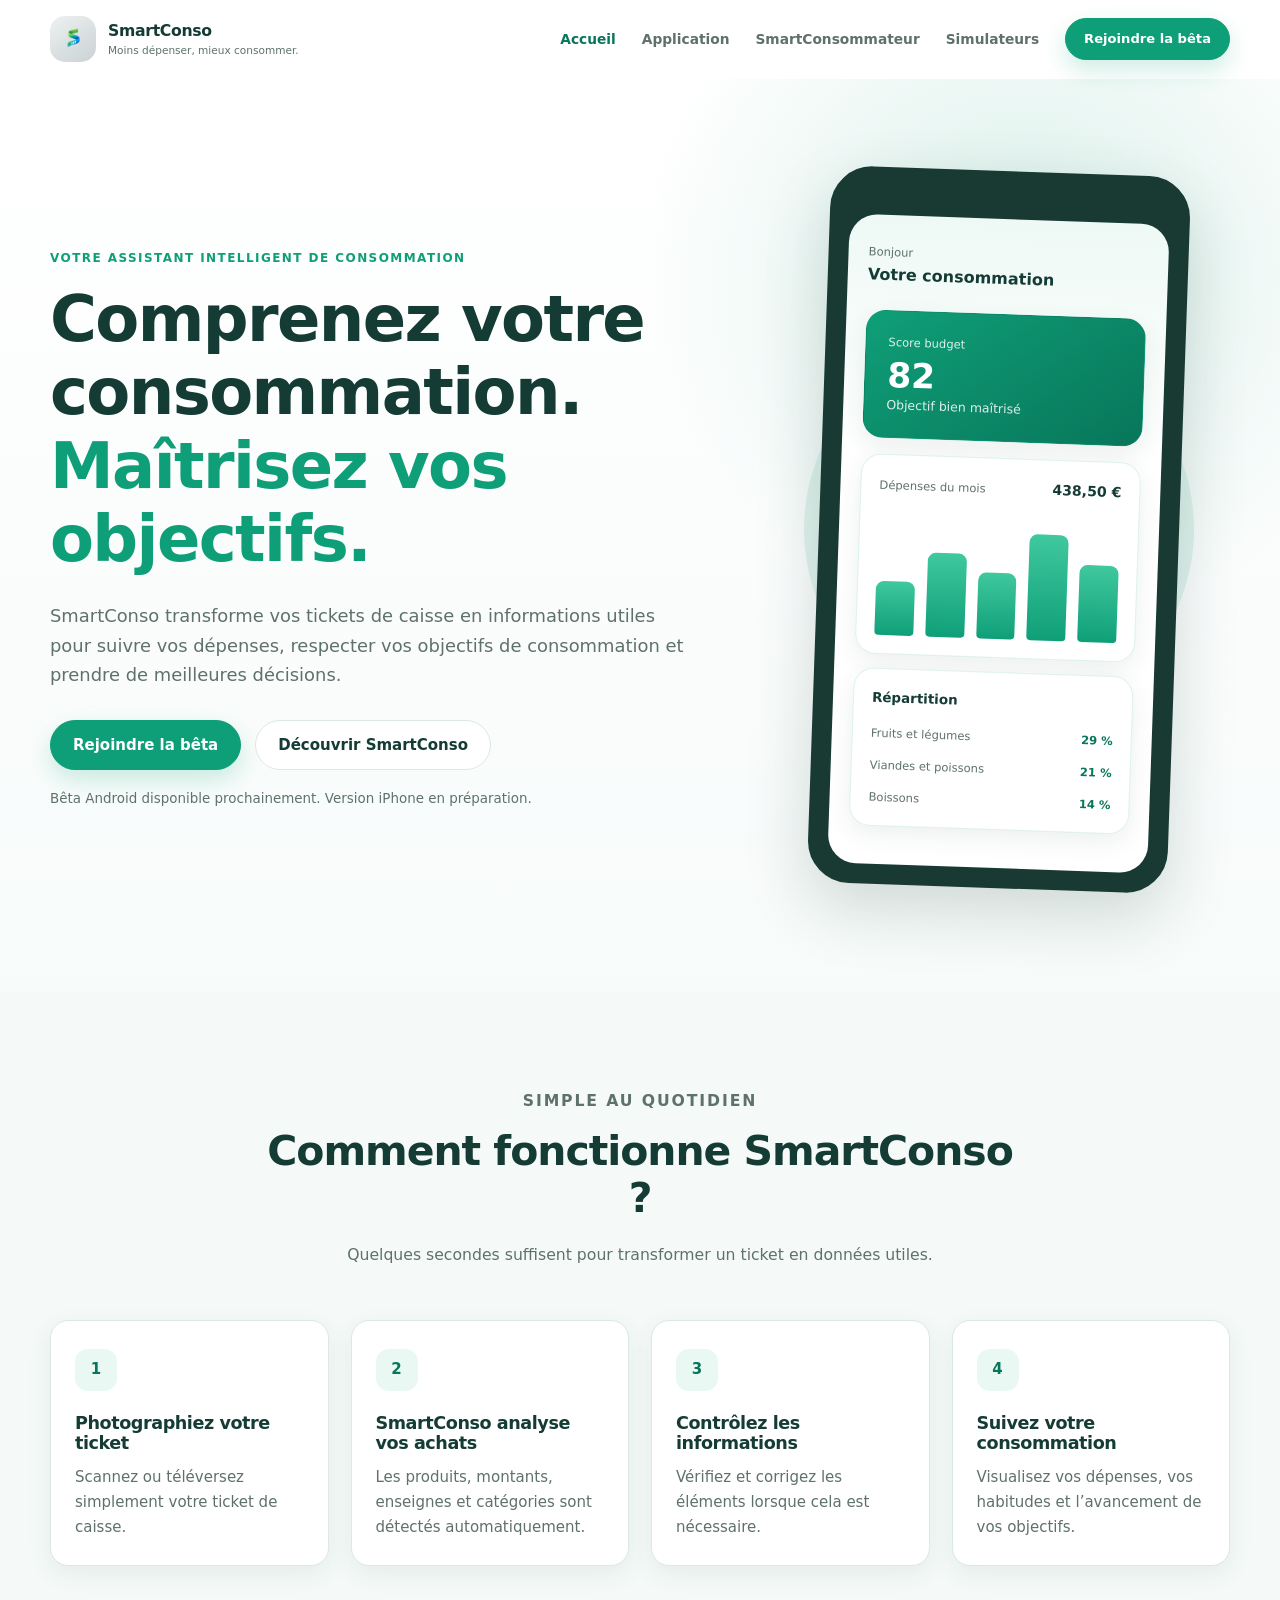
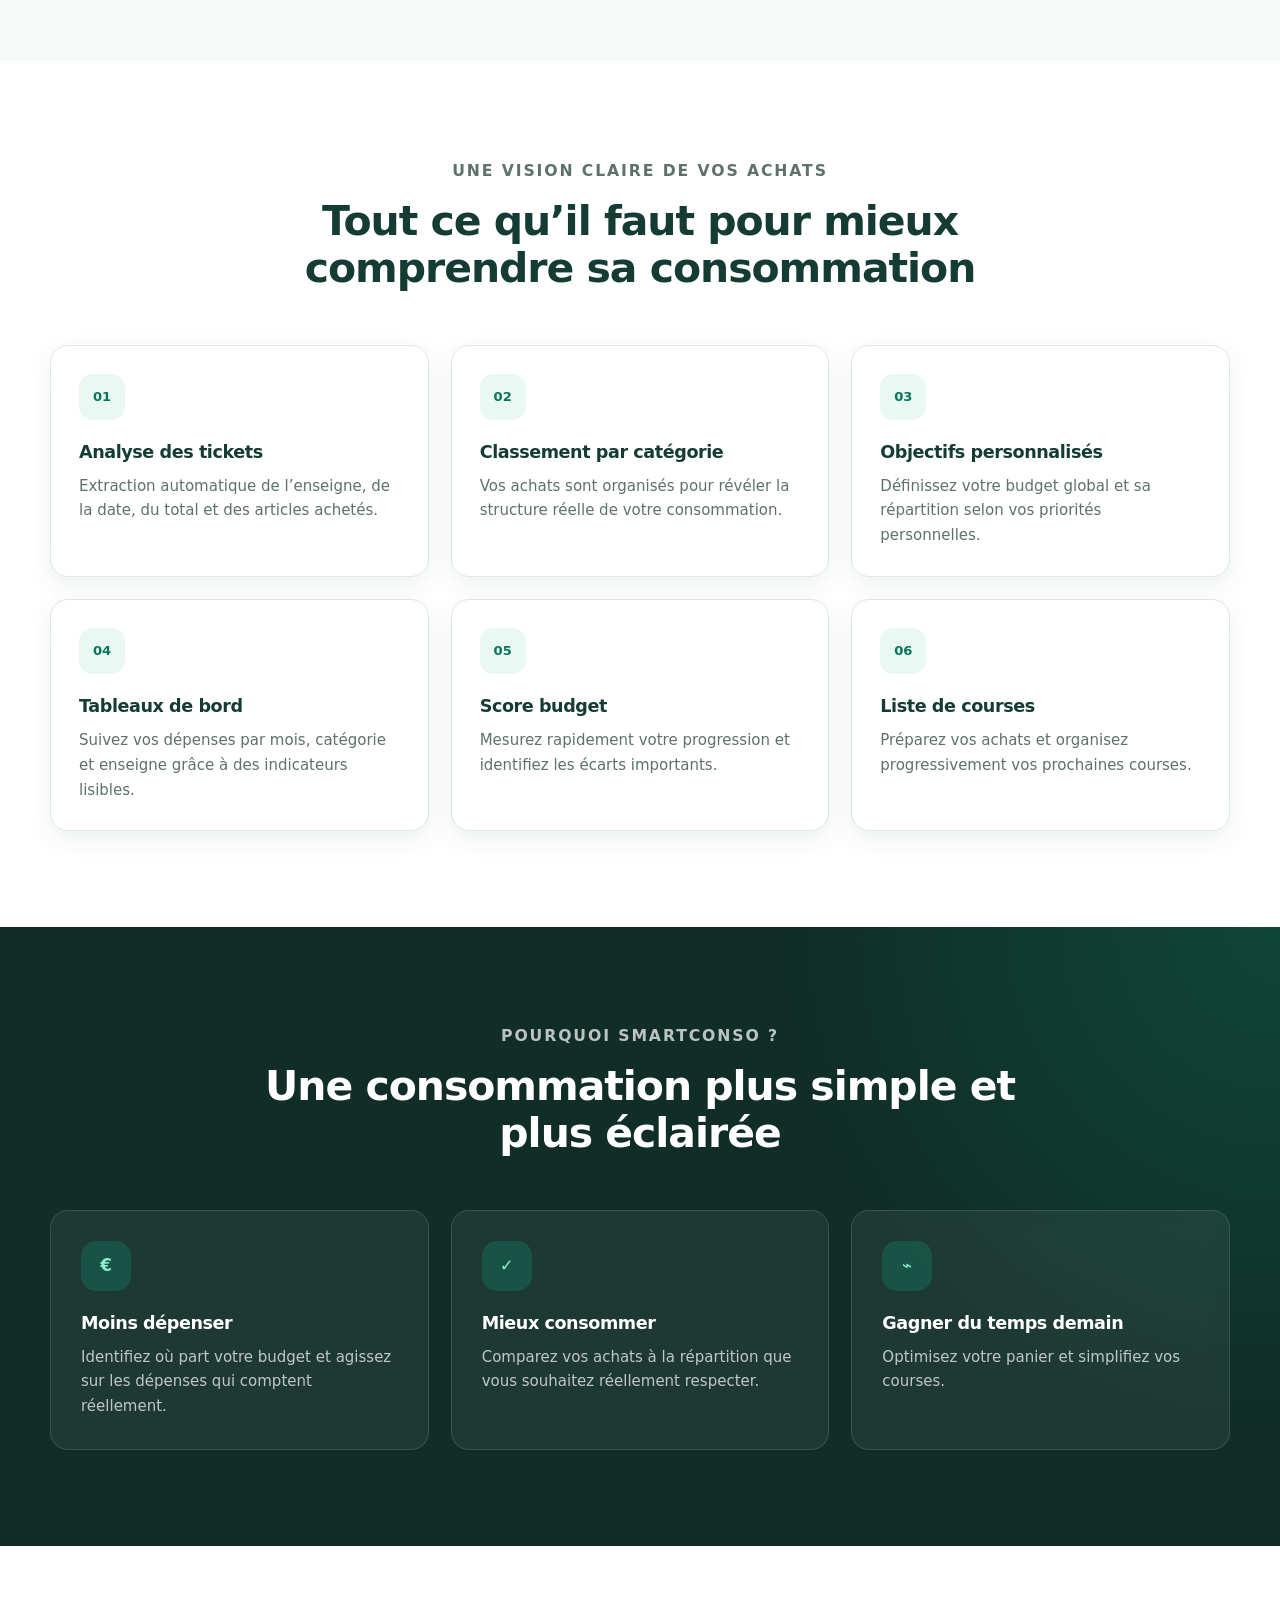
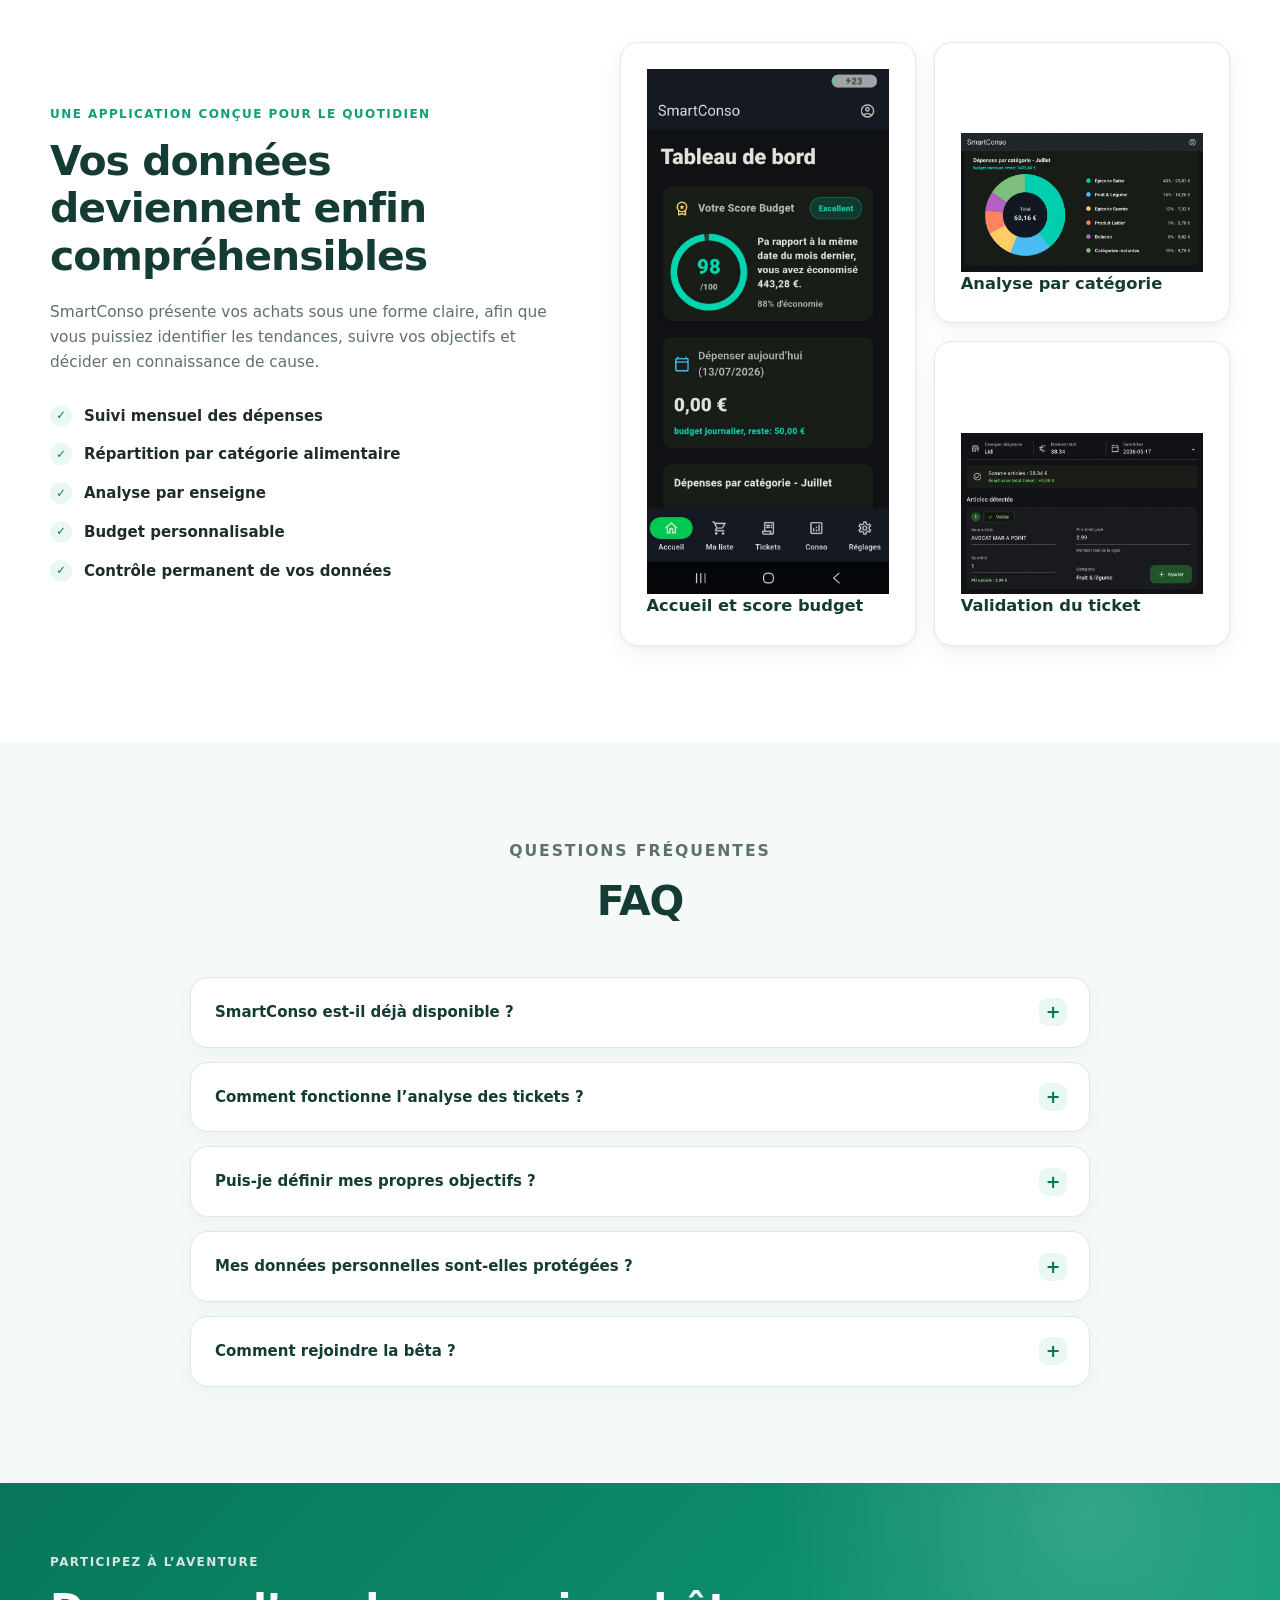
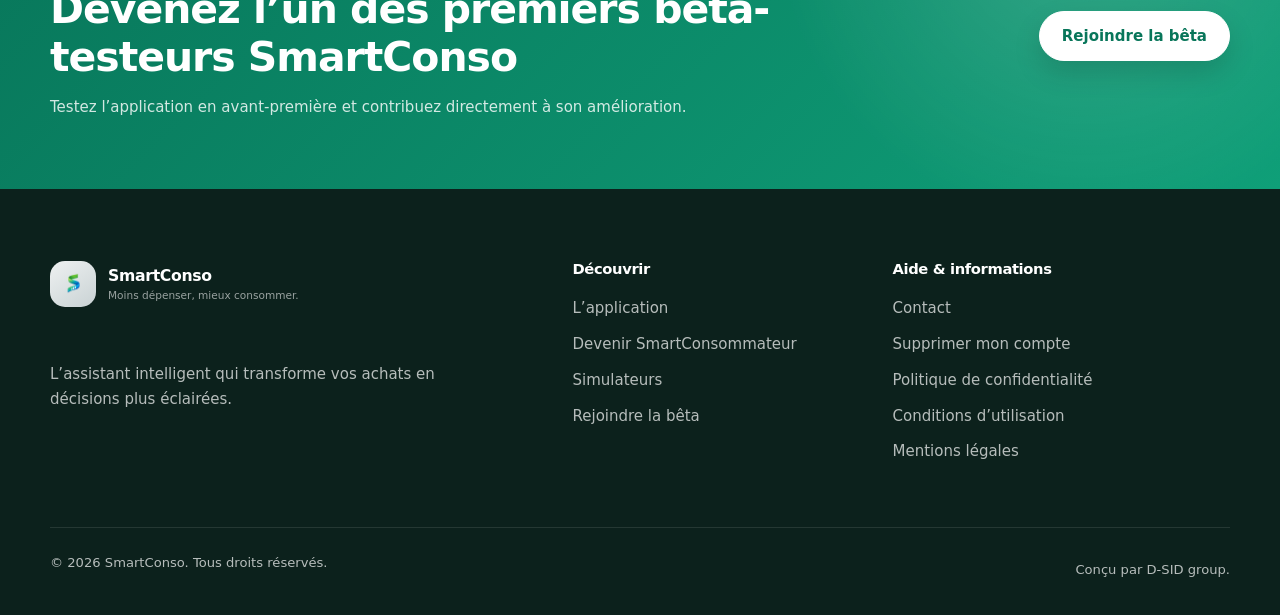
<file: index.html>
<!doctype html>
<html lang="fr">
<head>
  <meta charset="utf-8">
  <meta name="viewport" content="width=device-width, initial-scale=1">
  <meta name="robots" content="index, follow, max-image-preview:large, max-snippet:-1, max-video-preview:-1">
  <meta name="author" content="SmartConso">
  <meta name="application-name" content="SmartConso">
  <meta name="theme-color" content="#0f9f78">
  <meta name="color-scheme" content="light">
  <meta name="referrer" content="strict-origin-when-cross-origin">
  <meta name="format-detection" content="telephone=no">

  <title>SmartConso – Analysez vos tickets et maîtrisez votre budget courses</title>
  <meta name="description" content="Scannez vos tickets de caisse, analysez vos dépenses alimentaires et suivez votre budget courses avec l’application SmartConso.">
  <link rel="canonical" href="https://smartconso.app/">

  <meta property="og:type" content="website">
  <meta property="og:locale" content="fr_FR">
  <meta property="og:site_name" content="SmartConso">
  <meta property="og:title" content="SmartConso – Maîtrisez votre budget courses">
  <meta property="og:description" content="Analysez vos tickets de caisse et transformez vos achats en informations utiles pour mieux gérer votre budget alimentaire.">
  <meta property="og:url" content="https://smartconso.app/">
  <meta property="og:image" content="https://smartconso.app/assets/images/logo.png">
  <meta property="og:image:secure_url" content="https://smartconso.app/assets/images/logo.png">
  <meta property="og:image:type" content="image/png">
  <meta property="og:image:width" content="1536">
  <meta property="og:image:height" content="1024">
  <meta property="og:image:alt" content="SmartConso – application de gestion du budget alimentaire">

  <meta name="twitter:card" content="summary_large_image">
  <meta name="twitter:title" content="SmartConso – Maîtrisez votre budget courses">
  <meta name="twitter:description" content="Analysez vos tickets de caisse et transformez vos achats en informations utiles pour mieux gérer votre budget alimentaire.">
  <meta name="twitter:image" content="https://smartconso.app/assets/images/logo.png">
  <meta name="twitter:image:alt" content="SmartConso – application de gestion du budget alimentaire">

  <link rel="icon" href="/favicon.ico" sizes="any">
  <link rel="shortcut icon" href="/favicon.ico">
  <link rel="icon" type="image/svg+xml" href="/favicon.svg">
  <link rel="icon" type="image/png" sizes="32x32" href="/favicon-32x32.png">
  <link rel="icon" type="image/png" sizes="16x16" href="/favicon-16x16.png">
  <link rel="apple-touch-icon" sizes="180x180" href="/apple-touch-icon.png">
  <link rel="mask-icon" href="/favicon.svg" color="#0F9F78">
  <link rel="manifest" href="/site.webmanifest">

  <link rel="stylesheet" href="assets/css/styles.css">

  <script type="application/ld+json">
{
  "@context": "https://schema.org",
  "@graph": [
    {
      "@type": "Corporation",
      "@id": "https://smartconso.app/#corporation",
      "name": "SmartConso",
      "url": "https://smartconso.app/",
      "logo": {
        "@type": "ImageObject",
        "@id": "https://smartconso.app/#logo",
        "url": "https://smartconso.app/assets/images/logo.png",
        "contentUrl": "https://smartconso.app/assets/images/logo.png",
        "width": 1536,
        "height": 1024,
        "caption": "SmartConso"
      },
      "email": "contact@smartconso.app"
    },
    {
      "@type": "WebSite",
      "@id": "https://smartconso.app/#website",
      "url": "https://smartconso.app/",
      "name": "SmartConso",
      "description": "Application d’analyse de tickets de caisse et de suivi du budget alimentaire.",
      "inLanguage": "fr-FR",
      "publisher": {
        "@id": "https://smartconso.app/#corporation"
      }
    },
    {
      "@type": "SoftwareApplication",
      "@id": "https://smartconso.app/#softwareapplication",
      "name": "SmartConso",
      "url": "https://smartconso.app/",
      "description": "Application mobile permettant de scanner des tickets de caisse, d’analyser les dépenses alimentaires et de suivre un budget courses.",
      "applicationCategory": "FinanceApplication",
      "applicationSubCategory": "Gestion du budget alimentaire",
      "operatingSystem": "Android",
      "inLanguage": "fr-FR",
      "isAccessibleForFree": true,
      "publisher": {
        "@id": "https://smartconso.app/#corporation"
      },
      "offers": {
        "@type": "Offer",
        "price": "0",
        "priceCurrency": "EUR",
        "availability": "https://schema.org/PreOrder",
        "url": "https://smartconso.app/beta.html"
      }
    },
    {
      "@type": "ImageObject",
      "@id": "https://smartconso.app/#primaryimage",
      "url": "https://smartconso.app/assets/images/logo.png",
      "contentUrl": "https://smartconso.app/assets/images/logo.png",
      "width": 1536,
      "height": 1024,
      "caption": "SmartConso – application de gestion du budget alimentaire"
    },
    {
      "@type": "WebPage",
      "@id": "https://smartconso.app/#webpage",
      "url": "https://smartconso.app/",
      "name": "SmartConso – Analysez vos tickets et maîtrisez votre budget courses",
      "description": "Scannez vos tickets de caisse, analysez vos dépenses alimentaires et suivez votre budget courses avec l’application SmartConso.",
      "isPartOf": {
        "@id": "https://smartconso.app/#website"
      },
      "about": {
        "@id": "https://smartconso.app/#softwareapplication"
      },
      "publisher": {
        "@id": "https://smartconso.app/#corporation"
      },
      "inLanguage": "fr-FR",
      "primaryImageOfPage": {
        "@id": "https://smartconso.app/#primaryimage"
      }
    },
    {
      "@type": "FAQPage",
      "@id": "https://smartconso.app/#faq",
      "mainEntity": [
        {
          "@type": "Question",
          "name": "SmartConso est-il déjà disponible ?",
          "acceptedAnswer": {
            "@type": "Answer",
            "text": "SmartConso est actuellement en préparation pour une première phase de bêta privée sur Android. Une version iPhone suivra."
          }
        },
        {
          "@type": "Question",
          "name": "Comment fonctionne l’analyse des tickets ?",
          "acceptedAnswer": {
            "@type": "Answer",
            "text": "L’application extrait les informations du ticket, classe les achats et permet à l’utilisateur de vérifier les résultats avant leur enregistrement."
          }
        },
        {
          "@type": "Question",
          "name": "Puis-je définir mes propres objectifs ?",
          "acceptedAnswer": {
            "@type": "Answer",
            "text": "Oui. Vous pouvez définir un budget global et répartir ce budget entre plusieurs catégories selon vos priorités."
          }
        },
        {
          "@type": "Question",
          "name": "Mes données personnelles sont-elles protégées ?",
          "acceptedAnswer": {
            "@type": "Answer",
            "text": "La confidentialité et le contrôle des données font partie des engagements fondamentaux de SmartConso."
          }
        },
        {
          "@type": "Question",
          "name": "Comment rejoindre la bêta ?",
          "acceptedAnswer": {
            "@type": "Answer",
            "text": "Remplissez le formulaire de candidature. Les participants seront contactés progressivement selon les prochaines vagues de test."
          }
        }
      ]
    }
  ]
}
  </script>
<!-- Google Analytics -->
<script async src="https://www.googletagmanager.com/gtag/js?id=G-0S87CLV04W"></script>
<script>
window.dataLayer = window.dataLayer || [];
function gtag(){dataLayer.push(arguments);}
gtag('js', new Date());
gtag('config', 'G-0S87CLV04W');
</script>

<script src="assets/js/main.js" defer></script>
</head>

<body>
  <a class="skip-link" href="#main-content">
    Aller au contenu principal
  </a>

  <header class="site-header" data-site-header>
    <div class="container header-container">
      <a class="brand" href="index.html" aria-label="Accueil SmartConso">
        <span class="brand-mark" aria-hidden="true"><img
            class="brand-logo"
            src="assets/images/logo.png"
            alt="SmartConso"
        ></span>

        <span class="brand-text">
          <strong>SmartConso</strong>
          <small>Moins dépenser, mieux consommer.</small>
        </span>
      </a>

      <button
        class="navigation-toggle"
        type="button"
        aria-label="Ouvrir le menu"
        aria-expanded="false"
        aria-controls="main-navigation"
        data-navigation-toggle
      >
        <span></span>
        <span></span>
        <span></span>
      </button>
      <nav id="main-navigation" class="main-navigation" aria-label="Navigation principale" data-main-navigation>
        <a href="index.html" aria-current="page">Accueil</a>
        <a href="application/">Application</a>
        <a href="smartconsommateur/">SmartConsommateur</a>
        <a href="simulateurs/">Simulateurs</a>
        <a class="button button-small" href="beta.html">Rejoindre la bêta</a>
      </nav>
    </div>
  </header>

  <main id="main-content">
    <section class="hero">
      <div class="container hero-grid">
        <div class="hero-content">
          <p class="eyebrow">Votre assistant intelligent de consommation</p>

          <h1>
            Comprenez votre consommation.
            <span>Maîtrisez vos objectifs.</span>
          </h1>

          <p class="hero-description">
            SmartConso transforme vos tickets de caisse en informations utiles
            pour suivre vos dépenses, respecter vos objectifs de consommation
            et prendre de meilleures décisions.
          </p>

          <div class="hero-actions">
            <a class="button" href="beta.html">
              Rejoindre la bêta
            </a>

            <a class="button button-secondary" href="#fonctionnement">
              Découvrir SmartConso
            </a>
          </div>

          <p class="beta-note">
            Bêta Android disponible prochainement. Version iPhone en préparation.
          </p>
        </div>

        <div class="hero-visual" aria-label="Aperçu de SmartConso">
          <div class="phone-preview">
            <div class="phone-top-bar"></div>

            <div class="phone-screen">
              <div class="preview-header">
                <span>Bonjour</span>
                <strong>Votre consommation</strong>
              </div>

              <article class="preview-score-card">
                <span>Score budget</span>
                <strong>82</strong>
                <small>Objectif bien maîtrisé</small>
              </article>

              <article class="preview-card">
                <div class="preview-card-header">
                  <span>Dépenses du mois</span>
                  <strong>438,50 €</strong>
                </div>

                <div class="preview-chart" aria-hidden="true">
                  <span style="height: 45%"></span>
                  <span style="height: 70%"></span>
                  <span style="height: 55%"></span>
                  <span style="height: 88%"></span>
                  <span style="height: 64%"></span>
                </div>
              </article>

              <article class="preview-card preview-categories">
                <strong>Répartition</strong>

                <div>
                  <span>Fruits et légumes</span>
                  <b>29 %</b>
                </div>

                <div>
                  <span>Viandes et poissons</span>
                  <b>21 %</b>
                </div>

                <div>
                  <span>Boissons</span>
                  <b>14 %</b>
                </div>
              </article>
            </div>
          </div>
        </div>
      </div>
    </section>

    <section
      id="fonctionnement"
      class="section section-soft"
      aria-labelledby="fonctionnement-title"
    >
      <div class="container">
        <div class="section-heading">
          <p class="eyebrow">Simple au quotidien</p>
          <h2 id="fonctionnement-title">Comment fonctionne SmartConso ?</h2>
          <p>
            Quelques secondes suffisent pour transformer un ticket en données
            utiles.
          </p>
        </div>

        <div class="steps-grid">
          <article class="step-card">
            <span class="step-number">1</span>
            <h3>Photographiez votre ticket</h3>
            <p>
              Scannez ou téléversez simplement votre ticket de caisse.
            </p>
          </article>

          <article class="step-card">
            <span class="step-number">2</span>
            <h3>SmartConso analyse vos achats</h3>
            <p>
              Les produits, montants, enseignes et catégories sont détectés
              automatiquement.
            </p>
          </article>

          <article class="step-card">
            <span class="step-number">3</span>
            <h3>Contrôlez les informations</h3>
            <p>
              Vérifiez et corrigez les éléments lorsque cela est nécessaire.
            </p>
          </article>

          <article class="step-card">
            <span class="step-number">4</span>
            <h3>Suivez votre consommation</h3>
            <p>
              Visualisez vos dépenses, vos habitudes et l’avancement de vos
              objectifs.
            </p>
          </article>
        </div>
      </div>
    </section>

    <section
      id="fonctionnalites"
      class="section"
      aria-labelledby="fonctionnalites-title"
    >
      <div class="container">
        <div class="section-heading">
          <p class="eyebrow">Une vision claire de vos achats</p>
          <h2 id="fonctionnalites-title">
            Tout ce qu’il faut pour mieux comprendre sa consommation
          </h2>
        </div>

        <div class="features-grid">
          <article class="feature-card">
            <span class="feature-icon" aria-hidden="true">01</span>
            <h3>Analyse des tickets</h3>
            <p>
              Extraction automatique de l’enseigne, de la date, du total et
              des articles achetés.
            </p>
          </article>

          <article class="feature-card">
            <span class="feature-icon" aria-hidden="true">02</span>
            <h3>Classement par catégorie</h3>
            <p>
              Vos achats sont organisés pour révéler la structure réelle de
              votre consommation.
            </p>
          </article>

          <article class="feature-card">
            <span class="feature-icon" aria-hidden="true">03</span>
            <h3>Objectifs personnalisés</h3>
            <p>
              Définissez votre budget global et sa répartition selon vos
              priorités personnelles.
            </p>
          </article>

          <article class="feature-card">
            <span class="feature-icon" aria-hidden="true">04</span>
            <h3>Tableaux de bord</h3>
            <p>
              Suivez vos dépenses par mois, catégorie et enseigne grâce à des
              indicateurs lisibles.
            </p>
          </article>

          <article class="feature-card">
            <span class="feature-icon" aria-hidden="true">05</span>
            <h3>Score budget</h3>
            <p>
              Mesurez rapidement votre progression et identifiez les écarts
              importants.
            </p>
          </article>

          <article class="feature-card">
            <span class="feature-icon" aria-hidden="true">06</span>
            <h3>Liste de courses</h3>
            <p>
              Préparez vos achats et organisez progressivement vos prochaines
              courses.
            </p>
          </article>
        </div>
      </div>
    </section>

    <section
      id="benefices"
      class="section section-dark"
      aria-labelledby="benefices-title"
    >
      <div class="container">
        <div class="section-heading section-heading-light">
          <p class="eyebrow">Pourquoi SmartConso ?</p>
          <h2 id="benefices-title">
            Une consommation plus simple et plus éclairée
          </h2>
        </div>

        <div class="benefits-grid">
          <article class="benefit-card">
            <span aria-hidden="true">€</span>
            <h3>Moins dépenser</h3>
            <p>
              Identifiez où part votre budget et agissez sur les dépenses qui
              comptent réellement.
            </p>
          </article>

          <article class="benefit-card">
            <span aria-hidden="true">✓</span>
            <h3>Mieux consommer</h3>
            <p>
              Comparez vos achats à la répartition que vous souhaitez
              réellement respecter.
            </p>
          </article>

          <article class="benefit-card">
            <span aria-hidden="true">⌁</span>
            <h3>Gagner du temps demain</h3>
            <p>
              Optimisez votre panier et simplifiez vos courses.
            </p>
          </article>
        </div>
      </div>
    </section>

    <section class="section product-preview">
      <div class="container product-preview-grid">
        <div>
          <p class="eyebrow">Une application conçue pour le quotidien</p>

          <h2>
            Vos données deviennent enfin compréhensibles
          </h2>

          <p>
            SmartConso présente vos achats sous une forme claire, afin que vous
            puissiez identifier les tendances, suivre vos objectifs et décider
            en connaissance de cause.
          </p>

          <ul class="check-list">
            <li>Suivi mensuel des dépenses</li>
            <li>Répartition par catégorie alimentaire</li>
            <li>Analyse par enseigne</li>
            <li>Budget personnalisable</li>
            <li>Contrôle permanent de vos données</li>
          </ul>
        </div>

        <div class="screenshots-placeholder">
  <article class="screenshot-card screenshot-card-main">
    <img
      src="assets/images/screenshot_home.jpeg"
      alt="Écran d’accueil SmartConso avec le score budget"
      loading="lazy"
    >

    <div class="screenshot-caption">
            <strong>Accueil et score budget</strong>
        </div>
        </article>

        <article class="screenshot-card">
            <img
            src="assets/images/screenshot_analyse_cat.png"
            alt="Écran SmartConso présentant l’analyse des dépenses par catégorie"
            loading="lazy"
            >

            <div class="screenshot-caption">
            <strong>Analyse par catégorie</strong>
            </div>
        </article>

        <article class="screenshot-card">
            <img
            src="assets/images/screenshot_validation_ticket.png"
            alt="Écran SmartConso de validation d’un ticket de caisse"
            loading="lazy"
            >

            <div class="screenshot-caption">
            <strong>Validation du ticket</strong>
            </div>
        </article>
        </div>
      </div>
    </section>

    <section
      id="faq"
      class="section section-soft"
      aria-labelledby="faq-title"
    >
      <div class="container faq-container">
        <div class="section-heading">
          <p class="eyebrow">Questions fréquentes</p>
          <h2 id="faq-title">FAQ</h2>
        </div>

        <div class="faq-list">
          <details>
            <summary>SmartConso est-il déjà disponible ?</summary>
            <p>
              SmartConso est actuellement en préparation pour une première
              phase de bêta privée sur Android. Une version iPhone suivra.
            </p>
          </details>

          <details>
            <summary>Comment fonctionne l’analyse des tickets ?</summary>
            <p>
              L’application extrait les informations du ticket, classe les
              achats et vous permet de vérifier les résultats avant leur
              enregistrement.
            </p>
          </details>

          <details>
            <summary>Puis-je définir mes propres objectifs ?</summary>
            <p>
              Oui. Vous pouvez définir un budget global et répartir ce budget
              entre plusieurs catégories selon vos priorités.
            </p>
          </details>

          <details>
            <summary>Mes données personnelles sont-elles protégées ?</summary>
            <p>
              La confidentialité et le contrôle des données font partie des
              engagements fondamentaux de SmartConso.
            </p>
          </details>

          <details>
            <summary>Comment rejoindre la bêta ?</summary>
            <p>
              Remplissez le formulaire de candidature. Les participants seront
              contactés progressivement selon les prochaines vagues de test.
            </p>
          </details>
        </div>
      </div>
    </section>

    <section class="beta-callout">
      <div class="container beta-callout-content">
        <div>
          <p class="eyebrow">Participez à l’aventure</p>
          <h2>Devenez l’un des premiers bêta-testeurs SmartConso</h2>
          <p>
            Testez l’application en avant-première et contribuez directement
            à son amélioration.
          </p>
        </div>

        <a class="button button-light" href="beta.html">
          Rejoindre la bêta
        </a>
      </div>
    </section>
  </main>
  <footer class="site-footer">
    <div class="container footer-grid footer-grid-expanded">
      <div>
        <a class="brand brand-footer" href="index.html">
          <span class="brand-mark" aria-hidden="true"><img class="brand-logo" src="assets/images/logo.png" alt=""></span>
          <span class="brand-text"><strong>SmartConso</strong><small>Moins dépenser, mieux consommer.</small></span>
        </a>
        <p class="footer-description">L’assistant intelligent qui transforme vos achats en décisions plus éclairées.</p>
      </div>
      <div>
        <h2>Découvrir</h2>
        <a href="application/">L’application</a>
        <a href="smartconsommateur/">Devenir SmartConsommateur</a>
        <a href="simulateurs/">Simulateurs</a>
        <a href="beta.html">Rejoindre la bêta</a>
      </div>
      <div>
        <h2>Aide & informations</h2>
        <a href="contact.html">Contact</a>
        <a href="delete-account/">Supprimer mon compte</a>
        <a href="privacy.html">Politique de confidentialité</a>
        <a href="terms.html">Conditions d’utilisation</a>
        <a href="legal.html">Mentions légales</a>
      </div>
    </div>
    <div class="container footer-bottom"><p>© <span data-current-year></span> SmartConso. Tous droits réservés.</p><p>Conçu par D-SID group.</p></div>
  </footer>
</body>
</html>
</file>
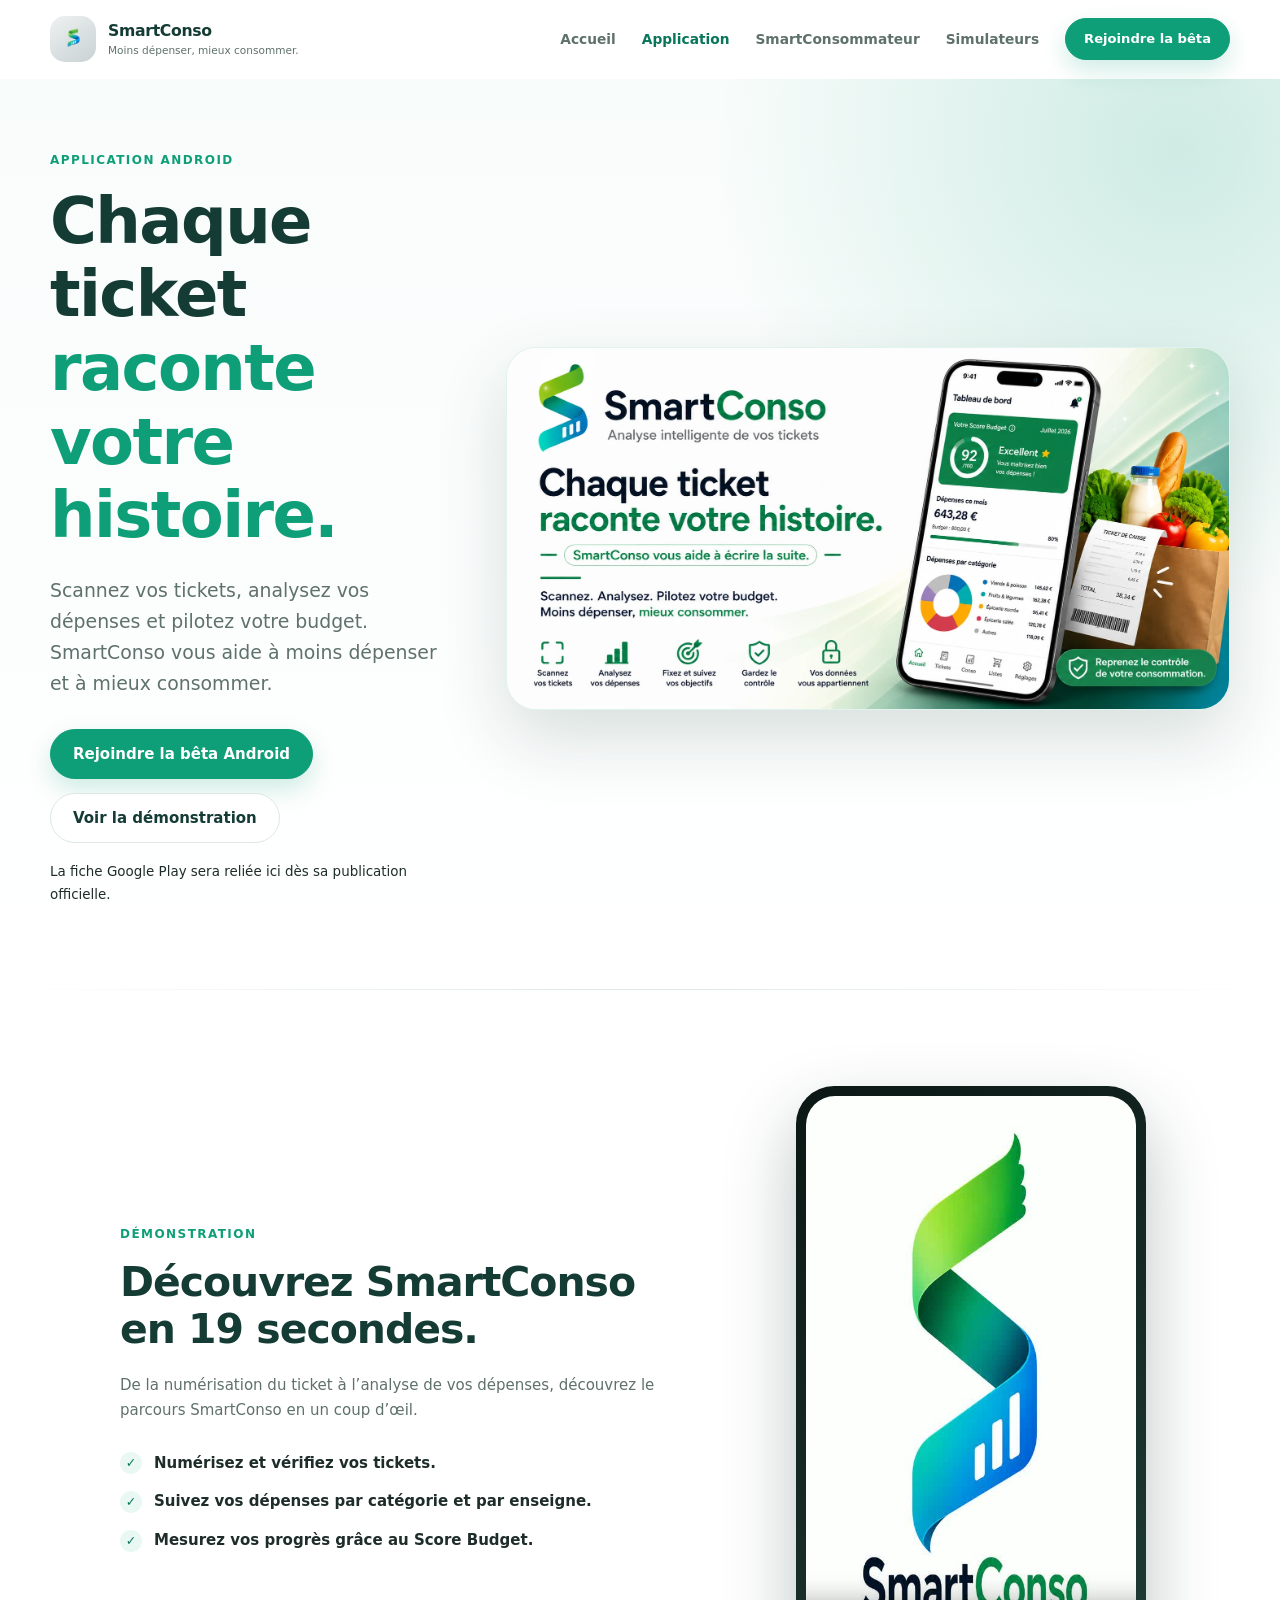
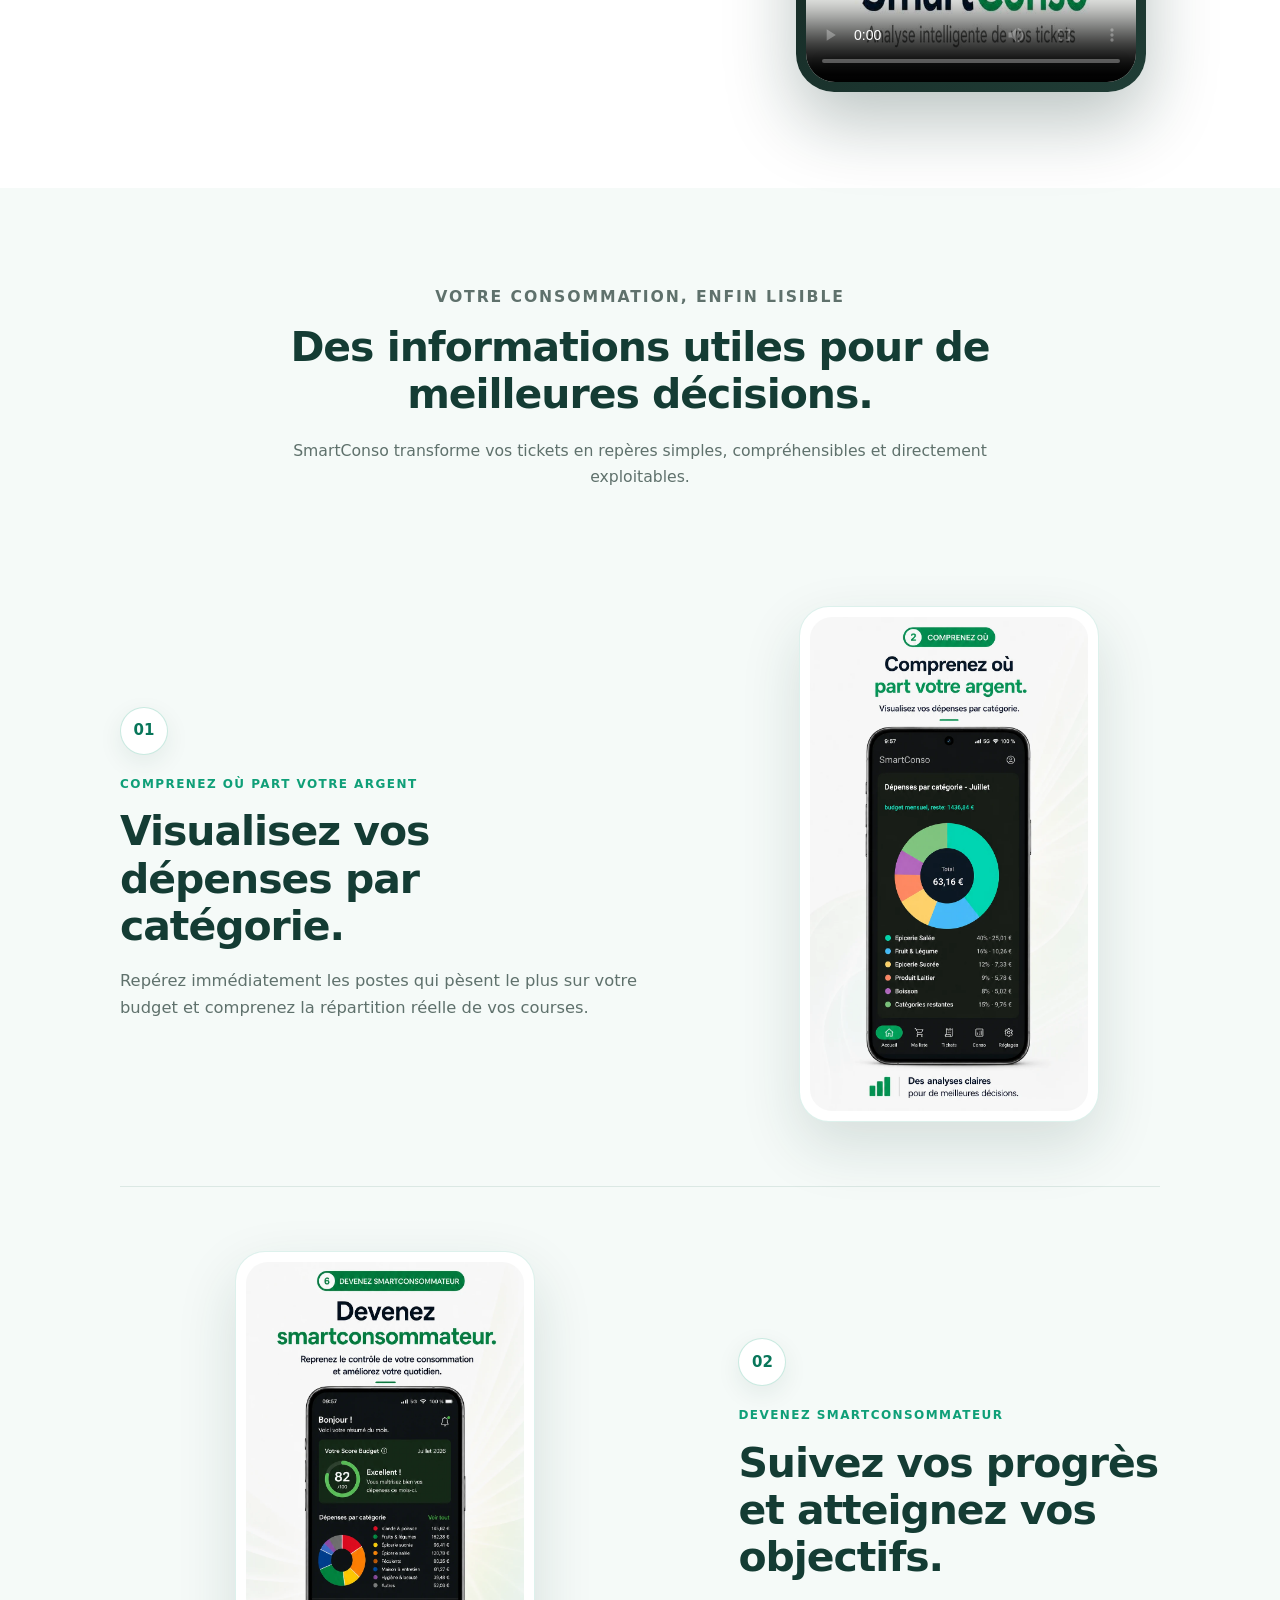
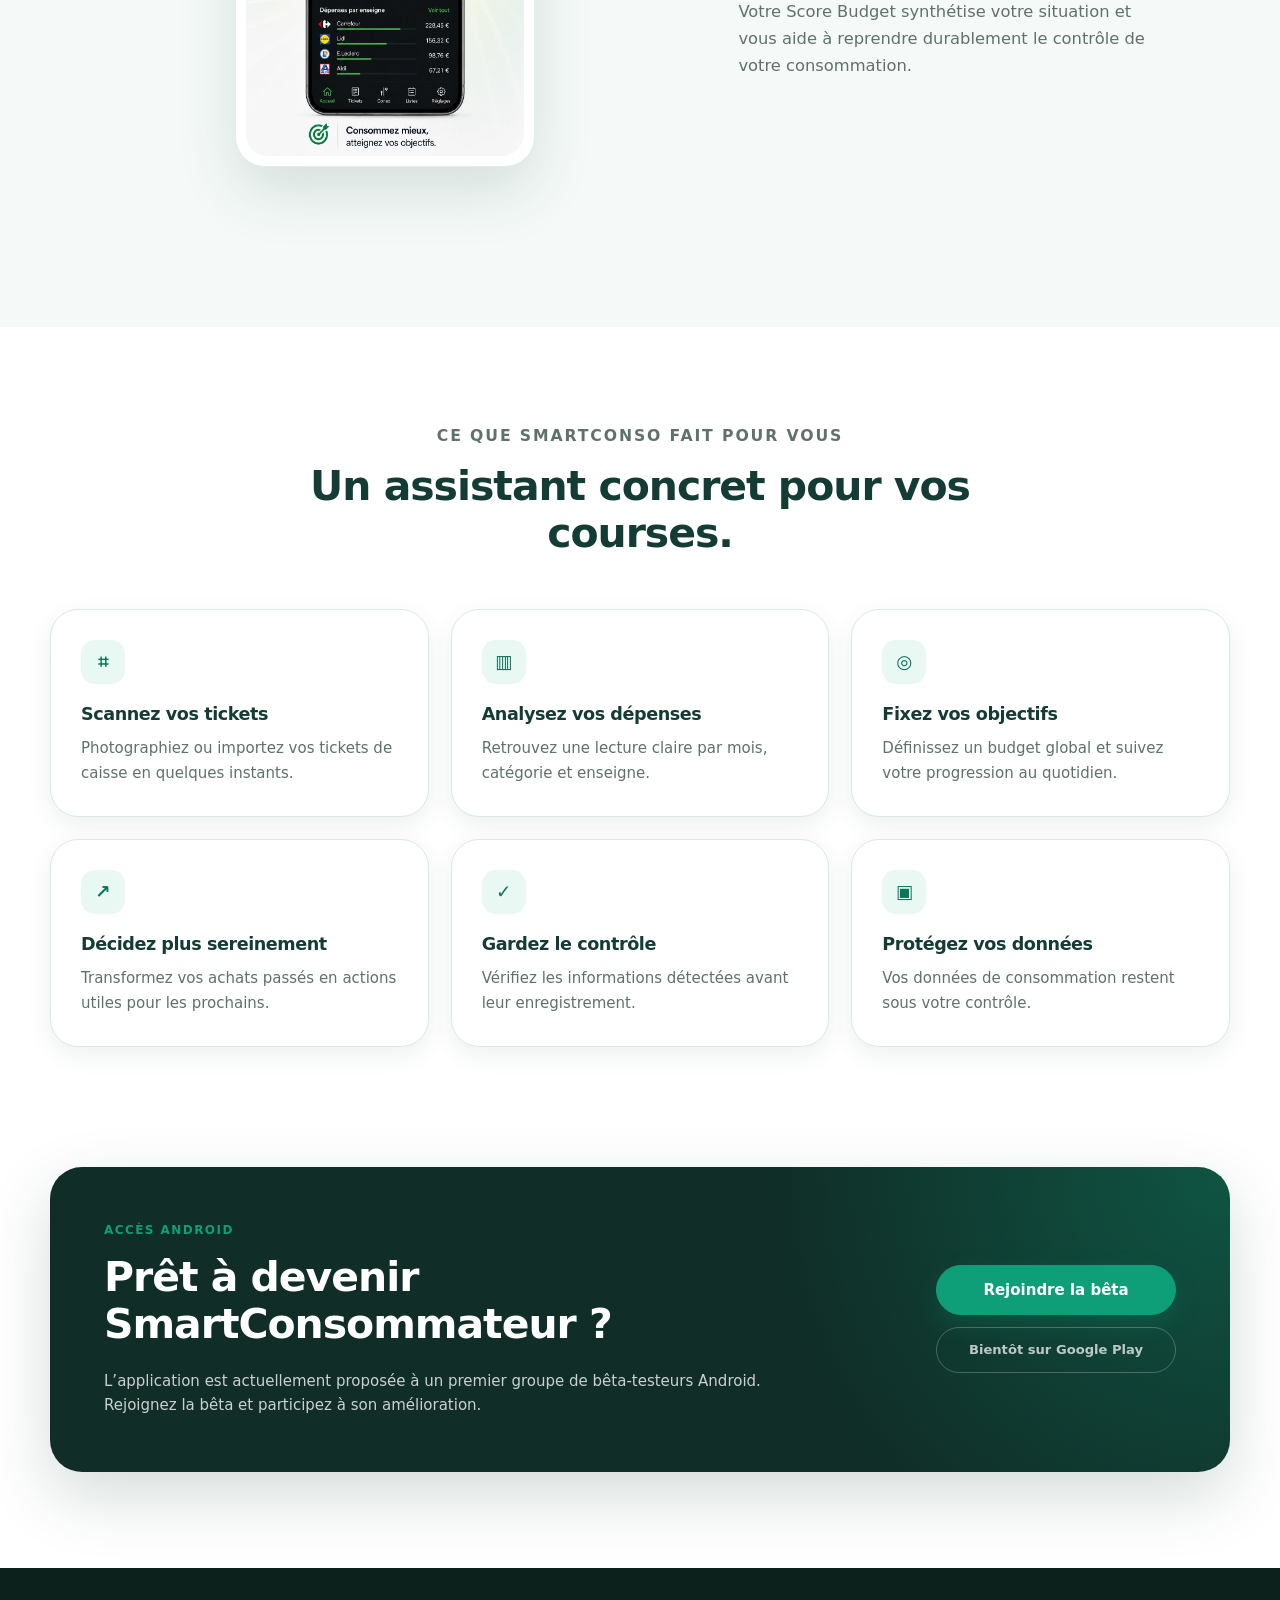
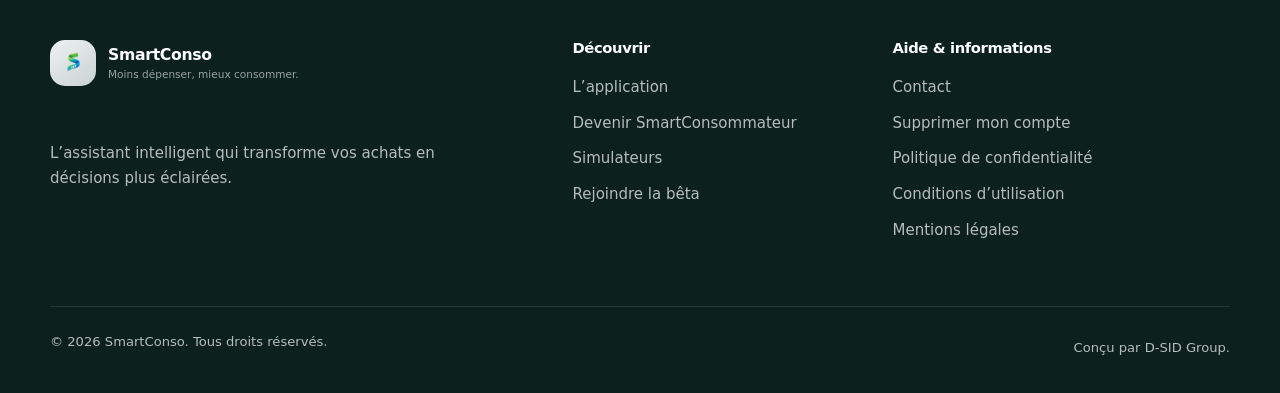
<file: application/index.html>
<!doctype html>
<html lang="fr">
<head>
  <meta charset="utf-8">
  <meta name="viewport" content="width=device-width, initial-scale=1">
  <meta name="robots" content="index, follow">
  <meta name="theme-color" content="#0f9f78">

  <link rel="icon" href="../favicon.ico" sizes="any">
  <link rel="icon" type="image/svg+xml" href="../favicon.svg">
  <link rel="apple-touch-icon" href="../apple-touch-icon.png">
  <link rel="manifest" href="../manifest.webmanifest">
  <link rel="stylesheet" href="../assets/css/styles.css">

  <script async src="https://www.googletagmanager.com/gtag/js?id=G-0S87CLV04W"></script>
  <script>
    window.dataLayer = window.dataLayer || [];
    function gtag(){dataLayer.push(arguments);}
    gtag('js', new Date());
    gtag('config', 'G-0S87CLV04W');
  </script>
  <script src="../assets/js/main.js" defer></script>

  <title>Application SmartConso – Analysez vos tickets et maîtrisez votre budget</title>
  <meta name="description" content="Découvrez SmartConso : scannez vos tickets, analysez vos dépenses par catégorie et par enseigne, suivez votre budget et devenez SmartConsommateur.">
  <link rel="canonical" href="https://smartconso.app/application/">

  <meta property="og:type" content="website">
  <meta property="og:locale" content="fr_FR">
  <meta property="og:site_name" content="SmartConso">
  <meta property="og:title" content="Application SmartConso – Reprenez le contrôle de votre consommation">
  <meta property="og:description" content="Scannez vos tickets, analysez vos dépenses et pilotez votre budget avec SmartConso.">
  <meta property="og:url" content="https://smartconso.app/application/">
  <meta property="og:image" content="https://smartconso.app/assets/images/application/feature-graphic.webp">

  <meta name="twitter:card" content="summary_large_image">
  <meta name="twitter:title" content="Application SmartConso">
  <meta name="twitter:description" content="Chaque ticket raconte votre histoire. SmartConso vous aide à écrire la suite.">
  <meta name="twitter:image" content="https://smartconso.app/assets/images/application/feature-graphic.webp">

  <script type="application/ld+json">
  {
    "@context": "https://schema.org",
    "@type": "SoftwareApplication",
    "name": "SmartConso",
    "applicationCategory": "FinanceApplication",
    "operatingSystem": "Android",
    "description": "Application de numérisation de tickets de caisse, d’analyse des dépenses et de suivi du budget courses.",
    "url": "https://smartconso.app/application/",
    "image": "https://smartconso.app/assets/images/application/feature-graphic.webp",
    "publisher": {
      "@type": "Organization",
      "name": "SmartConso",
      "url": "https://smartconso.app/"
    }
  }
  </script>
</head>
<body class="application-page">
  <a class="skip-link" href="#main-content">Aller au contenu principal</a>

  <header class="site-header" data-site-header>
    <div class="container header-container">
      <a class="brand" href="../index.html" aria-label="Accueil SmartConso">
        <span class="brand-mark" aria-hidden="true">
          <img class="brand-logo" src="../assets/images/logo.png" alt="">
        </span>
        <span class="brand-text">
          <strong>SmartConso</strong>
          <small>Moins dépenser, mieux consommer.</small>
        </span>
      </a>

      <button class="navigation-toggle" type="button" aria-label="Ouvrir le menu" aria-expanded="false" aria-controls="main-navigation" data-navigation-toggle>
        <span></span><span></span><span></span>
      </button>

      <nav id="main-navigation" class="main-navigation" aria-label="Navigation principale" data-main-navigation>
        <a href="../index.html">Accueil</a>
        <a href="../application/" aria-current="page">Application</a>
        <a href="../smartconsommateur/">SmartConsommateur</a>
        <a href="../simulateurs/">Simulateurs</a>
        <a class="button button-small" href="../beta.html">Rejoindre la bêta</a>
      </nav>
    </div>
  </header>

  <main id="main-content">
    <section class="application-hero" aria-labelledby="application-title">
      <div class="container application-hero-inner">
        <div class="application-hero-copy">
          <p class="eyebrow">Application Android</p>
          <h1 id="application-title">Chaque ticket <span>raconte votre histoire.</span></h1>
          <p class="application-lead">Scannez vos tickets, analysez vos dépenses et pilotez votre budget. SmartConso vous aide à moins dépenser et à mieux consommer.</p>
          <div class="hero-actions application-actions">
            <a class="button" href="../beta.html">Rejoindre la bêta Android</a>
            <a class="button button-secondary" href="#demo">Voir la démonstration</a>
          </div>
          <p class="availability-note">La fiche Google Play sera reliée ici dès sa publication officielle.</p>
        </div>

        <figure class="application-feature-graphic">
          <img src="../assets/images/application/feature-graphic.webp" width="2048" height="1152" alt="Présentation de l’application SmartConso avec tableau de bord, ticket de caisse et produits alimentaires" fetchpriority="high">
        </figure>
      </div>
    </section>

    <section class="section application-demo-section" id="demo" aria-labelledby="demo-title">
      <div class="container application-demo-layout">
        <div class="application-demo-copy">
          <p class="eyebrow">Démonstration</p>
          <h2 id="demo-title">Découvrez SmartConso en 19 secondes.</h2>
          <p>De la numérisation du ticket à l’analyse de vos dépenses, découvrez le parcours SmartConso en un coup d’œil.</p>
          <ul class="application-check-list">
            <li>Numérisez et vérifiez vos tickets.</li>
            <li>Suivez vos dépenses par catégorie et par enseigne.</li>
            <li>Mesurez vos progrès grâce au Score Budget.</li>
          </ul>
        </div>

        <div class="application-video-shell">
          <video controls playsinline preload="metadata" poster="../assets/images/application/video-poster.jpg" aria-label="Vidéo de démonstration de l’application SmartConso en 19 secondes">
            <source src="../assets/videos/smartconso-demo-19s.mp4" type="video/mp4">
            Votre navigateur ne prend pas en charge la lecture vidéo.
          </video>
        </div>
      </div>
    </section>

    <section class="section section-soft application-story" aria-labelledby="features-title">
      <div class="container">
        <div class="section-heading">
          <p class="eyebrow">Votre consommation, enfin lisible</p>
          <h2 id="features-title">Des informations utiles pour de meilleures décisions.</h2>
          <p>SmartConso transforme vos tickets en repères simples, compréhensibles et directement exploitables.</p>
        </div>

        <article class="application-feature-row">
          <div class="application-feature-copy">
            <span class="application-step">01</span>
            <p class="eyebrow">Comprenez où part votre argent</p>
            <h3>Visualisez vos dépenses par catégorie.</h3>
            <p>Repérez immédiatement les postes qui pèsent le plus sur votre budget et comprenez la répartition réelle de vos courses.</p>
          </div>
          <figure class="application-screenshot-card">
            <img src="../assets/images/application/depenses-categories.webp" width="864" height="1536" alt="Écran SmartConso présentant les dépenses par catégorie" loading="lazy">
          </figure>
        </article>

        <article class="application-feature-row application-feature-row-reverse">
          <div class="application-feature-copy">
            <span class="application-step">02</span>
            <p class="eyebrow">Devenez SmartConsommateur</p>
            <h3>Suivez vos progrès et atteignez vos objectifs.</h3>
            <p>Votre Score Budget synthétise votre situation et vous aide à reprendre durablement le contrôle de votre consommation.</p>
          </div>
          <figure class="application-screenshot-card">
            <img src="../assets/images/application/smartconsommateur-score.webp" width="864" height="1536" alt="Écran SmartConso présentant le Score Budget et les dépenses par enseigne" loading="lazy">
          </figure>
        </article>
      </div>
    </section>

    <section class="section application-benefits" aria-labelledby="benefits-title">
      <div class="container">
        <div class="section-heading">
          <p class="eyebrow">Ce que SmartConso fait pour vous</p>
          <h2 id="benefits-title">Un assistant concret pour vos courses.</h2>
        </div>

        <div class="application-benefit-grid">
          <article class="application-benefit-card"><span aria-hidden="true">⌗</span><h3>Scannez vos tickets</h3><p>Photographiez ou importez vos tickets de caisse en quelques instants.</p></article>
          <article class="application-benefit-card"><span aria-hidden="true">▥</span><h3>Analysez vos dépenses</h3><p>Retrouvez une lecture claire par mois, catégorie et enseigne.</p></article>
          <article class="application-benefit-card"><span aria-hidden="true">◎</span><h3>Fixez vos objectifs</h3><p>Définissez un budget global et suivez votre progression au quotidien.</p></article>
          <article class="application-benefit-card"><span aria-hidden="true">↗</span><h3>Décidez plus sereinement</h3><p>Transformez vos achats passés en actions utiles pour les prochains.</p></article>
          <article class="application-benefit-card"><span aria-hidden="true">✓</span><h3>Gardez le contrôle</h3><p>Vérifiez les informations détectées avant leur enregistrement.</p></article>
          <article class="application-benefit-card"><span aria-hidden="true">▣</span><h3>Protégez vos données</h3><p>Vos données de consommation restent sous votre contrôle.</p></article>
        </div>
      </div>
    </section>

    <section class="section application-download-section" aria-labelledby="download-title">
      <div class="container application-download-panel">
        <div>
          <p class="eyebrow">Accès Android</p>
          <h2 id="download-title">Prêt à devenir SmartConsommateur ?</h2>
          <p>L’application est actuellement proposée à un premier groupe de bêta-testeurs Android. Rejoignez la bêta et participez à son amélioration.</p>
        </div>
        <div class="application-download-actions">
          <a class="button" href="../beta.html">Rejoindre la bêta</a>
          <span class="play-store-coming" aria-label="Bientôt disponible sur Google Play">Bientôt sur Google Play</span>
        </div>
      </div>
    </section>
  </main>

  <footer class="site-footer">
    <div class="container footer-grid footer-grid-expanded">
      <div>
        <a class="brand brand-footer" href="../index.html">
          <span class="brand-mark" aria-hidden="true"><img class="brand-logo" src="../assets/images/logo.png" alt=""></span>
          <span class="brand-text"><strong>SmartConso</strong><small>Moins dépenser, mieux consommer.</small></span>
        </a>
        <p class="footer-description">L’assistant intelligent qui transforme vos achats en décisions plus éclairées.</p>
      </div>
      <div>
        <h2>Découvrir</h2>
        <a href="../application/">L’application</a>
        <a href="../smartconsommateur/">Devenir SmartConsommateur</a>
        <a href="../simulateurs/">Simulateurs</a>
        <a href="../beta.html">Rejoindre la bêta</a>
      </div>
      <div>
        <h2>Aide & informations</h2>
        <a href="../contact.html">Contact</a>
        <a href="../delete-account/">Supprimer mon compte</a>
        <a href="../privacy.html">Politique de confidentialité</a>
        <a href="../terms.html">Conditions d’utilisation</a>
        <a href="../legal.html">Mentions légales</a>
      </div>
    </div>
    <div class="container footer-bottom"><p>© <span data-current-year></span> SmartConso. Tous droits réservés.</p><p>Conçu par D-SID Group.</p></div>
  </footer>
</body>
</html>
</file>
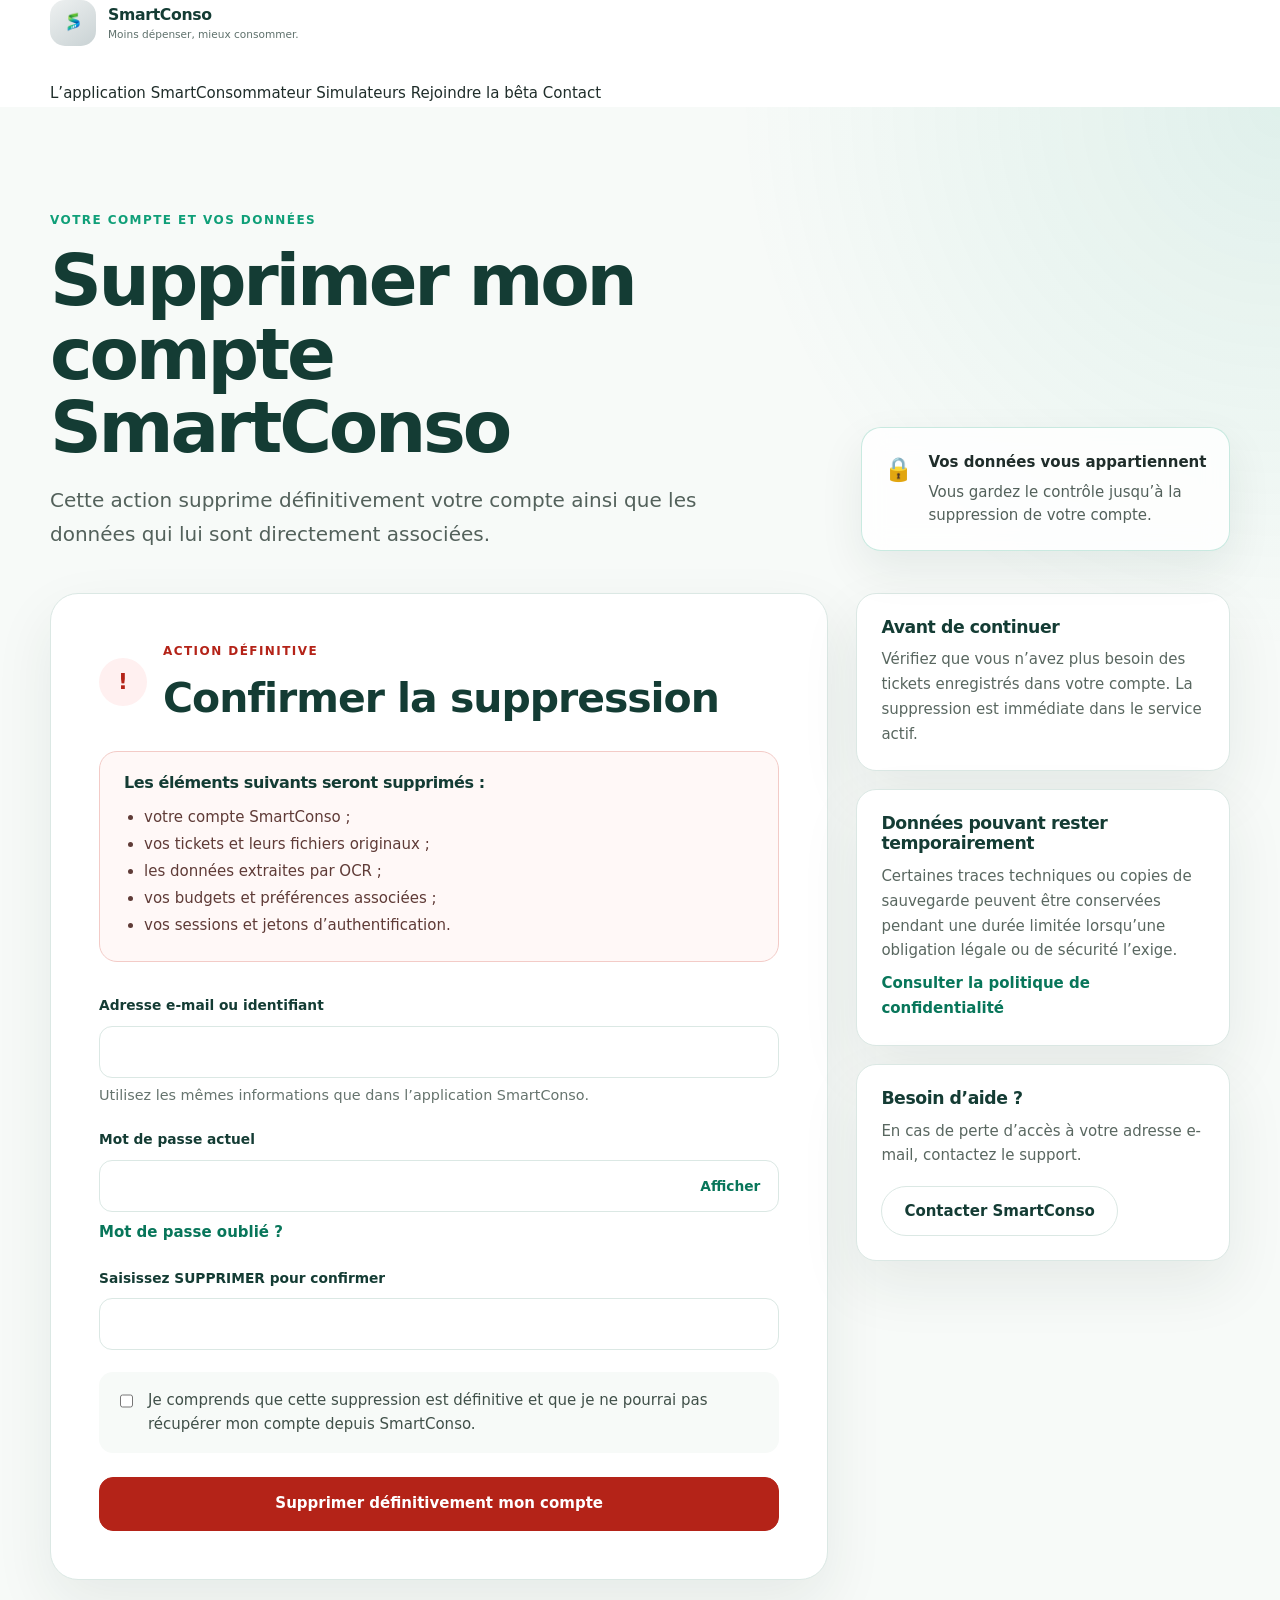
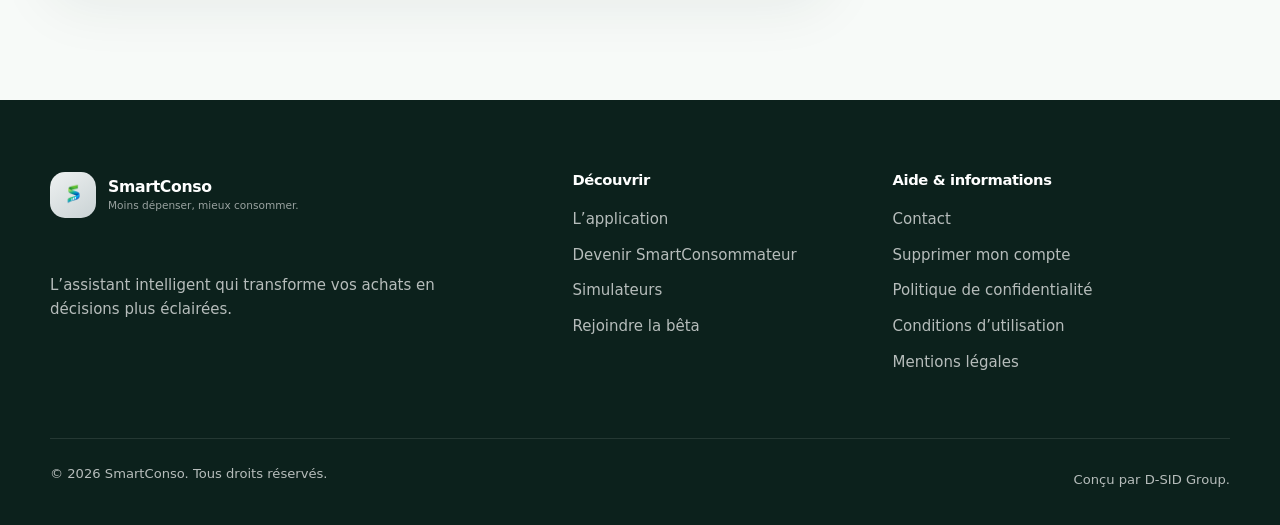
<file: delete-account/index.html>
<!DOCTYPE html>
<html lang="fr">
<head>
  <meta charset="UTF-8">
  <meta name="viewport" content="width=device-width, initial-scale=1.0">

  <title>Supprimer mon compte | SmartConso</title>
  <meta
    name="description"
    content="Supprimez définitivement votre compte SmartConso et les données qui lui sont associées."
  >
  <meta name="robots" content="noindex, follow">

  <link rel="icon" href="../assets/images/favicon.ico" sizes="any">
  <link rel="icon" href="../assets/images/favicon.svg" type="image/svg+xml">
  <link rel="apple-touch-icon" href="../assets/images/apple-touch-icon.png">

  <link rel="stylesheet" href="../assets/css/styles.css">
  <link rel="stylesheet" href="../assets/css/delete-account.css">

  <script src="../assets/js/main.js" defer></script>
  <script src="../assets/js/delete-account.js" defer></script>
</head>

<body>
  <a class="skip-link" href="#main-content">Aller au contenu</a>

  <header class="site-header">
    <div class="container header-inner">
      <a class="brand" href="../index.html" aria-label="Accueil SmartConso">
        <span class="brand-mark" aria-hidden="true">
          <img class="brand-logo" src="../assets/images/logo.png" alt="">
        </span>
        <span class="brand-text">
          <strong>SmartConso</strong>
          <small>Moins dépenser, mieux consommer.</small>
        </span>
      </a>

      <nav class="main-nav" aria-label="Navigation principale">
        <a href="../application/">L’application</a>
        <a href="../smartconsommateur/">SmartConsommateur</a>
        <a href="../simulateurs/">Simulateurs</a>
        <a href="../beta.html">Rejoindre la bêta</a>
        <a href="../contact.html">Contact</a>
      </nav>
    </div>
  </header>

  <main id="main-content" class="delete-account-main">
    <section class="delete-account-hero">
      <div class="container delete-account-hero-inner">
        <div>
          <p class="eyebrow">Votre compte et vos données</p>
          <h1>Supprimer mon compte SmartConso</h1>
          <p class="delete-account-intro">
            Cette action supprime définitivement votre compte ainsi que les
            données qui lui sont directement associées.
          </p>
        </div>

        <div class="privacy-badge" aria-label="Vos données vous appartiennent">
          <span aria-hidden="true">🔒</span>
          <div>
            <strong>Vos données vous appartiennent</strong>
            <p>Vous gardez le contrôle jusqu’à la suppression de votre compte.</p>
          </div>
        </div>
      </div>
    </section>

    <section class="delete-account-section">
      <div class="container delete-account-layout">
        <article class="delete-account-card">
          <div class="delete-account-card-header">
            <span class="danger-icon" aria-hidden="true">!</span>
            <div>
              <p class="eyebrow danger-eyebrow">Action définitive</p>
              <h2>Confirmer la suppression</h2>
            </div>
          </div>

          <div class="deletion-summary">
            <h3>Les éléments suivants seront supprimés :</h3>
            <ul>
              <li>votre compte SmartConso ;</li>
              <li>vos tickets et leurs fichiers originaux ;</li>
              <li>les données extraites par OCR ;</li>
              <li>vos budgets et préférences associées ;</li>
              <li>vos sessions et jetons d’authentification.</li>
            </ul>
          </div>

          <form id="delete-account-form" novalidate>
            <div class="form-field">
              <label for="login">Adresse e-mail ou identifiant</label>
              <input
                id="login"
                name="login"
                type="text"
                autocomplete="username"
                required
                aria-describedby="login-help"
              >
              <p id="login-help" class="field-help">
                Utilisez les mêmes informations que dans l’application SmartConso.
              </p>
            </div>

            <div class="form-field">
              <label for="password">Mot de passe actuel</label>
              <div class="password-field">
                <input
                  id="password"
                  name="password"
                  type="password"
                  autocomplete="current-password"
                  required
                >
                <button
                  class="password-toggle"
                  type="button"
                  data-password-toggle
                  aria-controls="password"
                  aria-pressed="false"
                >
                  Afficher
                </button>
              </div>
              <a class="inline-link" href="../forgot-password.html">
                Mot de passe oublié ?
              </a>
            </div>

            <div class="form-field">
              <label for="confirmation">
                Saisissez <strong>SUPPRIMER</strong> pour confirmer
              </label>
              <input
                id="confirmation"
                name="confirmation"
                type="text"
                autocomplete="off"
                spellcheck="false"
                required
              >
            </div>

            <label class="confirmation-checkbox">
              <input id="understand" name="understand" type="checkbox" required>
              <span>
                Je comprends que cette suppression est définitive et que je ne
                pourrai pas récupérer mon compte depuis SmartConso.
              </span>
            </label>

            <div
              id="form-message"
              class="form-message"
              role="status"
              aria-live="polite"
              hidden
            ></div>

            <button id="delete-submit" class="danger-button" type="submit">
              <span class="button-label">Supprimer définitivement mon compte</span>
              <span class="button-spinner" aria-hidden="true"></span>
            </button>
          </form>
        </article>

        <aside class="delete-account-aside" aria-label="Informations importantes">
          <div class="info-card">
            <h2>Avant de continuer</h2>
            <p>
              Vérifiez que vous n’avez plus besoin des tickets enregistrés dans
              votre compte. La suppression est immédiate dans le service actif.
            </p>
          </div>

          <div class="info-card">
            <h2>Données pouvant rester temporairement</h2>
            <p>
              Certaines traces techniques ou copies de sauvegarde peuvent être
              conservées pendant une durée limitée lorsqu’une obligation légale
              ou de sécurité l’exige.
            </p>
            <a class="inline-link" href="../privacy.html">
              Consulter la politique de confidentialité
            </a>
          </div>

          <div class="info-card">
            <h2>Besoin d’aide ?</h2>
            <p>
              En cas de perte d’accès à votre adresse e-mail, contactez le support.
            </p>
            <a class="button button-secondary" href="../contact.html">
              Contacter SmartConso
            </a>
          </div>
        </aside>
      </div>
    </section>

    <section id="deletion-success" class="deletion-success" hidden>
      <div class="container">
        <div class="success-card">
          <span class="success-icon" aria-hidden="true">✓</span>
          <p class="eyebrow">Compte supprimé</p>
          <h2>Votre compte SmartConso a bien été supprimé</h2>
          <p>
            Vos données directement associées au compte ont été supprimées.
            Vous pouvez fermer cette page.
          </p>
          <a class="button" href="../index.html">Retour à l’accueil</a>
        </div>
      </div>
    </section>
  </main>

  <footer class="site-footer">
    <div class="container footer-grid footer-grid-expanded">
      <div>
        <a class="brand brand-footer" href="../index.html">
          <span class="brand-mark" aria-hidden="true">
            <img class="brand-logo" src="../assets/images/logo.png" alt="">
          </span>
          <span class="brand-text">
            <strong>SmartConso</strong>
            <small>Moins dépenser, mieux consommer.</small>
          </span>
        </a>
        <p class="footer-description">
          L’assistant intelligent qui transforme vos achats en décisions plus éclairées.
        </p>
      </div>

      <div>
        <h2>Découvrir</h2>
        <a href="../application/">L’application</a>
        <a href="../smartconsommateur/">Devenir SmartConsommateur</a>
        <a href="../simulateurs/">Simulateurs</a>
        <a href="../beta.html">Rejoindre la bêta</a>
      </div>

      <div>
        <h2>Aide & informations</h2>
        <a href="../contact.html">Contact</a>
        <a href="./" aria-current="page">Supprimer mon compte</a>
        <a href="../privacy.html">Politique de confidentialité</a>
        <a href="../terms.html">Conditions d’utilisation</a>
        <a href="../legal.html">Mentions légales</a>
      </div>
    </div>

    <div class="container footer-bottom">
      <p>© <span data-current-year></span> SmartConso. Tous droits réservés.</p>
      <p>Conçu par D-SID Group.</p>
    </div>
  </footer>
</body>
</html>
</file>
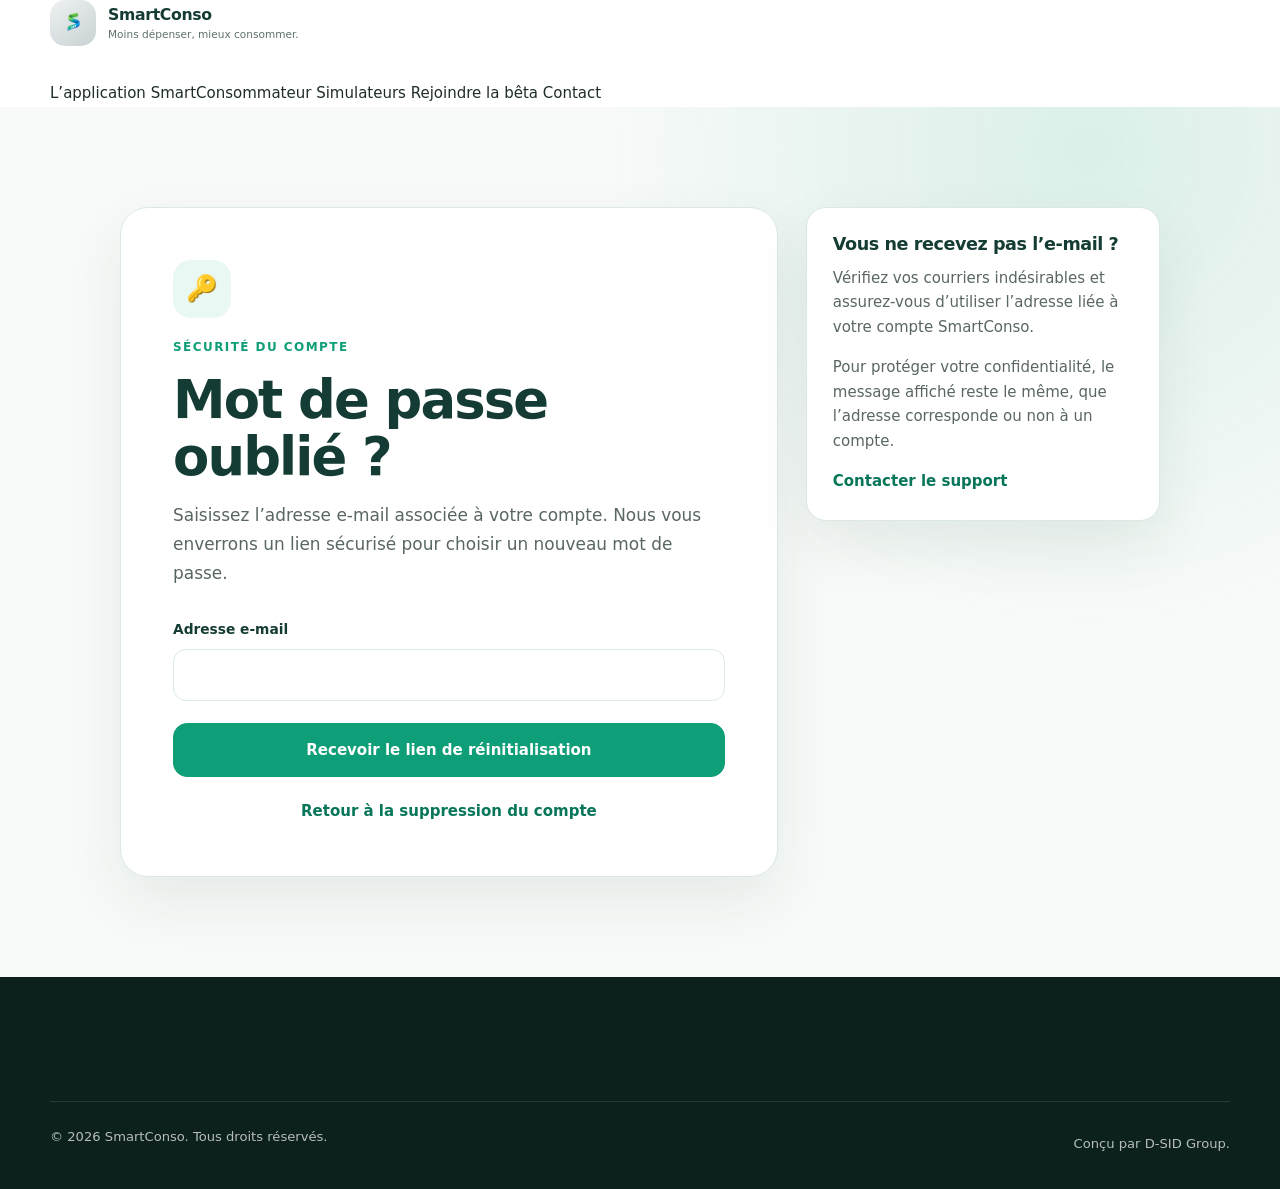
<file: forgot-password/index.html>
<!DOCTYPE html>
<html lang="fr">
<head>
  <meta charset="UTF-8">
  <meta name="viewport" content="width=device-width, initial-scale=1.0">
  <link rel="icon" href="../assets/images/favicon.ico" sizes="any">
  <link rel="icon" href="../assets/images/favicon.svg" type="image/svg+xml">
  <link rel="apple-touch-icon" href="../assets/images/apple-touch-icon.png">
  <link rel="stylesheet" href="../assets/css/styles.css">
  <link rel="stylesheet" href="../assets/css/password-reset.css">

  <title>Mot de passe oublié | SmartConso</title>
  <meta name="description" content="Recevez un lien sécurisé pour réinitialiser votre mot de passe SmartConso.">
  <meta name="robots" content="noindex, follow">
  <script src="../assets/js/main.js" defer></script>
  <script src="../assets/js/forgot-password.js" defer></script>
</head>
<body>
  <a class="skip-link" href="#main-content">Aller au contenu</a>

  <header class="site-header">
    <div class="container header-inner">
      <a class="brand" href="../index.html" aria-label="Accueil SmartConso">
        <span class="brand-mark" aria-hidden="true">
          <img class="brand-logo" src="../assets/images/logo.png" alt="">
        </span>
        <span class="brand-text">
          <strong>SmartConso</strong>
          <small>Moins dépenser, mieux consommer.</small>
        </span>
      </a>
      <nav class="main-nav" aria-label="Navigation principale">
        <a href="../application/">L’application</a>
        <a href="../smartconsommateur/">SmartConsommateur</a>
        <a href="../simulateurs/">Simulateurs</a>
        <a href="../beta.html">Rejoindre la bêta</a>
        <a href="../contact.html">Contact</a>
      </nav>
    </div>
  </header>

  <main id="main-content" class="password-page">
    <section class="password-hero">
      <div class="container password-shell">
        <article class="password-card">
          <div class="password-icon" aria-hidden="true">🔑</div>
          <p class="eyebrow">Sécurité du compte</p>
          <h1>Mot de passe oublié ?</h1>
          <p class="password-intro">
            Saisissez l’adresse e-mail associée à votre compte. Nous vous
            enverrons un lien sécurisé pour choisir un nouveau mot de passe.
          </p>

          <form id="forgot-password-form" novalidate>
            <div class="form-field">
              <label for="email">Adresse e-mail</label>
              <input
                id="email"
                name="email"
                type="email"
                autocomplete="email"
                inputmode="email"
                required
              >
            </div>

            <div
              id="forgot-message"
              class="form-message"
              role="status"
              aria-live="polite"
              hidden
            ></div>

            <button id="forgot-submit" class="primary-action" type="submit">
              <span class="button-label">Recevoir le lien de réinitialisation</span>
              <span class="button-spinner" aria-hidden="true"></span>
            </button>
          </form>

          <p class="password-footer-link">
            <a href="../delete-account/">Retour à la suppression du compte</a>
          </p>
        </article>

        <aside class="password-help">
          <h2>Vous ne recevez pas l’e-mail ?</h2>
          <p>
            Vérifiez vos courriers indésirables et assurez-vous d’utiliser
            l’adresse liée à votre compte SmartConso.
          </p>
          <p>
            Pour protéger votre confidentialité, le message affiché reste le
            même, que l’adresse corresponde ou non à un compte.
          </p>
          <a class="inline-link" href="../contact.html">Contacter le support</a>
        </aside>
      </div>
    </section>
  </main>

  <footer class="site-footer">
    <div class="container footer-bottom">
      <p>© <span data-current-year></span> SmartConso. Tous droits réservés.</p>
      <p>Conçu par D-SID Group.</p>
    </div>
  </footer>
</body>
</html>
</file>
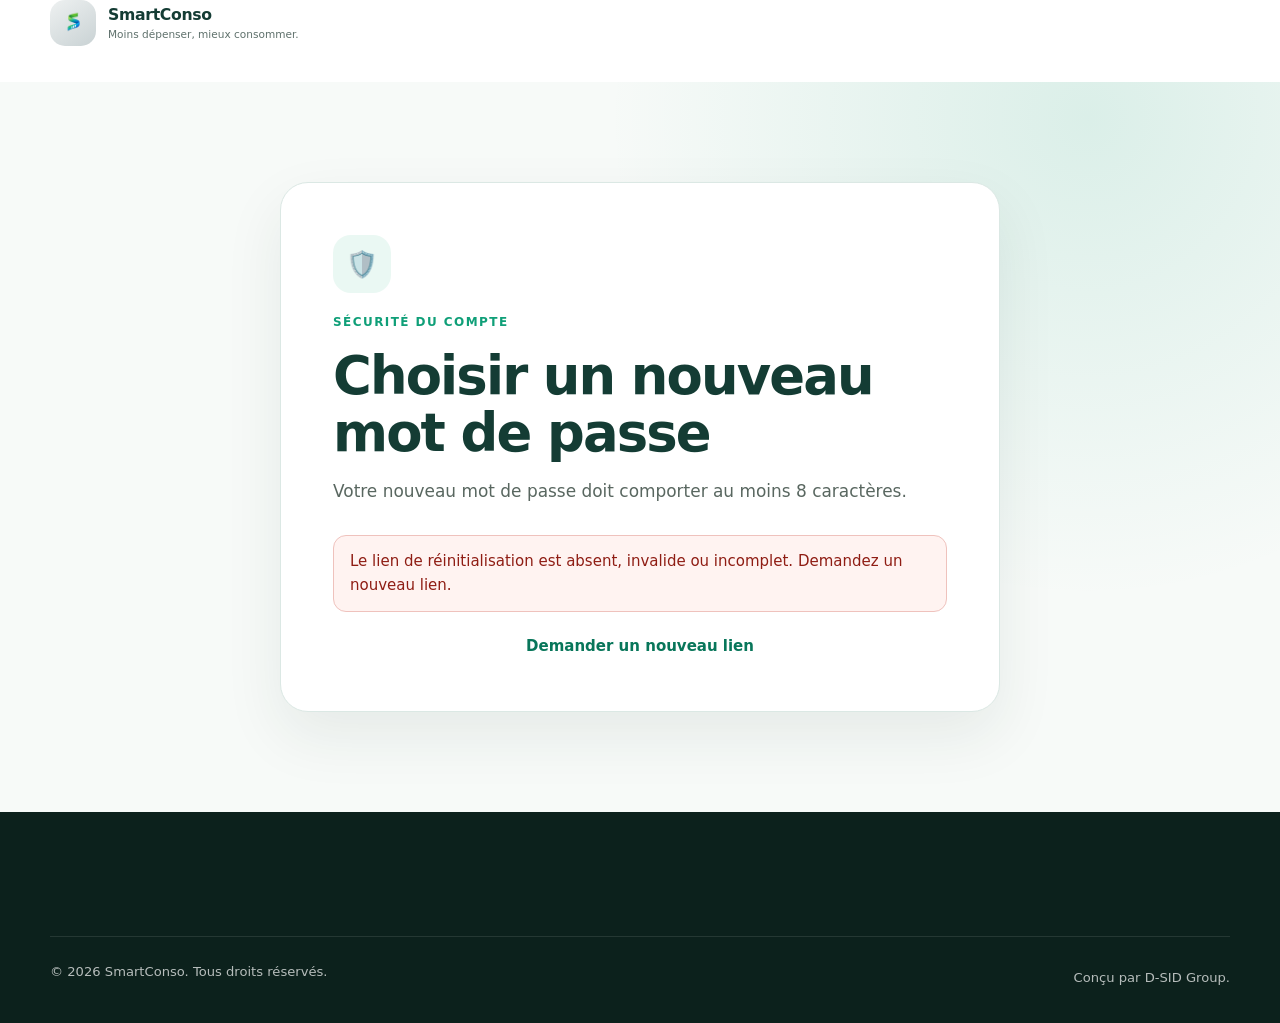
<file: reset-password/index.html>
<!DOCTYPE html>
<html lang="fr">
<head>
  <meta charset="UTF-8">
  <meta name="viewport" content="width=device-width, initial-scale=1.0">
  <link rel="icon" href="../assets/images/favicon.ico" sizes="any">
  <link rel="icon" href="../assets/images/favicon.svg" type="image/svg+xml">
  <link rel="apple-touch-icon" href="../assets/images/apple-touch-icon.png">
  <link rel="stylesheet" href="../assets/css/styles.css">
  <link rel="stylesheet" href="../assets/css/password-reset.css">

  <title>Réinitialiser le mot de passe | SmartConso</title>
  <meta name="description" content="Choisissez un nouveau mot de passe pour votre compte SmartConso.">
  <meta name="robots" content="noindex, nofollow">
  <script src="../assets/js/main.js" defer></script>
  <script src="../assets/js/reset-password.js" defer></script>
</head>
<body>
  <a class="skip-link" href="#main-content">Aller au contenu</a>

  <header class="site-header">
    <div class="container header-inner">
      <a class="brand" href="../index.html" aria-label="Accueil SmartConso">
        <span class="brand-mark" aria-hidden="true">
          <img class="brand-logo" src="../assets/images/logo.png" alt="">
        </span>
        <span class="brand-text">
          <strong>SmartConso</strong>
          <small>Moins dépenser, mieux consommer.</small>
        </span>
      </a>
    </div>
  </header>

  <main id="main-content" class="password-page">
    <section class="password-hero">
      <div class="container password-shell password-shell-single">
        <article class="password-card">
          <div class="password-icon" aria-hidden="true">🛡️</div>
          <p class="eyebrow">Sécurité du compte</p>
          <h1>Choisir un nouveau mot de passe</h1>
          <p class="password-intro">
            Votre nouveau mot de passe doit comporter au moins 8 caractères.
          </p>

          <div
            id="invalid-token-message"
            class="form-message is-error"
            role="alert"
            hidden
          >
            Le lien de réinitialisation est absent, invalide ou incomplet.
            Demandez un nouveau lien.
          </div>

          <form id="reset-password-form" novalidate>
            <div class="form-field">
              <label for="new-password">Nouveau mot de passe</label>
              <div class="password-input-wrap">
                <input
                  id="new-password"
                  name="new_password"
                  type="password"
                  autocomplete="new-password"
                  minlength="8"
                  required
                >
                <button
                  class="password-toggle"
                  type="button"
                  data-toggle-password="new-password"
                  aria-pressed="false"
                >Afficher</button>
              </div>
            </div>

            <div class="form-field">
              <label for="confirm-password">Confirmer le mot de passe</label>
              <div class="password-input-wrap">
                <input
                  id="confirm-password"
                  name="confirm_password"
                  type="password"
                  autocomplete="new-password"
                  minlength="8"
                  required
                >
                <button
                  class="password-toggle"
                  type="button"
                  data-toggle-password="confirm-password"
                  aria-pressed="false"
                >Afficher</button>
              </div>
            </div>

            <div
              id="reset-message"
              class="form-message"
              role="status"
              aria-live="polite"
              hidden
            ></div>

            <button id="reset-submit" class="primary-action" type="submit">
              <span class="button-label">Modifier mon mot de passe</span>
              <span class="button-spinner" aria-hidden="true"></span>
            </button>
          </form>

          <div id="reset-success" class="reset-success" hidden>
            <span aria-hidden="true">✓</span>
            <h2>Mot de passe modifié</h2>
            <p>
              Vous pouvez maintenant utiliser votre nouveau mot de passe dans
              l’application SmartConso.
            </p>
            <a class="button" href="../delete-account/">Revenir à la suppression du compte</a>
          </div>

          <p class="password-footer-link">
            <a href="../forgot-password/">Demander un nouveau lien</a>
          </p>
        </article>
      </div>
    </section>
  </main>

  <footer class="site-footer">
    <div class="container footer-bottom">
      <p>© <span data-current-year></span> SmartConso. Tous droits réservés.</p>
      <p>Conçu par D-SID Group.</p>
    </div>
  </footer>
</body>
</html>
</file>
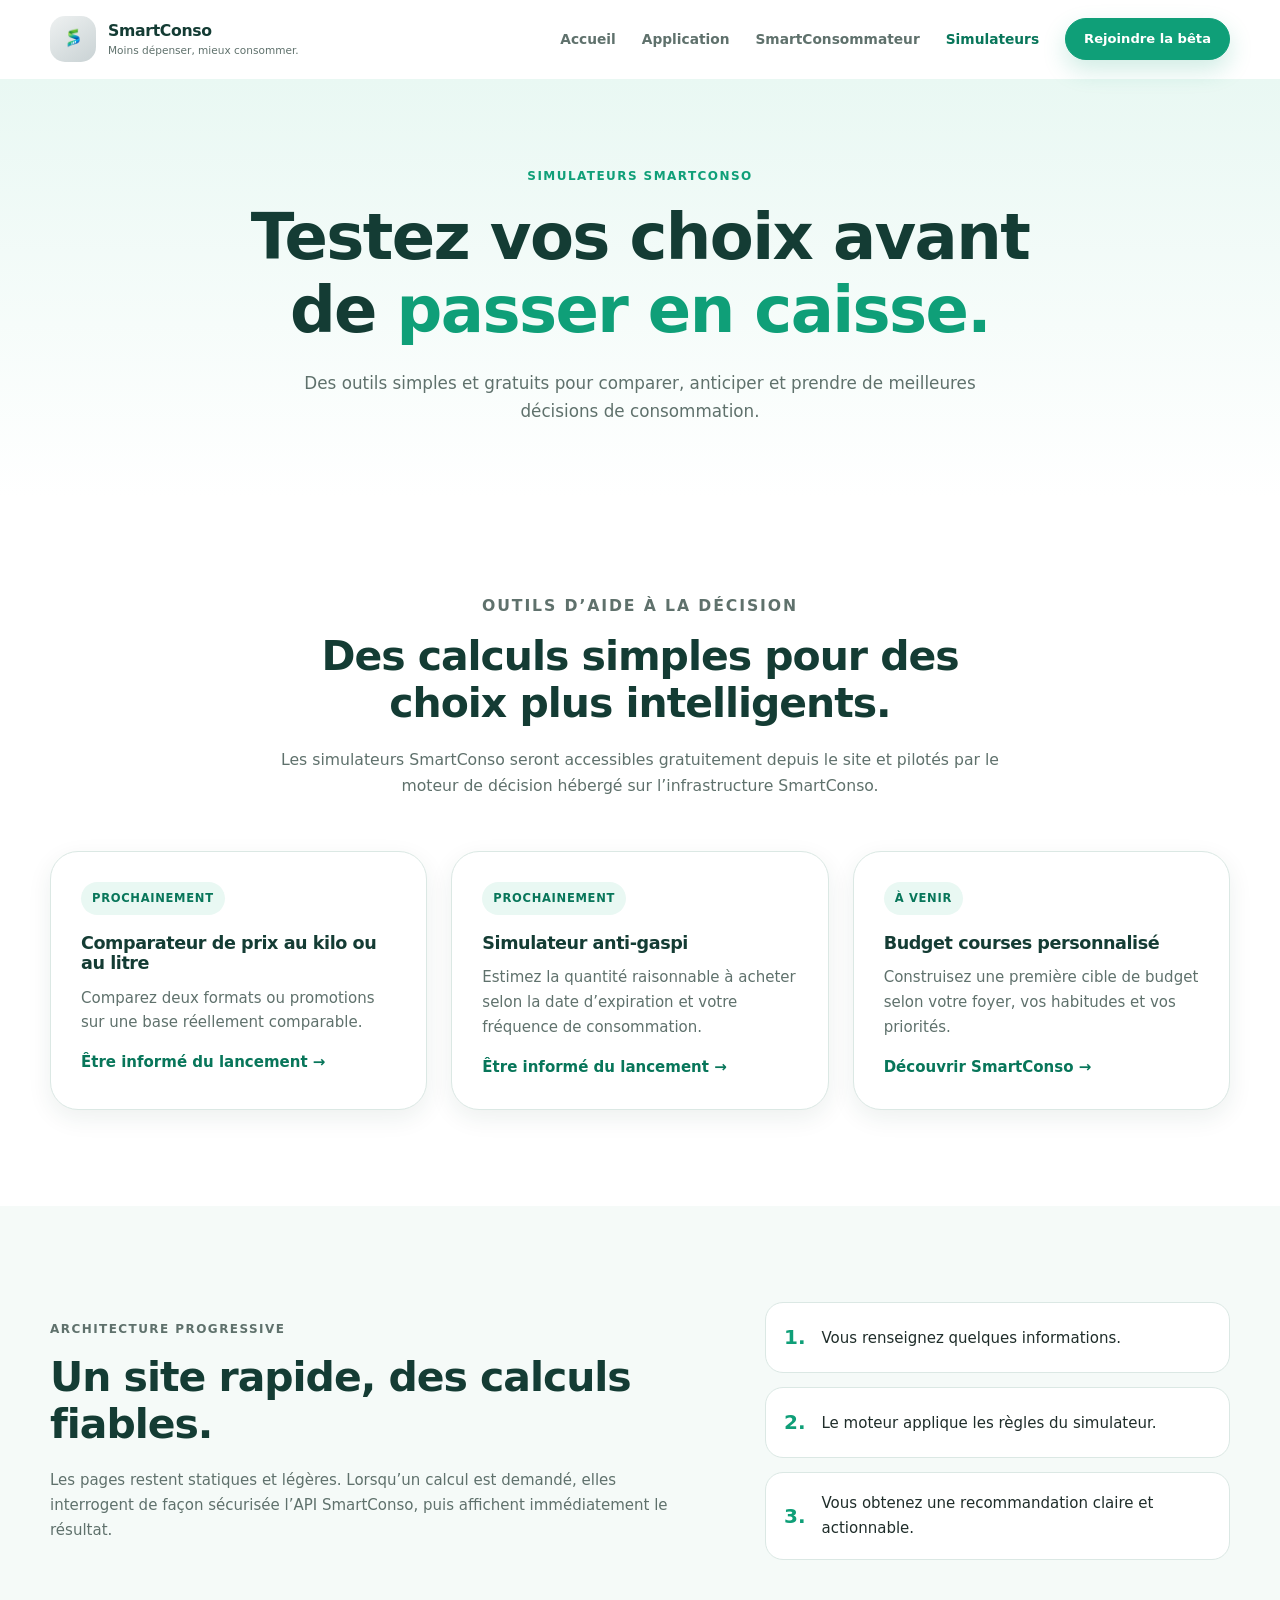
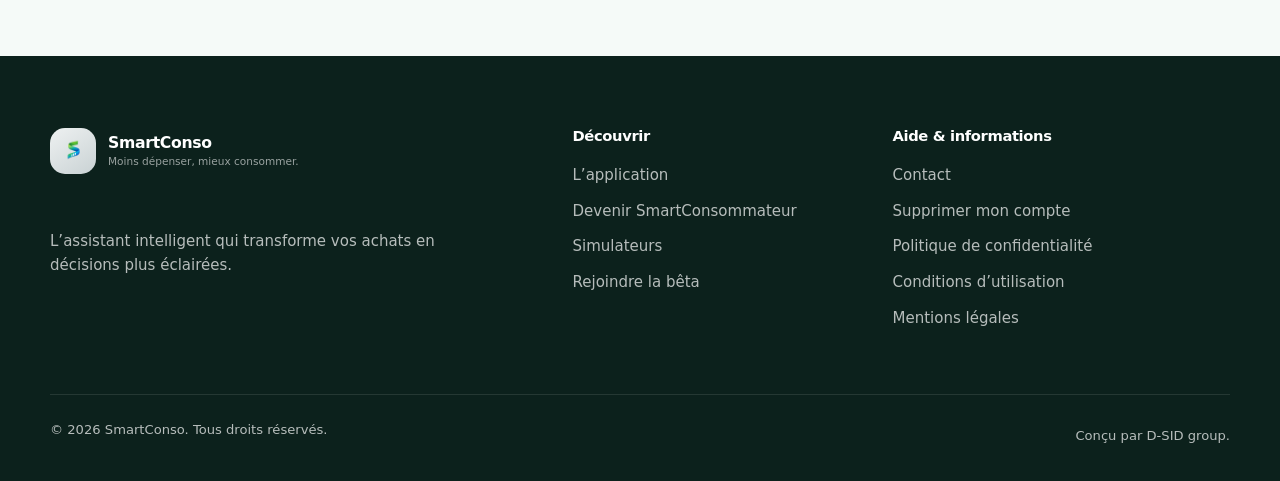
<file: simulateurs/index.html>
<!doctype html>
<html lang="fr">
<head>
  <meta charset="utf-8">
  <meta name="viewport" content="width=device-width, initial-scale=1">
  <meta name="robots" content="index, follow">
  <meta name="theme-color" content="#0f9f78">
  <link rel="icon" href="../favicon.ico" sizes="any">
  <link rel="icon" type="image/svg+xml" href="../favicon.svg">
  <link rel="apple-touch-icon" href="../apple-touch-icon.png">
  <link rel="manifest" href="../manifest.webmanifest">
  <link rel="stylesheet" href="../assets/css/styles.css">
  <script async src="https://www.googletagmanager.com/gtag/js?id=G-0S87CLV04W"></script>
  <script>window.dataLayer=window.dataLayer||[];function gtag(){dataLayer.push(arguments)}gtag('js',new Date());gtag('config','G-0S87CLV04W');</script>
  <script src="../assets/js/main.js" defer></script>
  <title>Simulateurs SmartConso – Prix, budget et anti-gaspi</title>
  <meta name="description" content="Découvrez les simulateurs SmartConso pour comparer les prix, limiter le gaspillage et mieux préparer votre budget courses.">
  <link rel="canonical" href="https://smartconso.app/simulateurs/">
  <meta property="og:type" content="website"><meta property="og:locale" content="fr_FR"><meta property="og:site_name" content="SmartConso"><meta property="og:title" content="Simulateurs SmartConso – Prix, budget et anti-gaspi"><meta property="og:description" content="Découvrez les simulateurs SmartConso pour comparer les prix, limiter le gaspillage et mieux préparer votre budget courses."><meta property="og:url" content="https://smartconso.app/simulateurs/"><meta property="og:image" content="https://smartconso.app/assets/images/logo.png">
</head>
<body>
  <a class="skip-link" href="#main-content">Aller au contenu principal</a>
  <header class="site-header" data-site-header>
    <div class="container header-container">
      <a class="brand" href="../index.html" aria-label="Accueil SmartConso">
        <span class="brand-mark" aria-hidden="true"><img class="brand-logo" src="../assets/images/logo.png" alt=""></span>
        <span class="brand-text"><strong>SmartConso</strong><small>Moins dépenser, mieux consommer.</small></span>
      </a>
      <button class="navigation-toggle" type="button" aria-label="Ouvrir le menu" aria-expanded="false" aria-controls="main-navigation" data-navigation-toggle><span></span><span></span><span></span></button>
      <nav id="main-navigation" class="main-navigation" aria-label="Navigation principale" data-main-navigation>
        <a href="../index.html">Accueil</a>
        <a href="../application/">Application</a>
        <a href="../smartconsommateur/">SmartConsommateur</a>
        <a href="../simulateurs/" aria-current="page">Simulateurs</a>
        <a class="button button-small" href="../beta.html">Rejoindre la bêta</a>
      </nav>
    </div>
  </header>
  <main id="main-content">
    <section class="page-hero">
      <div class="container page-hero-content">
        <p class="eyebrow">Simulateurs SmartConso</p>
        <h1>Testez vos choix avant de <span>passer en caisse.</span></h1>
        <p>Des outils simples et gratuits pour comparer, anticiper et prendre de meilleures décisions de consommation.</p>
      </div>
    </section>
    <section class="section"><div class="container"><div class="section-heading"><p class="eyebrow">Outils d’aide à la décision</p><h2>Des calculs simples pour des choix plus intelligents.</h2><p>Les simulateurs SmartConso seront accessibles gratuitement depuis le site et pilotés par le moteur de décision hébergé sur l’infrastructure SmartConso.</p></div>
      <div class="content-card-grid simulator-grid">
        <article class="content-card"><span class="status-badge">Prochainement</span><h3>Comparateur de prix au kilo ou au litre</h3><p>Comparez deux formats ou promotions sur une base réellement comparable.</p><a href="../contact.html">Être informé du lancement →</a></article>
        <article class="content-card"><span class="status-badge">Prochainement</span><h3>Simulateur anti-gaspi</h3><p>Estimez la quantité raisonnable à acheter selon la date d’expiration et votre fréquence de consommation.</p><a href="../contact.html">Être informé du lancement →</a></article>
        <article class="content-card"><span class="status-badge">À venir</span><h3>Budget courses personnalisé</h3><p>Construisez une première cible de budget selon votre foyer, vos habitudes et vos priorités.</p><a href="../beta.html">Découvrir SmartConso →</a></article>
      </div>
    </div></section>
    <section class="section section-soft"><div class="container split-layout"><div><p class="eyebrow">Architecture progressive</p><h2>Un site rapide, des calculs fiables.</h2><p>Les pages restent statiques et légères. Lorsqu’un calcul est demandé, elles interrogent de façon sécurisée l’API SmartConso, puis affichent immédiatement le résultat.</p></div><div class="process-list"><div><strong>1.</strong><span>Vous renseignez quelques informations.</span></div><div><strong>2.</strong><span>Le moteur applique les règles du simulateur.</span></div><div><strong>3.</strong><span>Vous obtenez une recommandation claire et actionnable.</span></div></div></div></section>
  </main>
  <footer class="site-footer">
    <div class="container footer-grid footer-grid-expanded">
      <div>
        <a class="brand brand-footer" href="../index.html">
          <span class="brand-mark" aria-hidden="true"><img class="brand-logo" src="../assets/images/logo.png" alt=""></span>
          <span class="brand-text"><strong>SmartConso</strong><small>Moins dépenser, mieux consommer.</small></span>
        </a>
        <p class="footer-description">L’assistant intelligent qui transforme vos achats en décisions plus éclairées.</p>
      </div>
      <div>
        <h2>Découvrir</h2>
        <a href="../application/">L’application</a>
        <a href="../smartconsommateur/">Devenir SmartConsommateur</a>
        <a href="../simulateurs/">Simulateurs</a>
        <a href="../beta.html">Rejoindre la bêta</a>
      </div>
      <div>
        <h2>Aide & informations</h2>
        <a href="../contact.html">Contact</a>
        <a href="../delete-account/">Supprimer mon compte</a>
        <a href="../privacy.html">Politique de confidentialité</a>
        <a href="../terms.html">Conditions d’utilisation</a>
        <a href="../legal.html">Mentions légales</a>
      </div>
    </div>
    <div class="container footer-bottom"><p>© <span data-current-year></span> SmartConso. Tous droits réservés.</p><p>Conçu par D-SID group.</p></div>
  </footer>
</body>
</html>
</file>
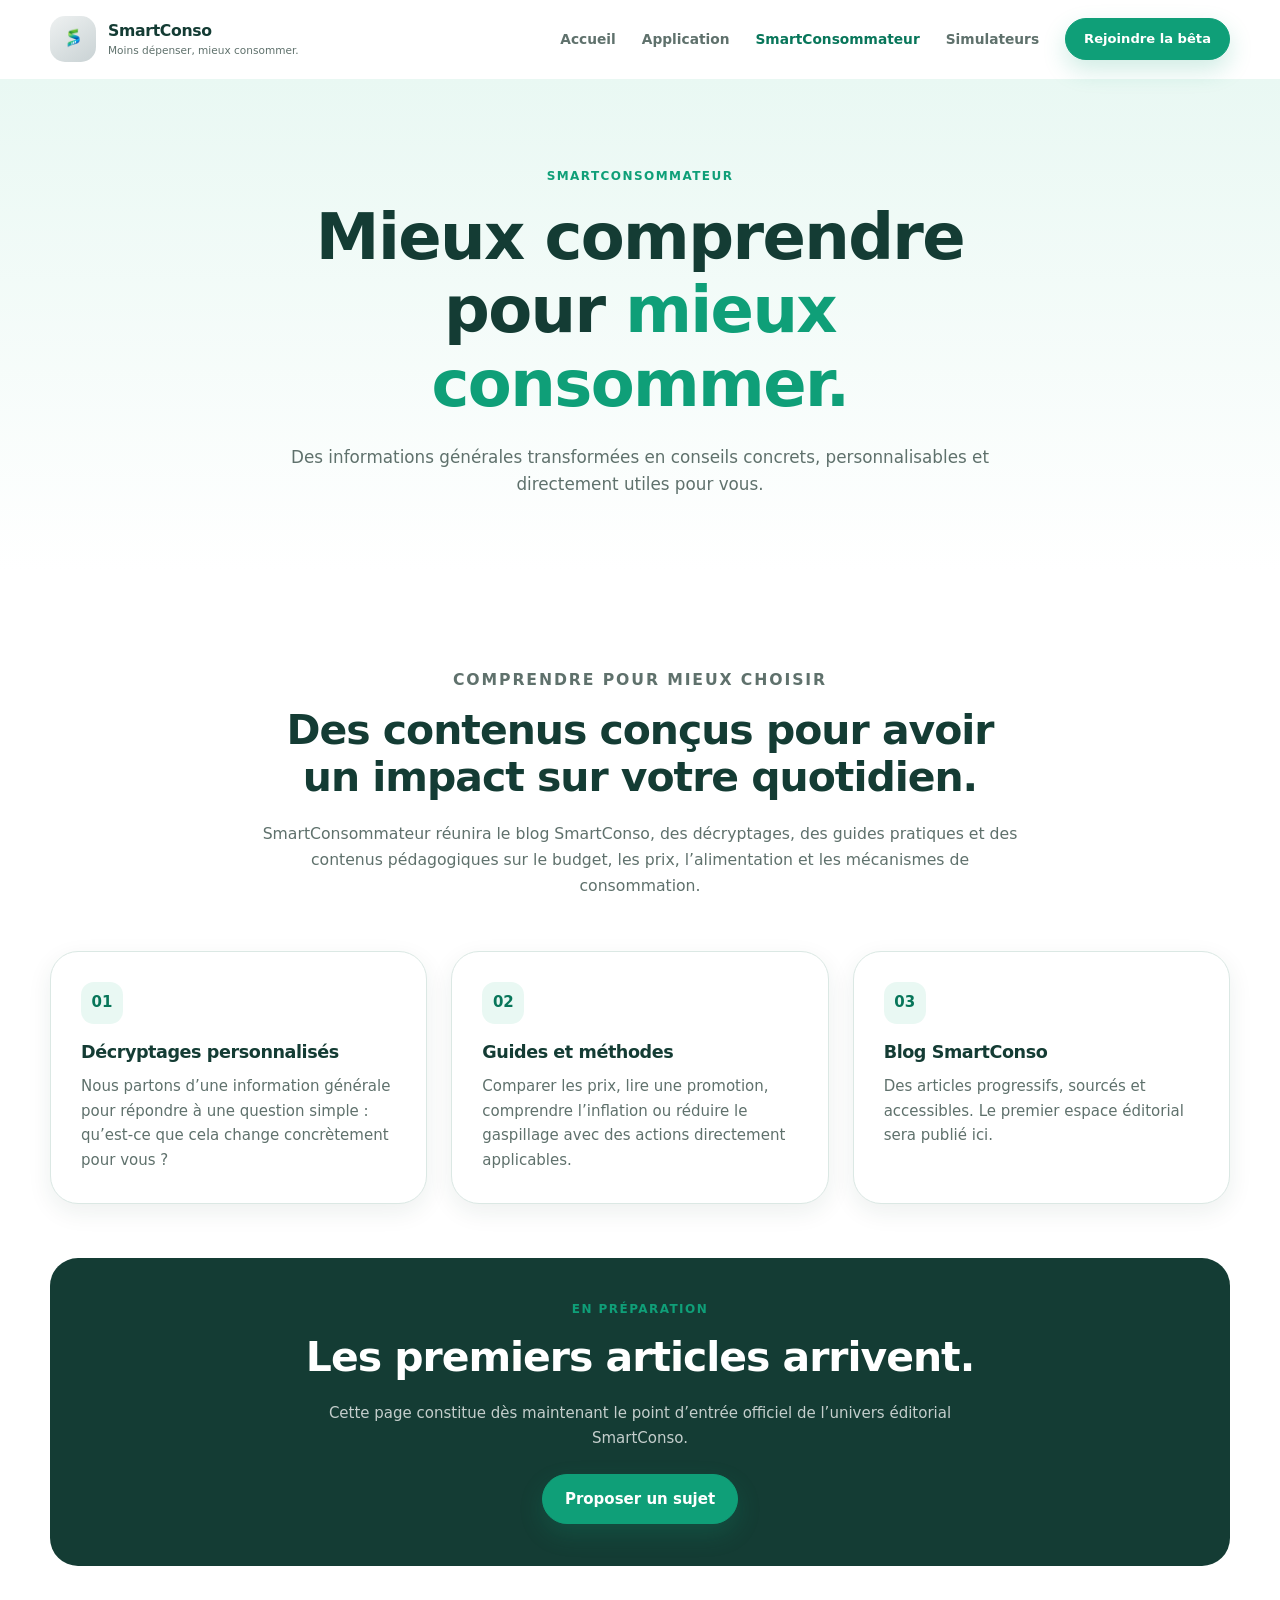
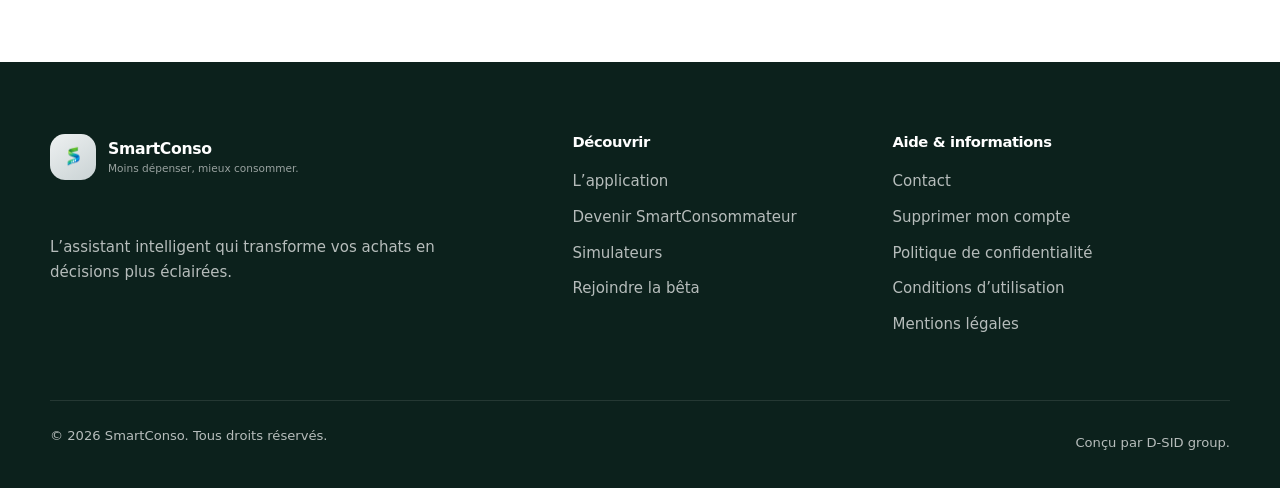
<file: smartconsommateur/index.html>
<!doctype html>
<html lang="fr">
<head>
  <meta charset="utf-8">
  <meta name="viewport" content="width=device-width, initial-scale=1">
  <meta name="robots" content="index, follow">
  <meta name="theme-color" content="#0f9f78">
  <link rel="icon" href="../favicon.ico" sizes="any">
  <link rel="icon" type="image/svg+xml" href="../favicon.svg">
  <link rel="apple-touch-icon" href="../apple-touch-icon.png">
  <link rel="manifest" href="../manifest.webmanifest">
  <link rel="stylesheet" href="../assets/css/styles.css">
  <script async src="https://www.googletagmanager.com/gtag/js?id=G-0S87CLV04W"></script>
  <script>window.dataLayer=window.dataLayer||[];function gtag(){dataLayer.push(arguments)}gtag('js',new Date());gtag('config','G-0S87CLV04W');</script>
  <script src="../assets/js/main.js" defer></script>
  <title>Devenir un SmartConsommateur – Guides et blog SmartConso</title>
  <meta name="description" content="Guides, décryptages et contenus SmartConso pour mieux comprendre les prix, votre budget et vos habitudes de consommation.">
  <link rel="canonical" href="https://smartconso.app/smartconsommateur/">
  <meta property="og:type" content="website"><meta property="og:locale" content="fr_FR"><meta property="og:site_name" content="SmartConso"><meta property="og:title" content="Devenir un SmartConsommateur – Guides et blog SmartConso"><meta property="og:description" content="Guides, décryptages et contenus SmartConso pour mieux comprendre les prix, votre budget et vos habitudes de consommation."><meta property="og:url" content="https://smartconso.app/smartconsommateur/"><meta property="og:image" content="https://smartconso.app/assets/images/logo.png">
</head>
<body>
  <a class="skip-link" href="#main-content">Aller au contenu principal</a>
  <header class="site-header" data-site-header>
    <div class="container header-container">
      <a class="brand" href="../index.html" aria-label="Accueil SmartConso">
        <span class="brand-mark" aria-hidden="true"><img class="brand-logo" src="../assets/images/logo.png" alt=""></span>
        <span class="brand-text"><strong>SmartConso</strong><small>Moins dépenser, mieux consommer.</small></span>
      </a>
      <button class="navigation-toggle" type="button" aria-label="Ouvrir le menu" aria-expanded="false" aria-controls="main-navigation" data-navigation-toggle><span></span><span></span><span></span></button>
      <nav id="main-navigation" class="main-navigation" aria-label="Navigation principale" data-main-navigation>
        <a href="../index.html">Accueil</a>
        <a href="../application/">Application</a>
        <a href="../smartconsommateur/" aria-current="page">SmartConsommateur</a>
        <a href="../simulateurs/">Simulateurs</a>
        <a class="button button-small" href="../beta.html">Rejoindre la bêta</a>
      </nav>
    </div>
  </header>
  <main id="main-content">
    <section class="page-hero">
      <div class="container page-hero-content">
        <p class="eyebrow">SmartConsommateur</p>
        <h1>Mieux comprendre pour <span>mieux consommer.</span></h1>
        <p>Des informations générales transformées en conseils concrets, personnalisables et directement utiles pour vous.</p>
      </div>
    </section>
    <section class="section"><div class="container"><div class="section-heading"><p class="eyebrow">Comprendre pour mieux choisir</p><h2>Des contenus conçus pour avoir un impact sur votre quotidien.</h2><p>SmartConsommateur réunira le blog SmartConso, des décryptages, des guides pratiques et des contenus pédagogiques sur le budget, les prix, l’alimentation et les mécanismes de consommation.</p></div>
      <div class="content-card-grid">
        <article class="content-card"><span class="card-icon">01</span><h3>Décryptages personnalisés</h3><p>Nous partons d’une information générale pour répondre à une question simple : qu’est-ce que cela change concrètement pour vous ?</p></article>
        <article class="content-card"><span class="card-icon">02</span><h3>Guides et méthodes</h3><p>Comparer les prix, lire une promotion, comprendre l’inflation ou réduire le gaspillage avec des actions directement applicables.</p></article>
        <article class="content-card"><span class="card-icon">03</span><h3>Blog SmartConso</h3><p>Des articles progressifs, sourcés et accessibles. Le premier espace éditorial sera publié ici.</p></article>
      </div>
      <div class="coming-soon-panel"><p class="eyebrow">En préparation</p><h2>Les premiers articles arrivent.</h2><p>Cette page constitue dès maintenant le point d’entrée officiel de l’univers éditorial SmartConso.</p><a class="button" href="../contact.html">Proposer un sujet</a></div>
    </div></section>
  </main>
  <footer class="site-footer">
    <div class="container footer-grid footer-grid-expanded">
      <div>
        <a class="brand brand-footer" href="../index.html">
          <span class="brand-mark" aria-hidden="true"><img class="brand-logo" src="../assets/images/logo.png" alt=""></span>
          <span class="brand-text"><strong>SmartConso</strong><small>Moins dépenser, mieux consommer.</small></span>
        </a>
        <p class="footer-description">L’assistant intelligent qui transforme vos achats en décisions plus éclairées.</p>
      </div>
      <div>
        <h2>Découvrir</h2>
        <a href="../application/">L’application</a>
        <a href="../smartconsommateur/">Devenir SmartConsommateur</a>
        <a href="../simulateurs/">Simulateurs</a>
        <a href="../beta.html">Rejoindre la bêta</a>
      </div>
      <div>
        <h2>Aide & informations</h2>
        <a href="../contact.html">Contact</a>
        <a href="../delete-account/">Supprimer mon compte</a>
        <a href="../privacy.html">Politique de confidentialité</a>
        <a href="../terms.html">Conditions d’utilisation</a>
        <a href="../legal.html">Mentions légales</a>
      </div>
    </div>
    <div class="container footer-bottom"><p>© <span data-current-year></span> SmartConso. Tous droits réservés.</p><p>Conçu par D-SID group.</p></div>
  </footer>
</body>
</html>
</file>
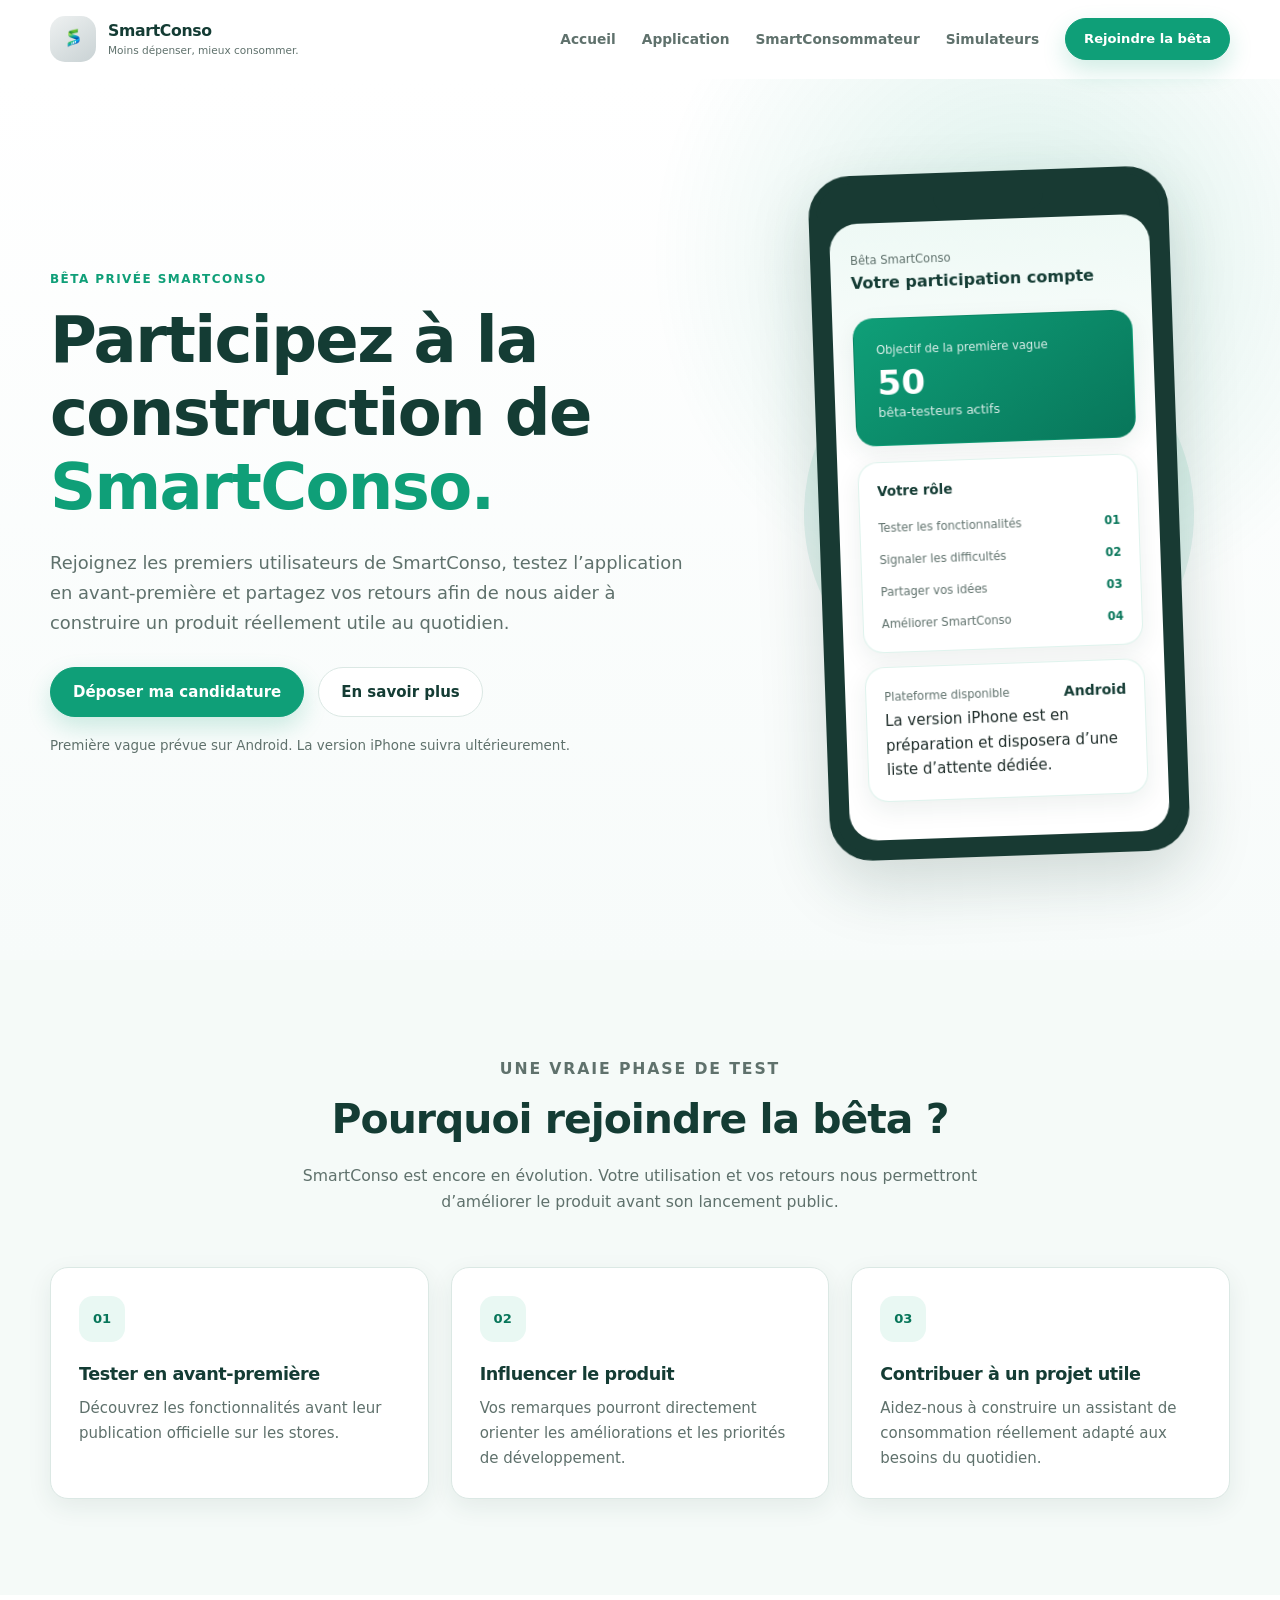
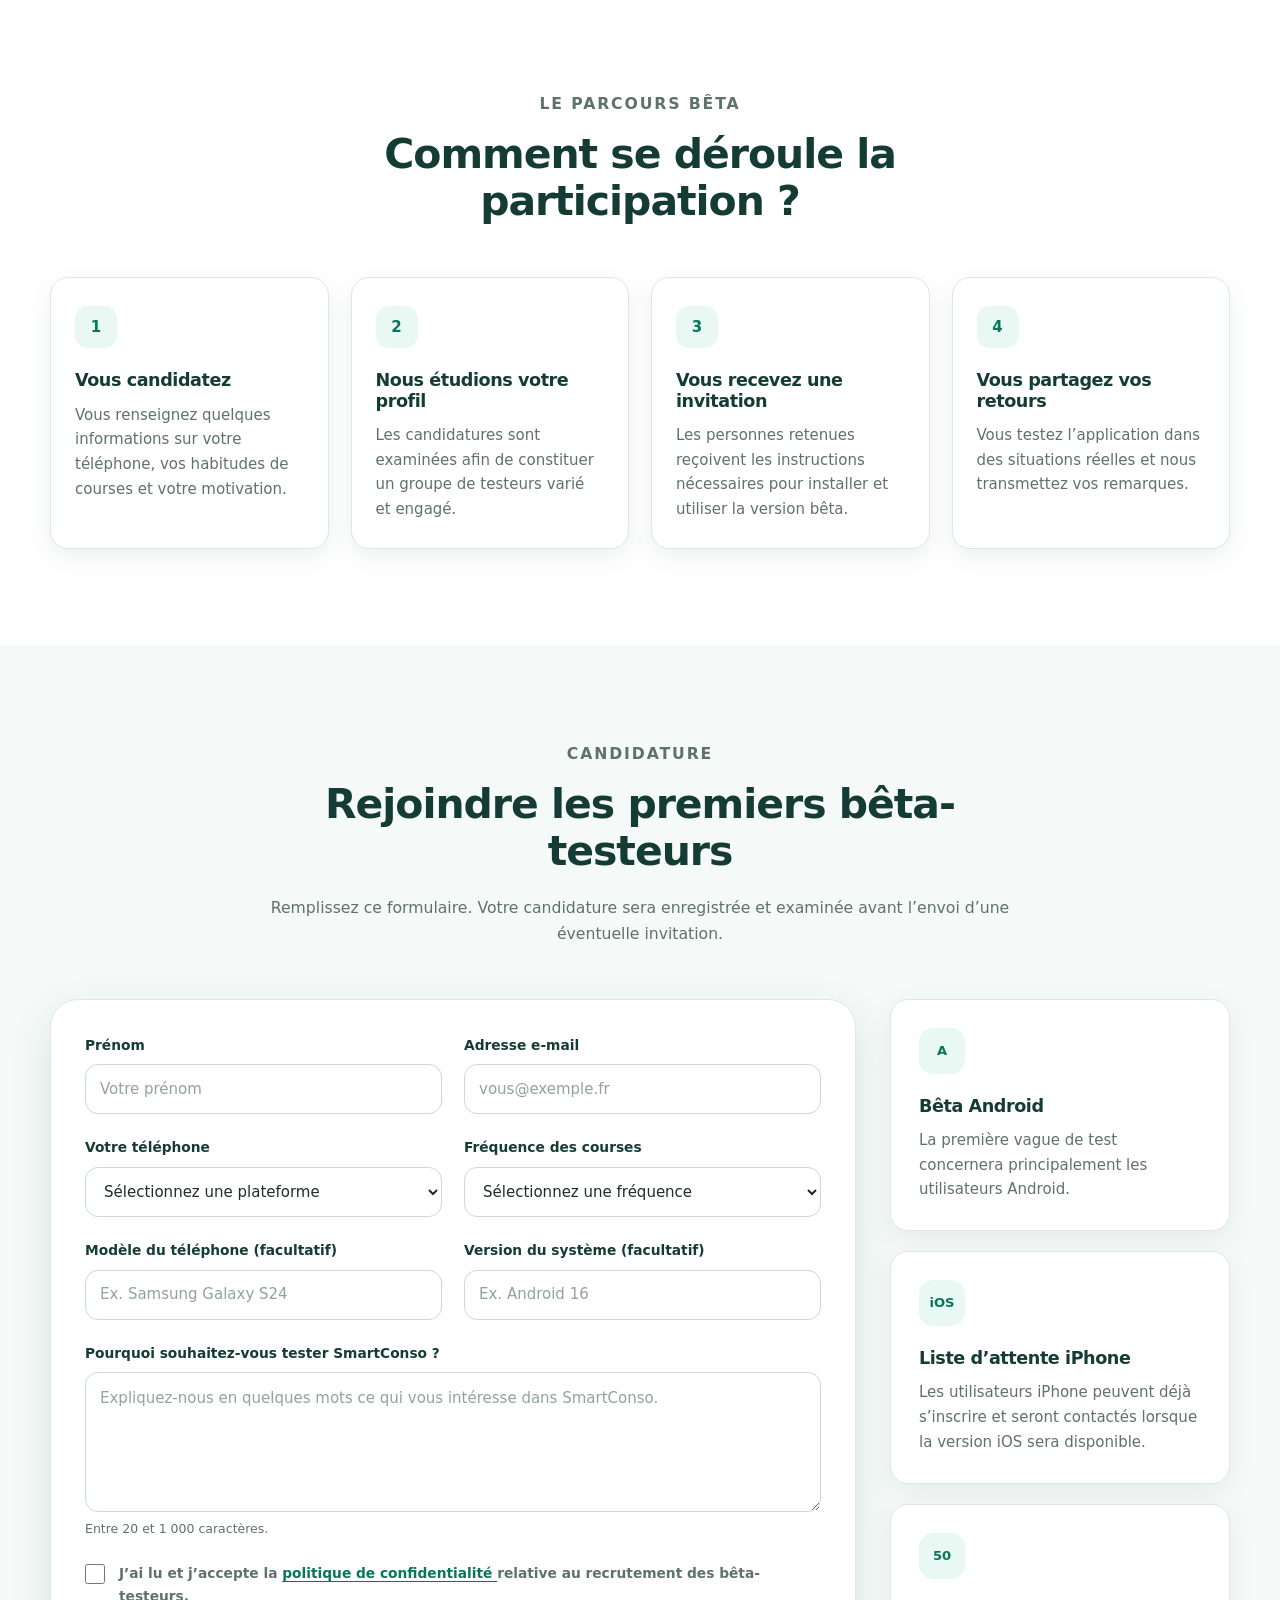
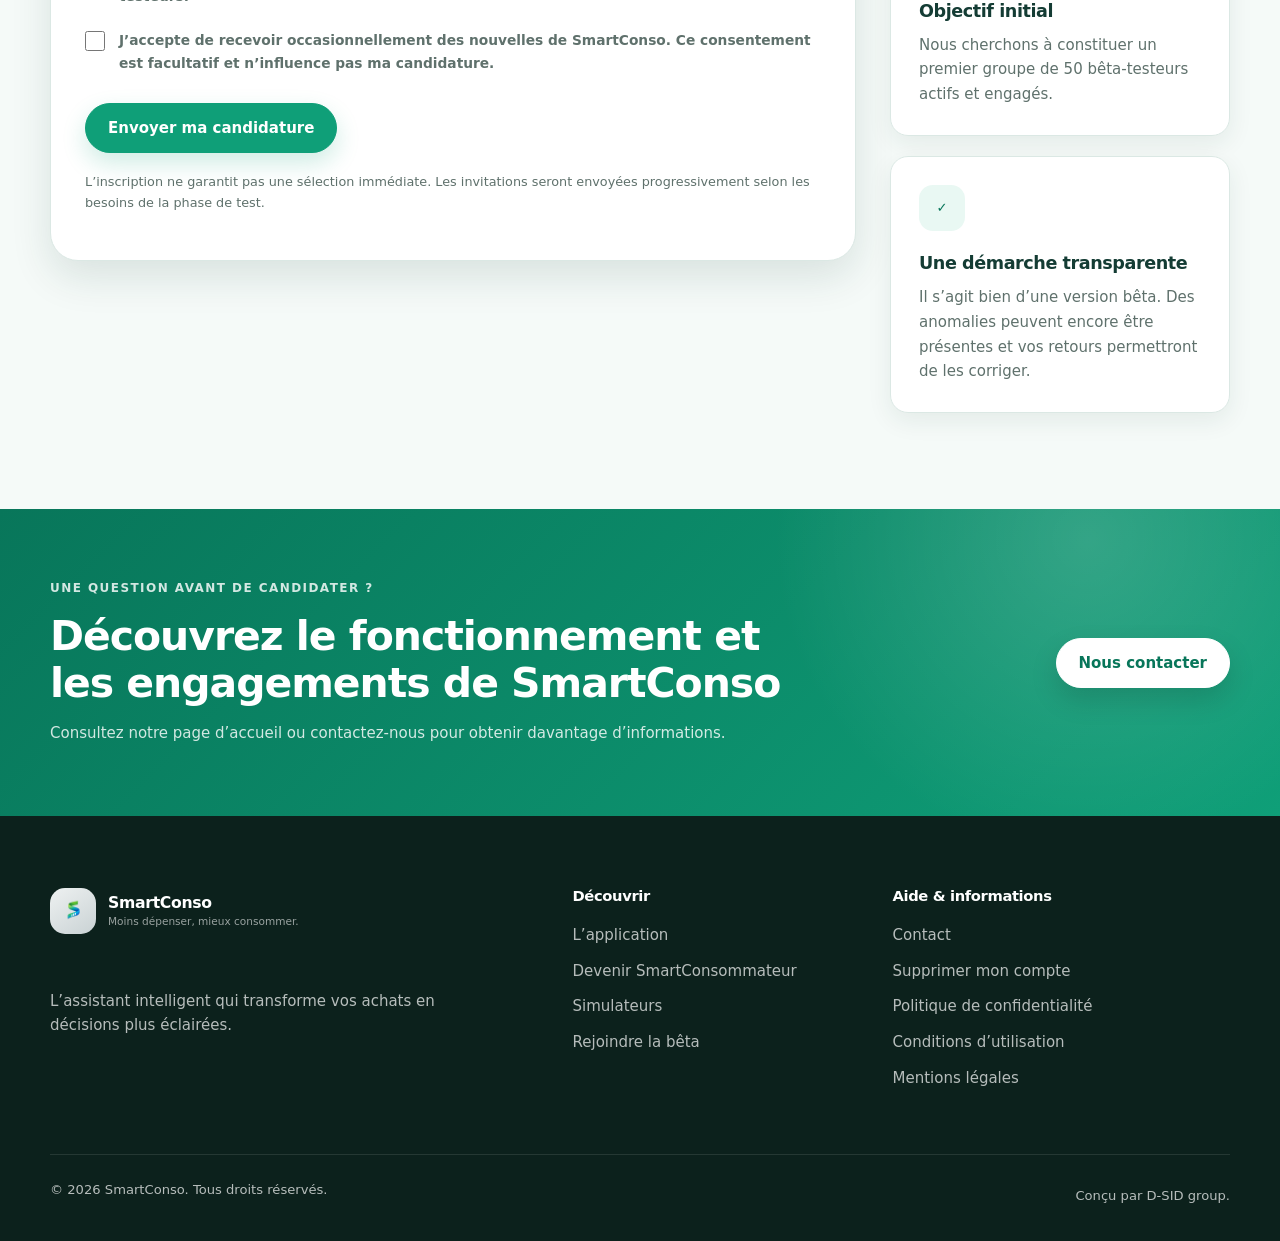
<file: beta.html>
<!doctype html>
<html lang="fr">
<head>
  <meta charset="utf-8">
  <meta name="viewport" content="width=device-width, initial-scale=1">
  <meta name="robots" content="index, follow, max-image-preview:large, max-snippet:-1, max-video-preview:-1">
  <meta name="author" content="SmartConso">
  <meta name="application-name" content="SmartConso">
  <meta name="theme-color" content="#0f9f78">
  <meta name="color-scheme" content="light">
  <meta name="referrer" content="strict-origin-when-cross-origin">
  <meta name="format-detection" content="telephone=no">

  <title>Bêta SmartConso – Testez l’application de budget courses</title>
  <meta name="description" content="Rejoignez la bêta SmartConso sur Android et testez une application qui analyse les tickets de caisse et les dépenses alimentaires.">
  <link rel="canonical" href="https://smartconso.app/beta.html">

  <meta property="og:type" content="website">
  <meta property="og:locale" content="fr_FR">
  <meta property="og:site_name" content="SmartConso">
  <meta property="og:title" content="Rejoignez la bêta SmartConso">
  <meta property="og:description" content="Testez SmartConso en avant-première sur Android et contribuez à améliorer l’application.">
  <meta property="og:url" content="https://smartconso.app/beta.html">
  <meta property="og:image" content="https://smartconso.app/assets/images/logo.png">
  <meta property="og:image:secure_url" content="https://smartconso.app/assets/images/logo.png">
  <meta property="og:image:type" content="image/png">
  <meta property="og:image:width" content="1536">
  <meta property="og:image:height" content="1024">
  <meta property="og:image:alt" content="SmartConso – application de gestion du budget alimentaire">

  <meta name="twitter:card" content="summary_large_image">
  <meta name="twitter:title" content="Rejoignez la bêta SmartConso">
  <meta name="twitter:description" content="Testez SmartConso en avant-première sur Android et contribuez à améliorer l’application.">
  <meta name="twitter:image" content="https://smartconso.app/assets/images/logo.png">
  <meta name="twitter:image:alt" content="SmartConso – application de gestion du budget alimentaire">

  <link rel="icon" href="/favicon.ico" sizes="any">
  <link rel="shortcut icon" href="/favicon.ico">
  <link rel="icon" type="image/svg+xml" href="/favicon.svg">
  <link rel="icon" type="image/png" sizes="32x32" href="/favicon-32x32.png">
  <link rel="icon" type="image/png" sizes="16x16" href="/favicon-16x16.png">
  <link rel="apple-touch-icon" sizes="180x180" href="/apple-touch-icon.png">
  <link rel="mask-icon" href="/favicon.svg" color="#0F9F78">
  <link rel="manifest" href="/site.webmanifest">
  <link rel="stylesheet" href="assets/css/styles.css">

  <script type="application/ld+json">
{
  "@context": "https://schema.org",
  "@graph": [
    {
      "@type": "Corporation",
      "@id": "https://smartconso.app/#corporation",
      "name": "SmartConso",
      "url": "https://smartconso.app/",
      "logo": {
        "@type": "ImageObject",
        "@id": "https://smartconso.app/#logo",
        "url": "https://smartconso.app/assets/images/logo.png",
        "contentUrl": "https://smartconso.app/assets/images/logo.png",
        "width": 1536,
        "height": 1024,
        "caption": "SmartConso"
      },
      "email": "contact@smartconso.app"
    },
    {
      "@type": "WebSite",
      "@id": "https://smartconso.app/#website",
      "url": "https://smartconso.app/",
      "name": "SmartConso",
      "description": "Application d’analyse de tickets de caisse et de suivi du budget alimentaire.",
      "inLanguage": "fr-FR",
      "publisher": {
        "@id": "https://smartconso.app/#corporation"
      }
    },
    {
      "@type": "SoftwareApplication",
      "@id": "https://smartconso.app/#softwareapplication",
      "name": "SmartConso",
      "url": "https://smartconso.app/",
      "description": "Application mobile permettant de scanner des tickets de caisse, d’analyser les dépenses alimentaires et de suivre un budget courses.",
      "applicationCategory": "FinanceApplication",
      "applicationSubCategory": "Gestion du budget alimentaire",
      "operatingSystem": "Android",
      "inLanguage": "fr-FR",
      "isAccessibleForFree": true,
      "publisher": {
        "@id": "https://smartconso.app/#corporation"
      },
      "offers": {
        "@type": "Offer",
        "price": "0",
        "priceCurrency": "EUR",
        "availability": "https://schema.org/PreOrder",
        "url": "https://smartconso.app/beta.html"
      }
    },
    {
      "@type": "ImageObject",
      "@id": "https://smartconso.app/#primaryimage",
      "url": "https://smartconso.app/assets/images/logo.png",
      "contentUrl": "https://smartconso.app/assets/images/logo.png",
      "width": 1536,
      "height": 1024,
      "caption": "SmartConso – application de gestion du budget alimentaire"
    },
    {
      "@type": "WebPage",
      "@id": "https://smartconso.app/beta.html#webpage",
      "url": "https://smartconso.app/beta.html",
      "name": "Bêta SmartConso – Testez l’application de budget courses",
      "description": "Rejoignez la bêta SmartConso sur Android et testez une application qui analyse les tickets de caisse et les dépenses alimentaires.",
      "isPartOf": {
        "@id": "https://smartconso.app/#website"
      },
      "about": {
        "@id": "https://smartconso.app/#softwareapplication"
      },
      "publisher": {
        "@id": "https://smartconso.app/#corporation"
      },
      "inLanguage": "fr-FR",
      "primaryImageOfPage": {
        "@id": "https://smartconso.app/#primaryimage"
      }
    }
  ]
}
  </script>
<!-- Google Analytics -->
<script async src="https://www.googletagmanager.com/gtag/js?id=G-0S87CLV04W"></script>
<script>
window.dataLayer = window.dataLayer || [];
function gtag(){dataLayer.push(arguments);}
gtag('js', new Date());
gtag('config', 'G-0S87CLV04W');
</script>
  <script src="assets/js/main.js" defer></script>
</head>

<body>
  <a class="skip-link" href="#main-content">
    Aller au contenu principal
  </a>

  <header class="site-header" data-site-header>
    <div class="container header-container">
      <a class="brand" href="index.html" aria-label="Accueil SmartConso">
        <span class="brand-mark" aria-hidden="true"><img
            class="brand-logo"
            src="assets/images/logo.png"
            alt="SmartConso"
        ></span>

        <span class="brand-text">
          <strong>SmartConso</strong>
          <small>Moins dépenser, mieux consommer.</small>
        </span>
      </a>

      <button
        class="navigation-toggle"
        type="button"
        aria-label="Ouvrir le menu"
        aria-expanded="false"
        aria-controls="main-navigation"
        data-navigation-toggle
      >
        <span></span>
        <span></span>
        <span></span>
      </button>
      <nav id="main-navigation" class="main-navigation" aria-label="Navigation principale" data-main-navigation>
        <a href="index.html">Accueil</a>
        <a href="application/">Application</a>
        <a href="smartconsommateur/">SmartConsommateur</a>
        <a href="simulateurs/">Simulateurs</a>
        <a class="button button-small" href="beta.html">Rejoindre la bêta</a>
      </nav>
    </div>
  </header>

  <main id="main-content">
    <section class="hero beta-hero">
      <div class="container hero-grid">
        <div class="hero-content">
          <p class="eyebrow">Bêta privée SmartConso</p>

          <h1>
            Participez à la construction de
            <span>SmartConso.</span>
          </h1>

          <p class="hero-description">
            Rejoignez les premiers utilisateurs de SmartConso, testez
            l’application en avant-première et partagez vos retours afin de
            nous aider à construire un produit réellement utile au quotidien.
          </p>

          <div class="hero-actions">
            <a class="button" href="#beta-form">
              Déposer ma candidature
            </a>

            <a class="button button-secondary" href="#beta-explanation">
              En savoir plus
            </a>
          </div>

          <p class="beta-note">
            Première vague prévue sur Android. La version iPhone suivra
            ultérieurement.
          </p>
        </div>

        <div class="hero-visual" aria-label="Aperçu de la bêta SmartConso">
          <div class="phone-preview">
            <div class="phone-top-bar"></div>

            <div class="phone-screen">
              <div class="preview-header">
                <span>Bêta SmartConso</span>
                <strong>Votre participation compte</strong>
              </div>

              <article class="preview-score-card">
                <span>Objectif de la première vague</span>
                <strong data-count-to="50">0</strong>
                <small>bêta-testeurs actifs</small>
              </article>

              <article class="preview-card preview-categories">
                <strong>Votre rôle</strong>

                <div>
                  <span>Tester les fonctionnalités</span>
                  <b>01</b>
                </div>

                <div>
                  <span>Signaler les difficultés</span>
                  <b>02</b>
                </div>

                <div>
                  <span>Partager vos idées</span>
                  <b>03</b>
                </div>

                <div>
                  <span>Améliorer SmartConso</span>
                  <b>04</b>
                </div>
              </article>

              <article class="preview-card">
                <div class="preview-card-header">
                  <span>Plateforme disponible</span>
                  <strong>Android</strong>
                </div>

                <p>
                  La version iPhone est en préparation et disposera d’une liste
                  d’attente dédiée.
                </p>
              </article>
            </div>
          </div>
        </div>
      </div>
    </section>

    <section
      id="beta-explanation"
      class="section section-soft"
      aria-labelledby="beta-explanation-title"
    >
      <div class="container">
        <div class="section-heading">
          <p class="eyebrow">Une vraie phase de test</p>

          <h2 id="beta-explanation-title">
            Pourquoi rejoindre la bêta ?
          </h2>

          <p>
            SmartConso est encore en évolution. Votre utilisation et vos
            retours nous permettront d’améliorer le produit avant son
            lancement public.
          </p>
        </div>

        <div class="benefits-grid">
          <article class="feature-card">
            <span class="feature-icon" aria-hidden="true">01</span>

            <h3>Tester en avant-première</h3>

            <p>
              Découvrez les fonctionnalités avant leur publication officielle
              sur les stores.
            </p>
          </article>

          <article class="feature-card">
            <span class="feature-icon" aria-hidden="true">02</span>

            <h3>Influencer le produit</h3>

            <p>
              Vos remarques pourront directement orienter les améliorations et
              les priorités de développement.
            </p>
          </article>

          <article class="feature-card">
            <span class="feature-icon" aria-hidden="true">03</span>

            <h3>Contribuer à un projet utile</h3>

            <p>
              Aidez-nous à construire un assistant de consommation réellement
              adapté aux besoins du quotidien.
            </p>
          </article>
        </div>
      </div>
    </section>

    <section class="section" aria-labelledby="beta-process-title">
      <div class="container">
        <div class="section-heading">
          <p class="eyebrow">Le parcours bêta</p>

          <h2 id="beta-process-title">
            Comment se déroule la participation ?
          </h2>
        </div>

        <div class="steps-grid">
          <article class="step-card">
            <span class="step-number">1</span>

            <h3>Vous candidatez</h3>

            <p>
              Vous renseignez quelques informations sur votre téléphone, vos
              habitudes de courses et votre motivation.
            </p>
          </article>

          <article class="step-card">
            <span class="step-number">2</span>

            <h3>Nous étudions votre profil</h3>

            <p>
              Les candidatures sont examinées afin de constituer un groupe de
              testeurs varié et engagé.
            </p>
          </article>

          <article class="step-card">
            <span class="step-number">3</span>

            <h3>Vous recevez une invitation</h3>

            <p>
              Les personnes retenues reçoivent les instructions nécessaires
              pour installer et utiliser la version bêta.
            </p>
          </article>

          <article class="step-card">
            <span class="step-number">4</span>

            <h3>Vous partagez vos retours</h3>

            <p>
              Vous testez l’application dans des situations réelles et nous
              transmettez vos remarques.
            </p>
          </article>
        </div>
      </div>
    </section>

    <section
      id="beta-form"
      class="section section-soft"
      aria-labelledby="beta-form-title"
    >
      <div class="container">
        <div class="section-heading">
          <p class="eyebrow">Candidature</p>

          <h2 id="beta-form-title">
            Rejoindre les premiers bêta-testeurs
          </h2>

          <p>
            Remplissez ce formulaire. Votre candidature sera enregistrée et
            examinée avant l’envoi d’une éventuelle invitation.
          </p>
        </div>

        <div class="beta-form-layout">
          <form
            class="beta-form"
            action="#"
            method="post"
            data-beta-form
            novalidate
          >
            <div class="form-grid">
              <div class="form-field">
                <label for="first-name">
                  Prénom
                </label>

                <input
                  id="first-name"
                  name="first_name"
                  type="text"
                  minlength="2"
                  maxlength="80"
                  autocomplete="given-name"
                  placeholder="Votre prénom"
                  required
                >
              </div>

              <div class="form-field">
                <label for="email">
                  Adresse e-mail
                </label>

                <input
                  id="email"
                  name="email"
                  type="email"
                  maxlength="254"
                  autocomplete="email"
                  placeholder="vous@exemple.fr"
                  required
                >
              </div>

              <div class="form-field">
                <label for="platform">
                  Votre téléphone
                </label>

                <select
                  id="platform"
                  name="platform"
                  required
                >
                  <option value="">
                    Sélectionnez une plateforme
                  </option>

                  <option value="android">
                    Android
                  </option>

                  <option value="ios">
                    iPhone / iOS
                  </option>
                </select>
              </div>

              <div class="form-field">
                <label for="shopping-frequency">
                  Fréquence des courses
                </label>

                <select
                  id="shopping-frequency"
                  name="shopping_frequency"
                  required
                >
                  <option value="">
                    Sélectionnez une fréquence
                  </option>

                  <option value="several_times_week">
                    Plusieurs fois par semaine
                  </option>

                  <option value="weekly">
                    Une fois par semaine
                  </option>

                  <option value="twice_month">
                    Deux fois par mois
                  </option>

                  <option value="monthly">
                    Une fois par mois
                  </option>

                  <option value="less_often">
                    Moins souvent
                  </option>
                </select>
              </div>

              <div class="form-field">
                <label for="device-model">
                  Modèle du téléphone
                  <span aria-hidden="true">(facultatif)</span>
                </label>

                <input
                  id="device-model"
                  name="device_model"
                  type="text"
                  maxlength="120"
                  autocomplete="off"
                  placeholder="Ex. Samsung Galaxy S24"
                >
              </div>

              <div class="form-field">
                <label for="os-version">
                  Version du système
                  <span aria-hidden="true">(facultatif)</span>
                </label>

                <input
                  id="os-version"
                  name="os_version"
                  type="text"
                  maxlength="50"
                  autocomplete="off"
                  placeholder="Ex. Android 16"
                >
              </div>

              <div class="form-field form-field-full">
                <label for="motivation">
                  Pourquoi souhaitez-vous tester SmartConso ?
                </label>

                <textarea
                  id="motivation"
                  name="motivation"
                  minlength="20"
                  maxlength="1000"
                  placeholder="Expliquez-nous en quelques mots ce qui vous intéresse dans SmartConso."
                  required
                ></textarea>

                <small>
                  Entre 20 et 1 000 caractères.
                </small>
              </div>

              <div
                class="form-field form-field-full"
                aria-hidden="true"
                hidden
              >
                <label for="company">
                  Société
                </label>

                <input
                  id="company"
                  name="company"
                  type="text"
                  tabindex="-1"
                  autocomplete="off"
                >
              </div>

              <div class="form-field form-field-full checkbox-field">
                <input
                  id="privacy-policy"
                  name="privacy_policy_accepted"
                  type="checkbox"
                  value="true"
                  required
                >

                <label for="privacy-policy">
                  J’ai lu et j’accepte la
                  <a href="privacy.html">
                    politique de confidentialité
                  </a>
                  relative au recrutement des bêta-testeurs.
                </label>
              </div>

              <div class="form-field form-field-full checkbox-field">
                <input
                  id="marketing-consent"
                  name="marketing_consent"
                  type="checkbox"
                  value="true"
                >

                <label for="marketing-consent">
                  J’accepte de recevoir occasionnellement des nouvelles de
                  SmartConso. Ce consentement est facultatif et n’influence pas
                  ma candidature.
                </label>
              </div>
            </div>

            <input
              type="hidden"
              name="privacy_policy_version"
              value="1.0"
            >

            <input
              type="hidden"
              name="source"
              value="website"
            >

            <button class="button" type="submit">
              Envoyer ma candidature
            </button>

            <p class="form-note">
              L’inscription ne garantit pas une sélection immédiate. Les
              invitations seront envoyées progressivement selon les besoins de
              la phase de test.
            </p>

            <div
              class="form-feedback"
              role="status"
              aria-live="polite"
              data-form-feedback
              hidden
            ></div>
          </form>

          <aside class="beta-form-aside" aria-label="Informations sur la bêta">
            <article class="feature-card">
              <span class="feature-icon" aria-hidden="true">A</span>

              <h3>Bêta Android</h3>

              <p>
                La première vague de test concernera principalement les
                utilisateurs Android.
              </p>
            </article>

            <article class="feature-card">
              <span class="feature-icon" aria-hidden="true">iOS</span>

              <h3>Liste d’attente iPhone</h3>

              <p>
                Les utilisateurs iPhone peuvent déjà s’inscrire et seront
                contactés lorsque la version iOS sera disponible.
              </p>
            </article>

            <article class="feature-card">
              <span class="feature-icon" aria-hidden="true">50</span>

              <h3>Objectif initial</h3>

              <p>
                Nous cherchons à constituer un premier groupe de 50
                bêta-testeurs actifs et engagés.
              </p>
            </article>

            <article class="feature-card">
              <span class="feature-icon" aria-hidden="true">✓</span>

              <h3>Une démarche transparente</h3>

              <p>
                Il s’agit bien d’une version bêta. Des anomalies peuvent encore
                être présentes et vos retours permettront de les corriger.
              </p>
            </article>
          </aside>
        </div>
      </div>
    </section>

    <section class="beta-callout">
      <div class="container beta-callout-content">
        <div>
          <p class="eyebrow">Une question avant de candidater ?</p>

          <h2>
            Découvrez le fonctionnement et les engagements de SmartConso
          </h2>

          <p>
            Consultez notre page d’accueil ou contactez-nous pour obtenir
            davantage d’informations.
          </p>
        </div>

        <a class="button button-light" href="contact.html">
          Nous contacter
        </a>
      </div>
    </section>
  </main>
  <footer class="site-footer">
    <div class="container footer-grid footer-grid-expanded">
      <div>
        <a class="brand brand-footer" href="index.html">
          <span class="brand-mark" aria-hidden="true"><img class="brand-logo" src="assets/images/logo.png" alt=""></span>
          <span class="brand-text"><strong>SmartConso</strong><small>Moins dépenser, mieux consommer.</small></span>
        </a>
        <p class="footer-description">L’assistant intelligent qui transforme vos achats en décisions plus éclairées.</p>
      </div>
      <div>
        <h2>Découvrir</h2>
        <a href="application/">L’application</a>
        <a href="smartconsommateur/">Devenir SmartConsommateur</a>
        <a href="simulateurs/">Simulateurs</a>
        <a href="beta.html">Rejoindre la bêta</a>
      </div>
      <div>
        <h2>Aide & informations</h2>
        <a href="contact.html">Contact</a>
        <a href="delete-account/">Supprimer mon compte</a>
        <a href="privacy.html">Politique de confidentialité</a>
        <a href="terms.html">Conditions d’utilisation</a>
        <a href="legal.html">Mentions légales</a>
      </div>
    </div>
    <div class="container footer-bottom"><p>© <span data-current-year></span> SmartConso. Tous droits réservés.</p><p>Conçu par D-SID group.</p></div>
  </footer>
</body>
</html>
</file>
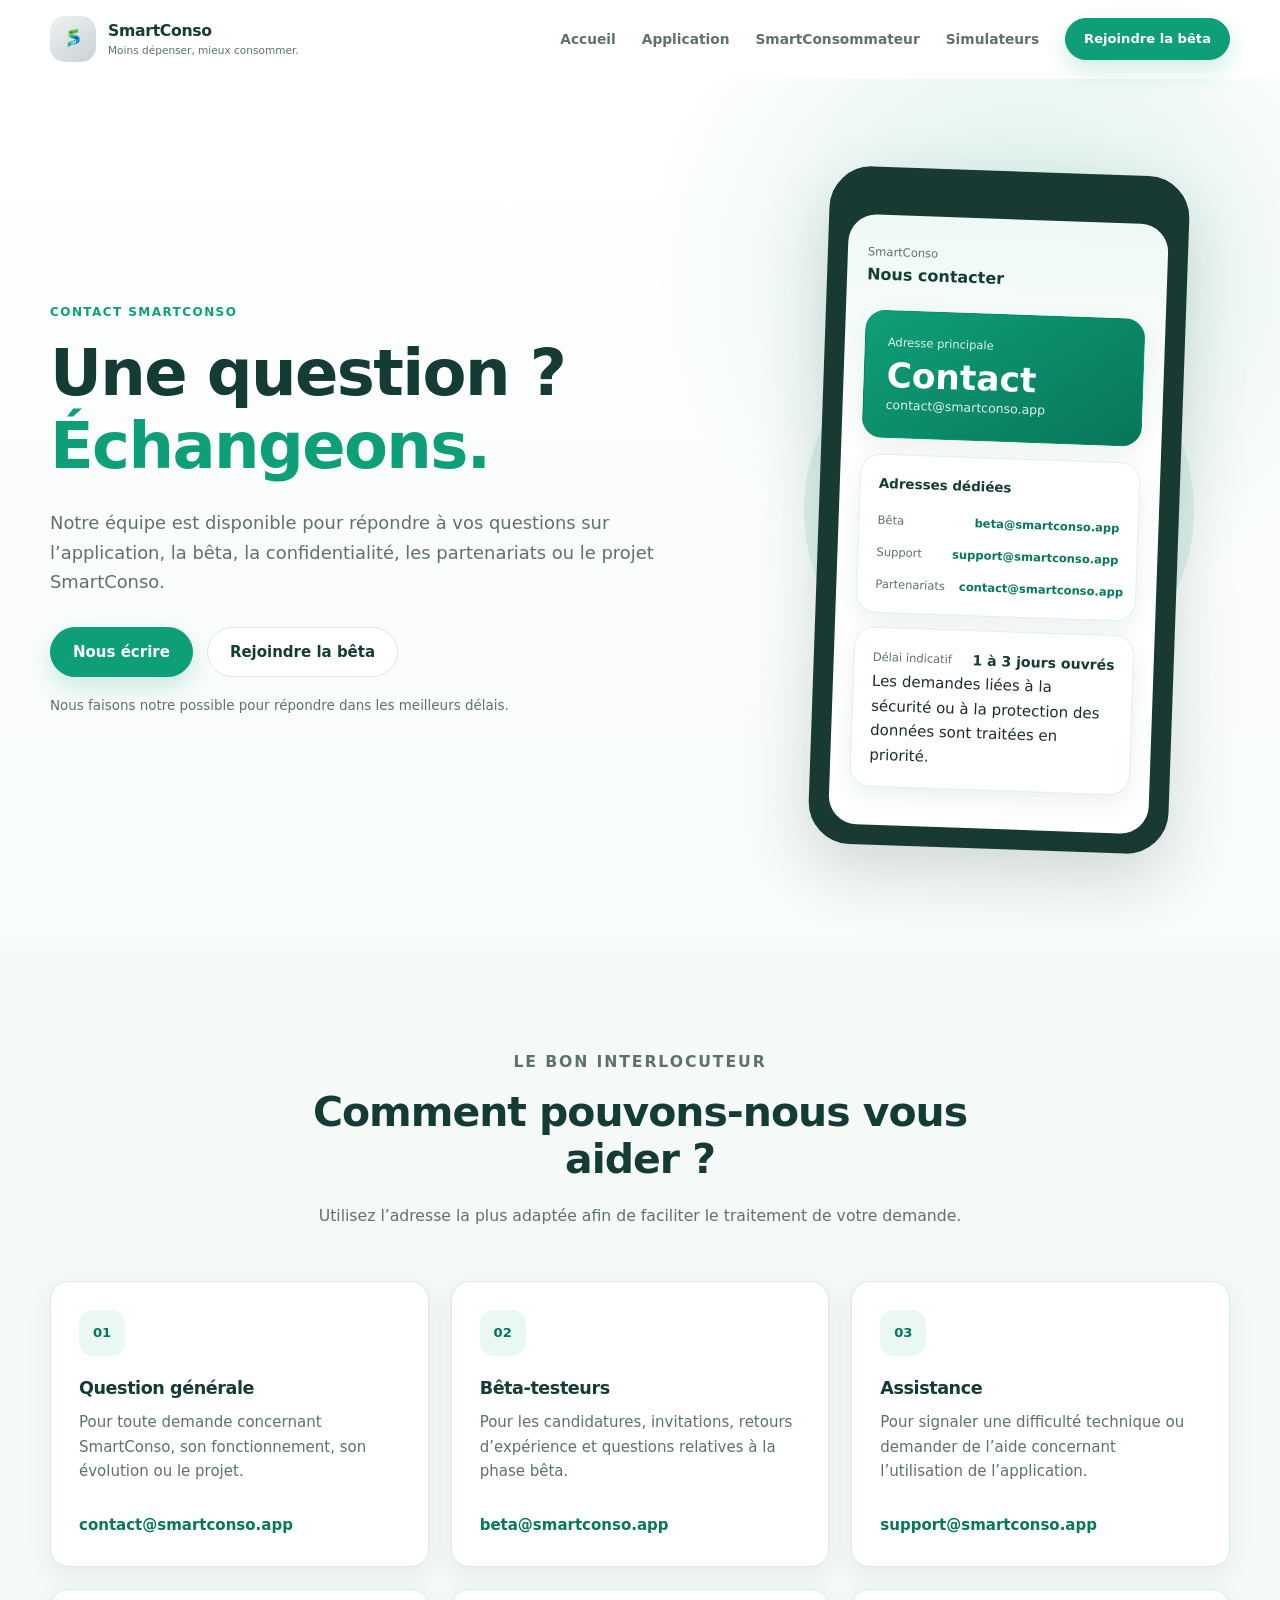
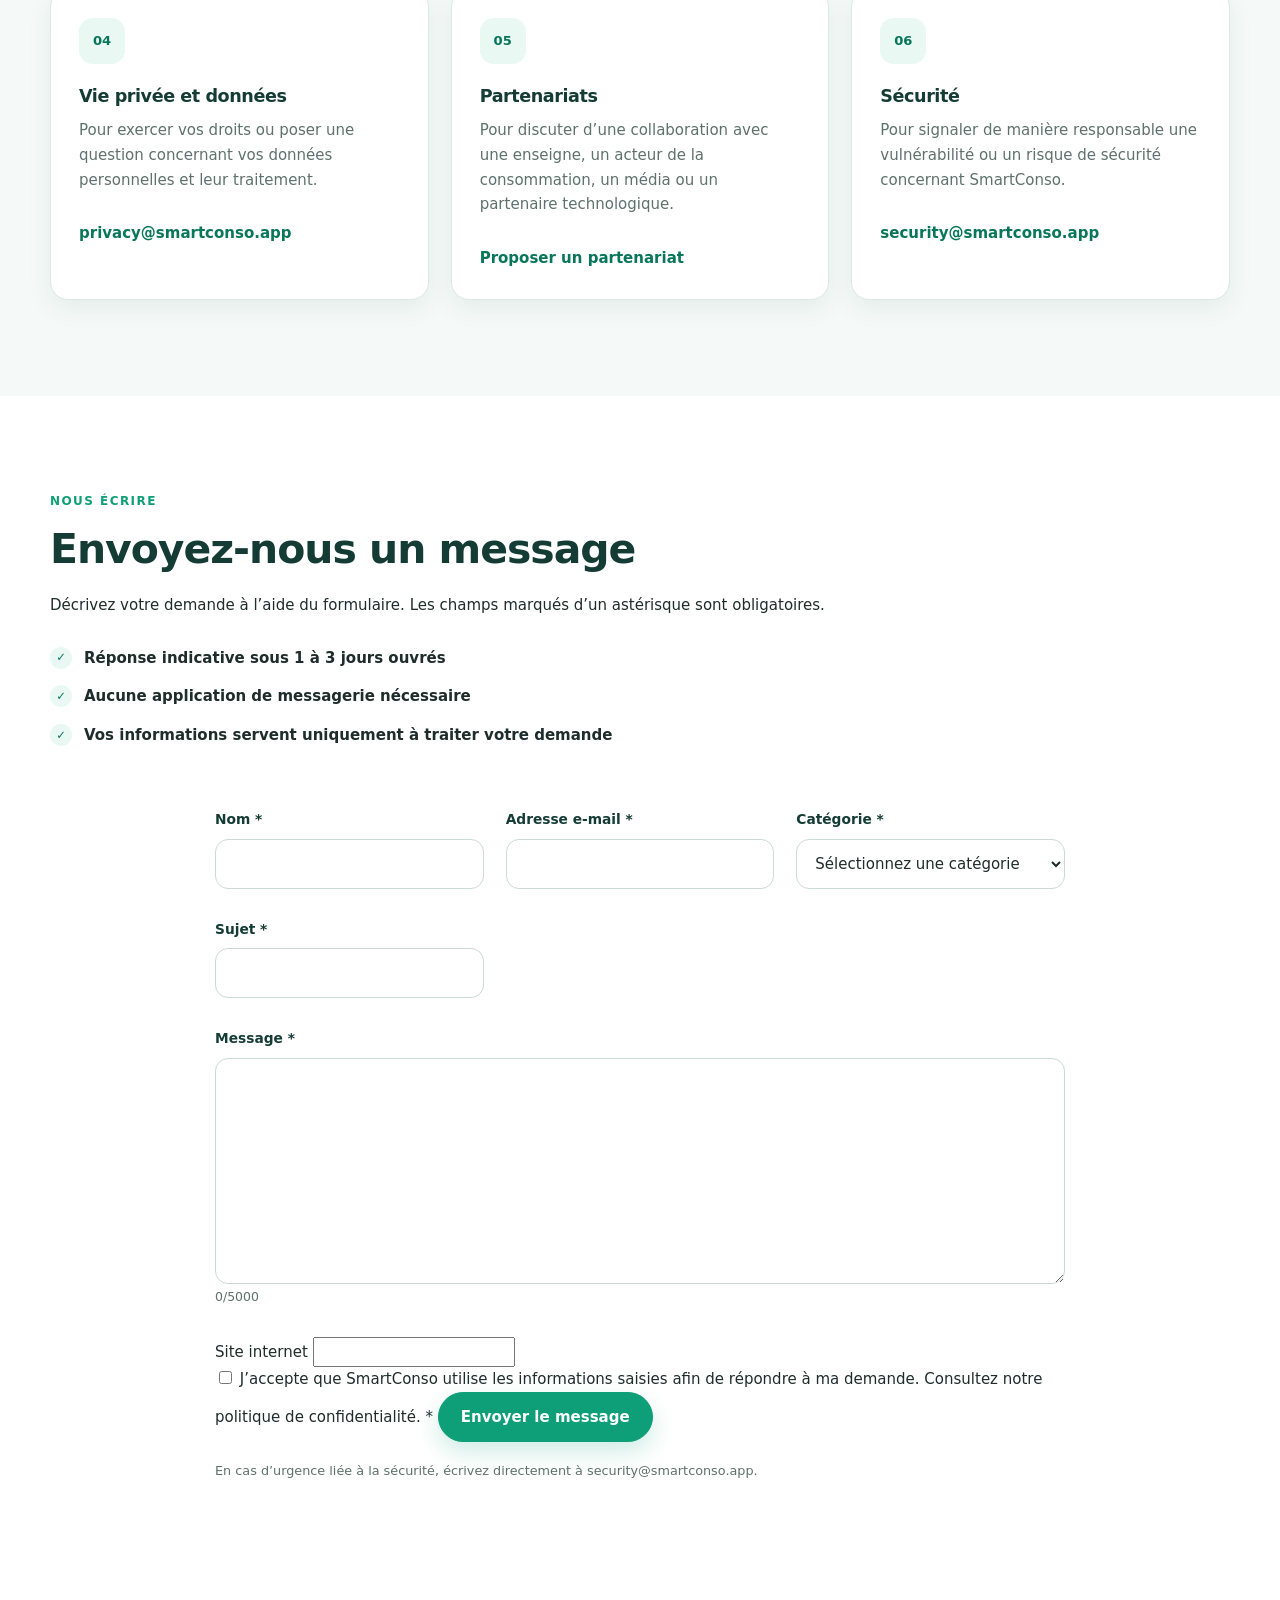
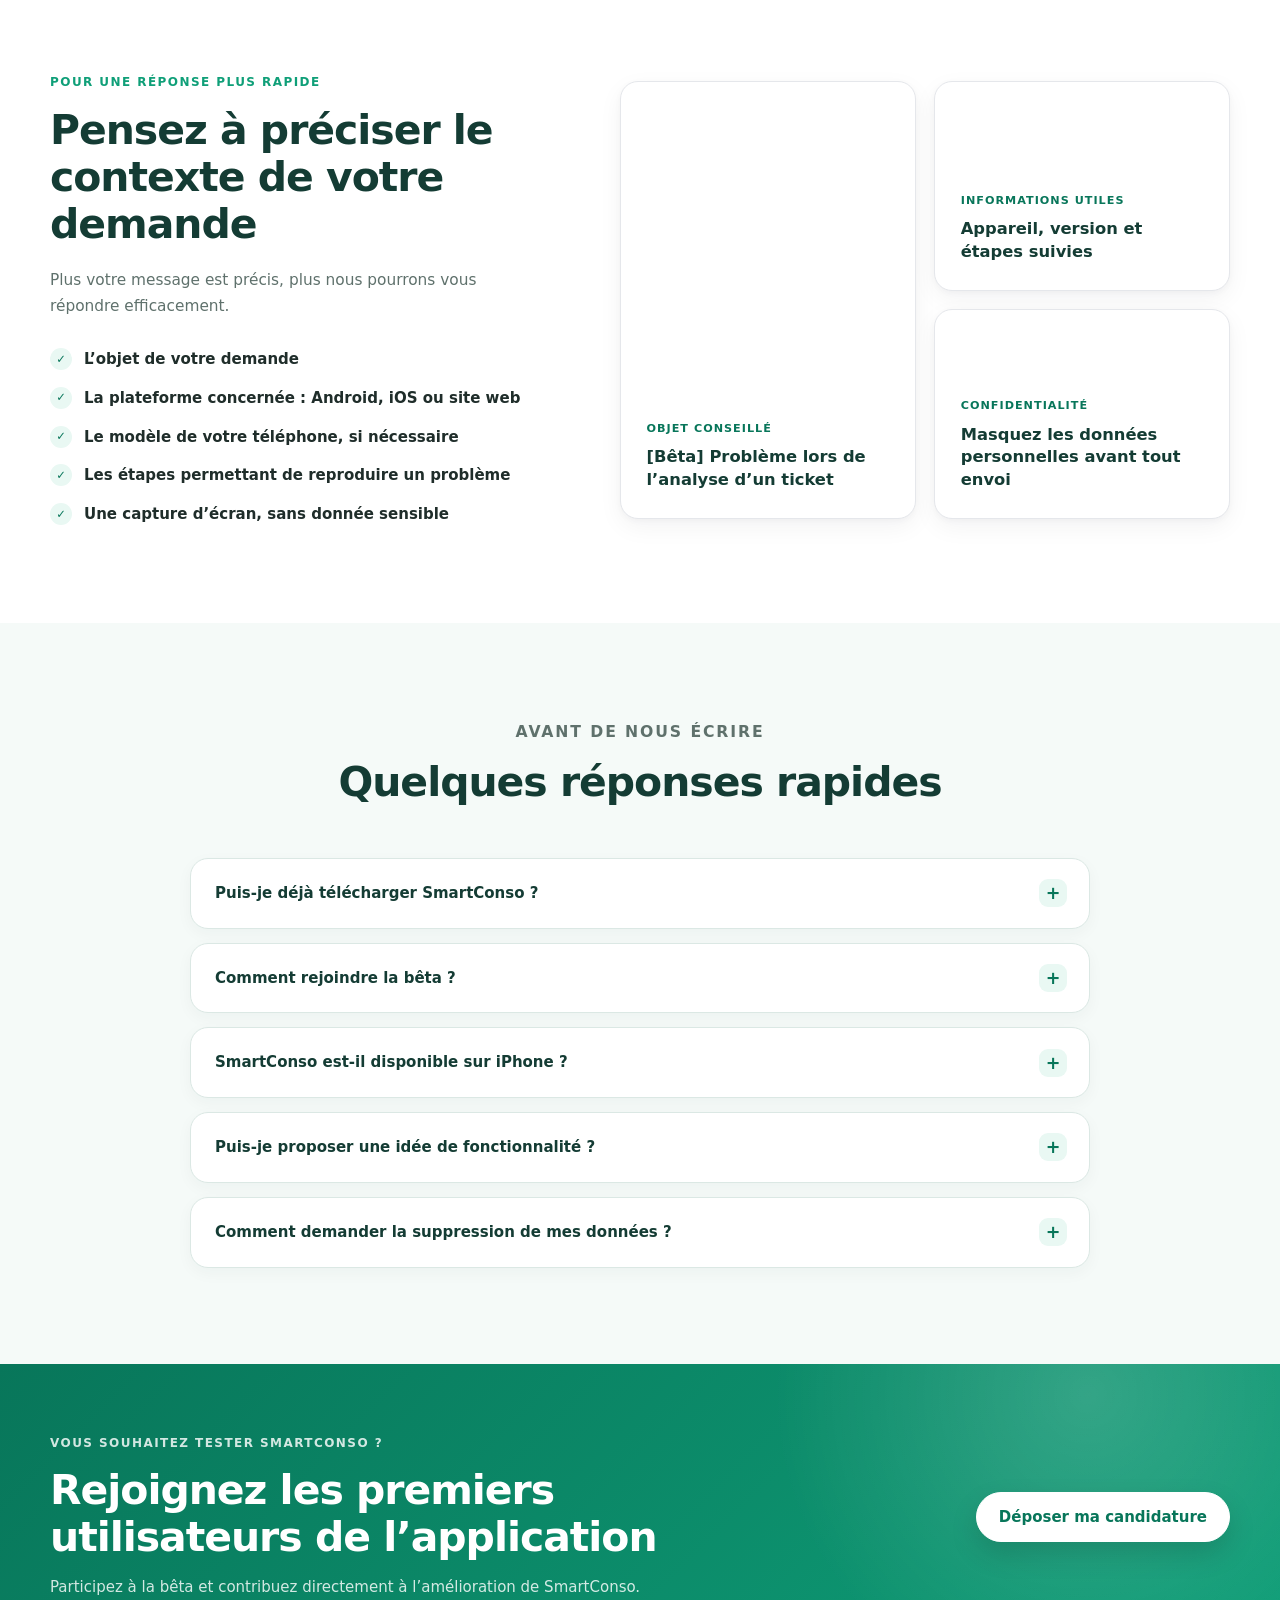
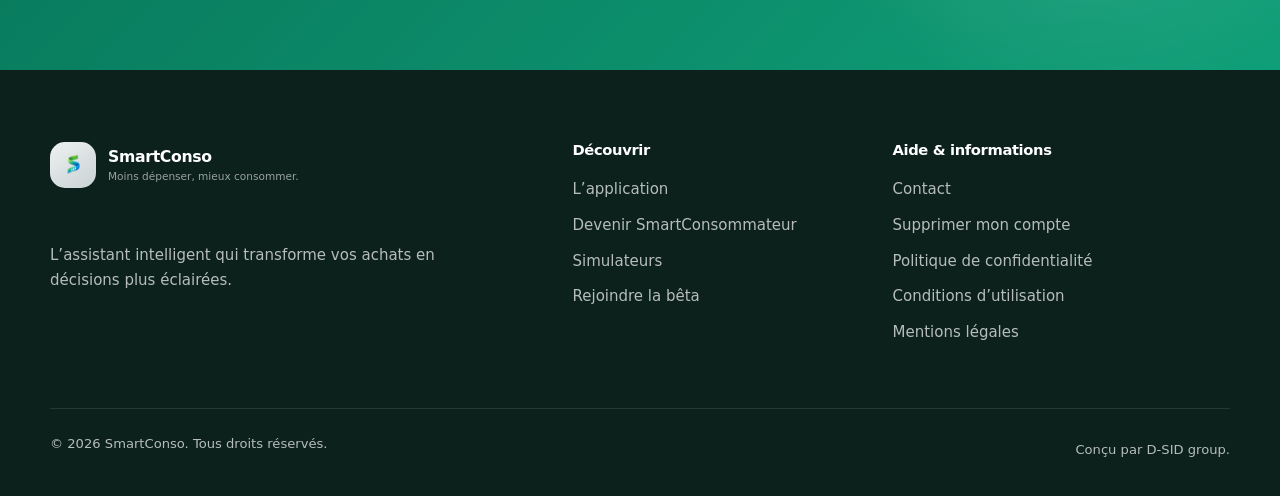
<file: contact.html>
<!doctype html>
<html lang="fr">
<head>
  <meta charset="utf-8">
  <meta name="viewport" content="width=device-width, initial-scale=1">
  <meta name="robots" content="index, follow, max-image-preview:large, max-snippet:-1, max-video-preview:-1">
  <meta name="author" content="SmartConso">
  <meta name="application-name" content="SmartConso">
  <meta name="theme-color" content="#0f9f78">
  <meta name="color-scheme" content="light">
  <meta name="referrer" content="strict-origin-when-cross-origin">
  <meta name="format-detection" content="telephone=no">

  <title>Contact SmartConso – Application et bêta</title>
  <meta name="description" content="Contactez l’équipe SmartConso pour toute question sur l’application, la bêta, la confidentialité ou un partenariat.">
  <link rel="canonical" href="https://smartconso.app/contact.html">

  <meta property="og:type" content="website">
  <meta property="og:locale" content="fr_FR">
  <meta property="og:site_name" content="SmartConso">
  <meta property="og:title" content="Contactez l’équipe SmartConso">
  <meta property="og:description" content="Une question sur SmartConso, sa bêta, la confidentialité ou un partenariat ? Écrivez-nous.">
  <meta property="og:url" content="https://smartconso.app/contact.html">
  <meta property="og:image" content="https://smartconso.app/assets/images/logo.png">
  <meta property="og:image:secure_url" content="https://smartconso.app/assets/images/logo.png">
  <meta property="og:image:type" content="image/png">
  <meta property="og:image:width" content="1536">
  <meta property="og:image:height" content="1024">
  <meta property="og:image:alt" content="SmartConso – application de gestion du budget alimentaire">

  <meta name="twitter:card" content="summary_large_image">
  <meta name="twitter:title" content="Contactez l’équipe SmartConso">
  <meta name="twitter:description" content="Une question sur SmartConso, sa bêta, la confidentialité ou un partenariat ? Écrivez-nous.">
  <meta name="twitter:image" content="https://smartconso.app/assets/images/logo.png">
  <meta name="twitter:image:alt" content="SmartConso – application de gestion du budget alimentaire">

  <link rel="icon" href="/favicon.ico" sizes="any">
  <link rel="shortcut icon" href="/favicon.ico">
  <link rel="icon" type="image/svg+xml" href="/favicon.svg">
  <link rel="icon" type="image/png" sizes="32x32" href="/favicon-32x32.png">
  <link rel="icon" type="image/png" sizes="16x16" href="/favicon-16x16.png">
  <link rel="apple-touch-icon" sizes="180x180" href="/apple-touch-icon.png">
  <link rel="mask-icon" href="/favicon.svg" color="#0F9F78">
  <link rel="manifest" href="/site.webmanifest">


  <link rel="stylesheet" href="assets/css/styles.css">

  

  <script type="application/ld+json">
{
  "@context": "https://schema.org",
  "@graph": [
    {
      "@type": "Corporation",
      "@id": "https://smartconso.app/#corporation",
      "name": "SmartConso",
      "url": "https://smartconso.app/",
      "logo": {
        "@type": "ImageObject",
        "@id": "https://smartconso.app/#logo",
        "url": "https://smartconso.app/assets/images/logo.png",
        "contentUrl": "https://smartconso.app/assets/images/logo.png",
        "width": 1536,
        "height": 1024,
        "caption": "SmartConso"
      },
      "email": "contact@smartconso.app"
    },
    {
      "@type": "WebSite",
      "@id": "https://smartconso.app/#website",
      "url": "https://smartconso.app/",
      "name": "SmartConso",
      "description": "Application d’analyse de tickets de caisse et de suivi du budget alimentaire.",
      "inLanguage": "fr-FR",
      "publisher": {
        "@id": "https://smartconso.app/#corporation"
      }
    },
    {
      "@type": "SoftwareApplication",
      "@id": "https://smartconso.app/#softwareapplication",
      "name": "SmartConso",
      "url": "https://smartconso.app/",
      "description": "Application mobile permettant de scanner des tickets de caisse, d’analyser les dépenses alimentaires et de suivre un budget courses.",
      "applicationCategory": "FinanceApplication",
      "applicationSubCategory": "Gestion du budget alimentaire",
      "operatingSystem": "Android",
      "inLanguage": "fr-FR",
      "isAccessibleForFree": true,
      "publisher": {
        "@id": "https://smartconso.app/#corporation"
      },
      "offers": {
        "@type": "Offer",
        "price": "0",
        "priceCurrency": "EUR",
        "availability": "https://schema.org/PreOrder",
        "url": "https://smartconso.app/beta.html"
      }
    },
    {
      "@type": "ImageObject",
      "@id": "https://smartconso.app/#primaryimage",
      "url": "https://smartconso.app/assets/images/logo.png",
      "contentUrl": "https://smartconso.app/assets/images/logo.png",
      "width": 1536,
      "height": 1024,
      "caption": "SmartConso – application de gestion du budget alimentaire"
    },
    {
      "@type": "ContactPage",
      "@id": "https://smartconso.app/contact.html#webpage",
      "url": "https://smartconso.app/contact.html",
      "name": "Contact SmartConso – Application et bêta",
      "description": "Contactez l’équipe SmartConso pour toute question sur l’application, la bêta, la confidentialité ou un partenariat.",
      "isPartOf": {
        "@id": "https://smartconso.app/#website"
      },
      "about": {
        "@id": "https://smartconso.app/#softwareapplication"
      },
      "publisher": {
        "@id": "https://smartconso.app/#corporation"
      },
      "inLanguage": "fr-FR",
      "primaryImageOfPage": {
        "@id": "https://smartconso.app/#primaryimage"
      }
    }
  ]
}
  </script>

<!-- Google Analytics -->
<script async src="https://www.googletagmanager.com/gtag/js?id=G-0S87CLV04W"></script>
<script>
window.dataLayer = window.dataLayer || [];
function gtag(){dataLayer.push(arguments);}
gtag('js', new Date());
gtag('config', 'G-0S87CLV04W');
</script>

<script src="assets/js/main.js" defer></script>
</head>

<body>
  <a class="skip-link" href="#main-content">
    Aller au contenu principal
  </a>

  <header class="site-header" data-site-header>
    <div class="container header-container">
      <a class="brand" href="index.html" aria-label="Accueil SmartConso">
        <span class="brand-mark" aria-hidden="true"><img
            class="brand-logo"
            src="assets/images/logo.png"
            alt="SmartConso"
        ></span>

        <span class="brand-text">
          <strong>SmartConso</strong>
          <small>Moins dépenser, mieux consommer.</small>
        </span>
      </a>

      <button
        class="navigation-toggle"
        type="button"
        aria-label="Ouvrir le menu"
        aria-expanded="false"
        aria-controls="main-navigation"
        data-navigation-toggle
      >
        <span></span>
        <span></span>
        <span></span>
      </button>
      <nav id="main-navigation" class="main-navigation" aria-label="Navigation principale" data-main-navigation>
        <a href="index.html">Accueil</a>
        <a href="application/">Application</a>
        <a href="smartconsommateur/">SmartConsommateur</a>
        <a href="simulateurs/">Simulateurs</a>
        <a class="button button-small" href="beta.html">Rejoindre la bêta</a>
      </nav>
    </div>
  </header>

  <main id="main-content">
    <section class="hero">
      <div class="container hero-grid">
        <div class="hero-content">
          <p class="eyebrow">Contact SmartConso</p>

          <h1>
            Une question ?
            <span>Échangeons.</span>
          </h1>

          <p class="hero-description">
            Notre équipe est disponible pour répondre à vos questions sur
            l’application, la bêta, la confidentialité, les partenariats ou le
            projet SmartConso.
          </p>

          <div class="hero-actions">
            <a class="button" href="#contact-form">
              Nous écrire
            </a>

            <a class="button button-secondary" href="beta.html">
              Rejoindre la bêta
            </a>
          </div>

          <p class="beta-note">
            Nous faisons notre possible pour répondre dans les meilleurs délais.
          </p>
        </div>

        <div class="hero-visual" aria-label="Coordonnées SmartConso">
          <div class="phone-preview">
            <div class="phone-top-bar"></div>

            <div class="phone-screen">
              <div class="preview-header">
                <span>SmartConso</span>
                <strong>Nous contacter</strong>
              </div>

              <article class="preview-score-card">
                <span>Adresse principale</span>
                <strong>Contact</strong>
                <small>contact@smartconso.app</small>
              </article>

              <article class="preview-card preview-categories">
                <strong>Adresses dédiées</strong>

                <div>
                  <span>Bêta</span>
                  <b>beta@smartconso.app</b>
                </div>

                <div>
                  <span>Support</span>
                  <b>support@smartconso.app</b>
                </div>

                <div>
                  <span>Partenariats</span>
                  <b>contact@smartconso.app</b>
                </div>
              </article>

              <article class="preview-card">
                <div class="preview-card-header">
                  <span>Délai indicatif</span>
                  <strong>1 à 3 jours ouvrés</strong>
                </div>

                <p>
                  Les demandes liées à la sécurité ou à la protection des
                  données sont traitées en priorité.
                </p>
              </article>
            </div>
          </div>
        </div>
      </div>
    </section>

    <section
      class="section section-soft"
      aria-labelledby="contact-options-title"
    >
      <div class="container">
        <div class="section-heading">
          <p class="eyebrow">Le bon interlocuteur</p>

          <h2 id="contact-options-title">
            Comment pouvons-nous vous aider ?
          </h2>

          <p>
            Utilisez l’adresse la plus adaptée afin de faciliter le traitement
            de votre demande.
          </p>
        </div>

        <div class="features-grid">
          <article class="feature-card">
            <span class="feature-icon" aria-hidden="true">01</span>

            <h3>Question générale</h3>

            <p>
              Pour toute demande concernant SmartConso, son fonctionnement,
              son évolution ou le projet.
            </p>

            <a class="text-link" href="mailto:contact@smartconso.app">
              contact@smartconso.app
            </a>
          </article>

          <article class="feature-card">
            <span class="feature-icon" aria-hidden="true">02</span>

            <h3>Bêta-testeurs</h3>

            <p>
              Pour les candidatures, invitations, retours d’expérience et
              questions relatives à la phase bêta.
            </p>

            <a class="text-link" href="mailto:beta@smartconso.app">
              beta@smartconso.app
            </a>
          </article>

          <article class="feature-card">
            <span class="feature-icon" aria-hidden="true">03</span>

            <h3>Assistance</h3>

            <p>
              Pour signaler une difficulté technique ou demander de l’aide
              concernant l’utilisation de l’application.
            </p>

            <a class="text-link" href="mailto:support@smartconso.app">
              support@smartconso.app
            </a>
          </article>

          <article class="feature-card">
            <span class="feature-icon" aria-hidden="true">04</span>

            <h3>Vie privée et données</h3>

            <p>
              Pour exercer vos droits ou poser une question concernant vos
              données personnelles et leur traitement.
            </p>

            <a
              class="text-link"
              href="mailto:privacy@smartconso.app"
            >
              privacy@smartconso.app
            </a>
          </article>

          <article class="feature-card">
            <span class="feature-icon" aria-hidden="true">05</span>

            <h3>Partenariats</h3>

            <p>
              Pour discuter d’une collaboration avec une enseigne, un acteur
              de la consommation, un média ou un partenaire technologique.
            </p>

            <a class="text-link" href="mailto:contact@smartconso.app">
              Proposer un partenariat
            </a>
          </article>

          <article class="feature-card">
            <span class="feature-icon" aria-hidden="true">06</span>

            <h3>Sécurité</h3>

            <p>
              Pour signaler de manière responsable une vulnérabilité ou un
              risque de sécurité concernant SmartConso.
            </p>

            <a class="text-link" href="mailto:security@smartconso.app">
              security@smartconso.app
            </a>
          </article>
        </div>
      </div>
    </section>


    <section
      id="contact-form"
      class="section contact-section"
      aria-labelledby="contact-form-title"
    >
      <div class="container contact-form-layout">
        <div class="contact-form-intro">
          <p class="eyebrow">Nous écrire</p>

          <h2 id="contact-form-title">
            Envoyez-nous un message
          </h2>

          <p>
            Décrivez votre demande à l’aide du formulaire. Les champs marqués
            d’un astérisque sont obligatoires.
          </p>

          <ul class="check-list">
            <li>Réponse indicative sous 1 à 3 jours ouvrés</li>
            <li>Aucune application de messagerie nécessaire</li>
            <li>Vos informations servent uniquement à traiter votre demande</li>
          </ul>
        </div>

        <form
          id="contactForm"
          class="contact-form"
          action="https://api.smartconso.app/api/v1/contact"
          method="post"
          novalidate
          data-contact-form
        >
          <div class="form-grid">
            <div class="form-field">
              <label for="contact-name">
                Nom <span aria-hidden="true">*</span>
              </label>

              <input
                id="contact-name"
                name="name"
                type="text"
                autocomplete="name"
                maxlength="100"
                required
              >

              <small class="form-error" data-error-for="name"></small>
            </div>

            <div class="form-field">
              <label for="contact-email">
                Adresse e-mail <span aria-hidden="true">*</span>
              </label>

              <input
                id="contact-email"
                name="email"
                type="email"
                autocomplete="email"
                maxlength="254"
                required
              >

              <small class="form-error" data-error-for="email"></small>
            </div>

            <div class="form-field">
              <label for="contact-category">
                Catégorie <span aria-hidden="true">*</span>
              </label>

              <select
                id="contact-category"
                name="category"
                required
              >
                <option value="">Sélectionnez une catégorie</option>
                <option value="general">Question générale</option>
                <option value="beta">Bêta-testeurs</option>
                <option value="support">Assistance</option>
                <option value="privacy">Vie privée et données</option>
                <option value="partnership">Partenariats</option>
                <option value="security">Sécurité</option>
              </select>

              <small class="form-error" data-error-for="category"></small>
            </div>

            <div class="form-field">
              <label for="contact-subject">
                Sujet <span aria-hidden="true">*</span>
              </label>

              <input
                id="contact-subject"
                name="subject"
                type="text"
                maxlength="150"
                required
              >

              <small class="form-error" data-error-for="subject"></small>
            </div>

            <div class="form-field form-field-full">
              <label for="contact-message">
                Message <span aria-hidden="true">*</span>
              </label>

              <textarea
                id="contact-message"
                name="message"
                rows="8"
                minlength="20"
                maxlength="5000"
                required
              ></textarea>

              <div class="form-field-footer">
                <small class="form-error" data-error-for="message"></small>
                <small>
                  <span data-message-count>0</span>/5000
                </small>
              </div>
            </div>
          </div>

          <div class="honeypot" aria-hidden="true">
            <label for="contact-website">Site internet</label>
            <input
              id="contact-website"
              name="website"
              type="text"
              tabindex="-1"
              autocomplete="off"
            >
          </div>

          <label class="consent-field">
            <input
              id="contact-consent"
              name="consent"
              type="checkbox"
              required
            >

            <span>
              J’accepte que SmartConso utilise les informations saisies afin de
              répondre à ma demande. Consultez notre
              <a href="privacy.html">politique de confidentialité</a>.
              <span aria-hidden="true">*</span>
            </span>
          </label>

          <small class="form-error consent-error" data-error-for="consent"></small>

          <div
            class="form-status"
            role="status"
            aria-live="polite"
            data-contact-status
            hidden
          ></div>

          <button class="button contact-submit" type="submit">
            <span data-submit-label>Envoyer le message</span>
            <span class="button-spinner" aria-hidden="true" hidden></span>
          </button>

          <p class="form-note">
            En cas d’urgence liée à la sécurité, écrivez directement à
            security@smartconso.app.
          </p>
        </form>
      </div>
    </section>

    <section class="section" aria-labelledby="contact-guidelines-title">
      <div class="container product-preview-grid">
        <div>
          <p class="eyebrow">Pour une réponse plus rapide</p>

          <h2 id="contact-guidelines-title">
            Pensez à préciser le contexte de votre demande
          </h2>

          <p>
            Plus votre message est précis, plus nous pourrons vous répondre
            efficacement.
          </p>

          <ul class="check-list">
            <li>L’objet de votre demande</li>
            <li>La plateforme concernée : Android, iOS ou site web</li>
            <li>Le modèle de votre téléphone, si nécessaire</li>
            <li>Les étapes permettant de reproduire un problème</li>
            <li>Une capture d’écran, sans donnée sensible</li>
          </ul>
        </div>

        <div class="screenshots-placeholder">
          <article>
            <span>Objet conseillé</span>
            <strong>[Bêta] Problème lors de l’analyse d’un ticket</strong>
          </article>

          <article>
            <span>Informations utiles</span>
            <strong>Appareil, version et étapes suivies</strong>
          </article>

          <article>
            <span>Confidentialité</span>
            <strong>Masquez les données personnelles avant tout envoi</strong>
          </article>
        </div>
      </div>
    </section>

    <section
      class="section section-soft"
      aria-labelledby="contact-faq-title"
    >
      <div class="container faq-container">
        <div class="section-heading">
          <p class="eyebrow">Avant de nous écrire</p>

          <h2 id="contact-faq-title">
            Quelques réponses rapides
          </h2>
        </div>

        <div class="faq-list">
          <details>
            <summary>
              Puis-je déjà télécharger SmartConso ?
            </summary>

            <p>
              SmartConso est actuellement en phase de bêta privée. Les accès
              sont envoyés progressivement aux personnes sélectionnées.
            </p>
          </details>

          <details>
            <summary>
              Comment rejoindre la bêta ?
            </summary>

            <p>
              Rendez-vous sur la page « Rejoindre la bêta » et complétez le
              formulaire de candidature.
            </p>
          </details>

          <details>
            <summary>
              SmartConso est-il disponible sur iPhone ?
            </summary>

            <p>
              La première vague de test concerne principalement Android. Les
              utilisateurs iPhone peuvent rejoindre la liste d’attente.
            </p>
          </details>

          <details>
            <summary>
              Puis-je proposer une idée de fonctionnalité ?
            </summary>

            <p>
              Oui. Les retours et propositions des utilisateurs sont
              particulièrement importants pendant la phase bêta.
            </p>
          </details>

          <details>
            <summary>
              Comment demander la suppression de mes données ?
            </summary>

            <p>
              Écrivez à privacy@smartconso.app en précisant l’adresse e-mail
              associée à votre demande. Une vérification d’identité pourra être
              demandée avant toute suppression.
            </p>
          </details>
        </div>
      </div>
    </section>

    <section class="beta-callout">
      <div class="container beta-callout-content">
        <div>
          <p class="eyebrow">Vous souhaitez tester SmartConso ?</p>

          <h2>
            Rejoignez les premiers utilisateurs de l’application
          </h2>

          <p>
            Participez à la bêta et contribuez directement à l’amélioration de
            SmartConso.
          </p>
        </div>

        <a class="button button-light" href="beta.html">
          Déposer ma candidature
        </a>
      </div>
    </section>
  </main>
  <footer class="site-footer">
    <div class="container footer-grid footer-grid-expanded">
      <div>
        <a class="brand brand-footer" href="index.html">
          <span class="brand-mark" aria-hidden="true"><img class="brand-logo" src="assets/images/logo.png" alt=""></span>
          <span class="brand-text"><strong>SmartConso</strong><small>Moins dépenser, mieux consommer.</small></span>
        </a>
        <p class="footer-description">L’assistant intelligent qui transforme vos achats en décisions plus éclairées.</p>
      </div>
      <div>
        <h2>Découvrir</h2>
        <a href="application/">L’application</a>
        <a href="smartconsommateur/">Devenir SmartConsommateur</a>
        <a href="simulateurs/">Simulateurs</a>
        <a href="beta.html">Rejoindre la bêta</a>
      </div>
      <div>
        <h2>Aide & informations</h2>
        <a href="contact.html">Contact</a>
        <a href="delete-account/">Supprimer mon compte</a>
        <a href="privacy.html">Politique de confidentialité</a>
        <a href="terms.html">Conditions d’utilisation</a>
        <a href="legal.html">Mentions légales</a>
      </div>
    </div>
    <div class="container footer-bottom"><p>© <span data-current-year></span> SmartConso. Tous droits réservés.</p><p>Conçu par D-SID group.</p></div>
  </footer>
</body>
</html>
</file>
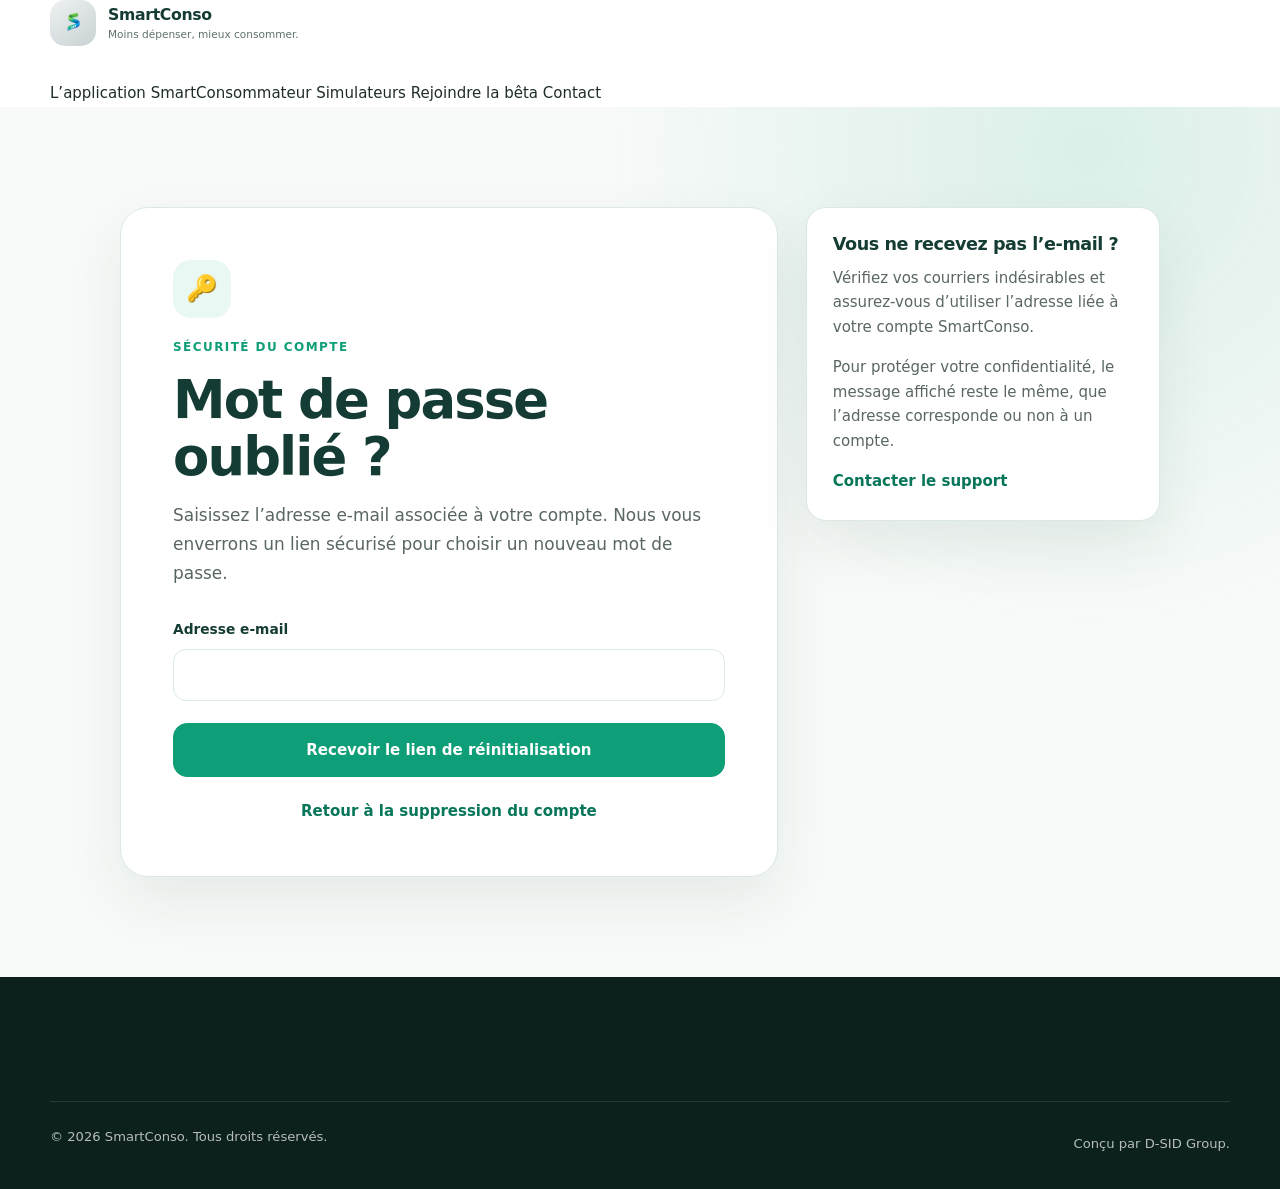
<file: forgot-password.html>
<!doctype html><meta charset="utf-8"><title>Redirection…</title>
<script>
location.replace("./forgot-password/" + location.search + location.hash);
</script>
<noscript><a href="./forgot-password/">Continuer</a></noscript>
</file>
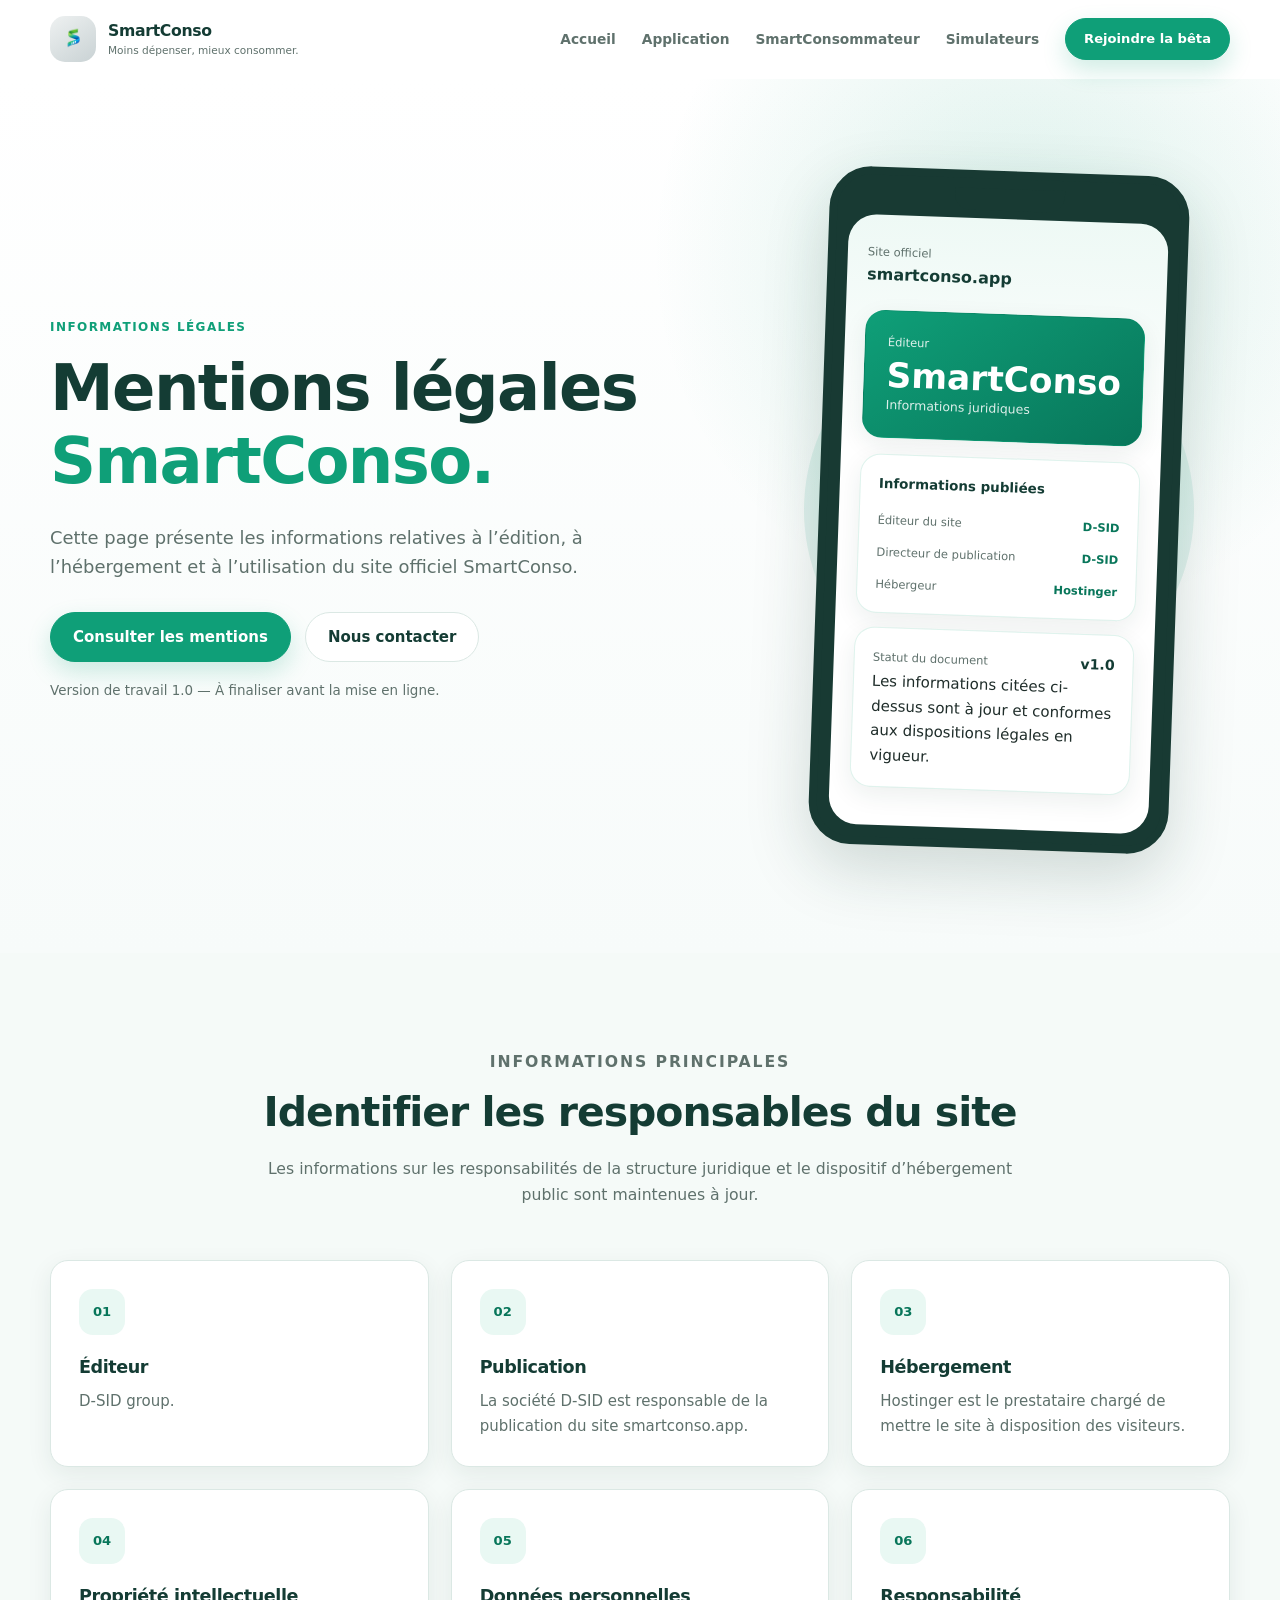
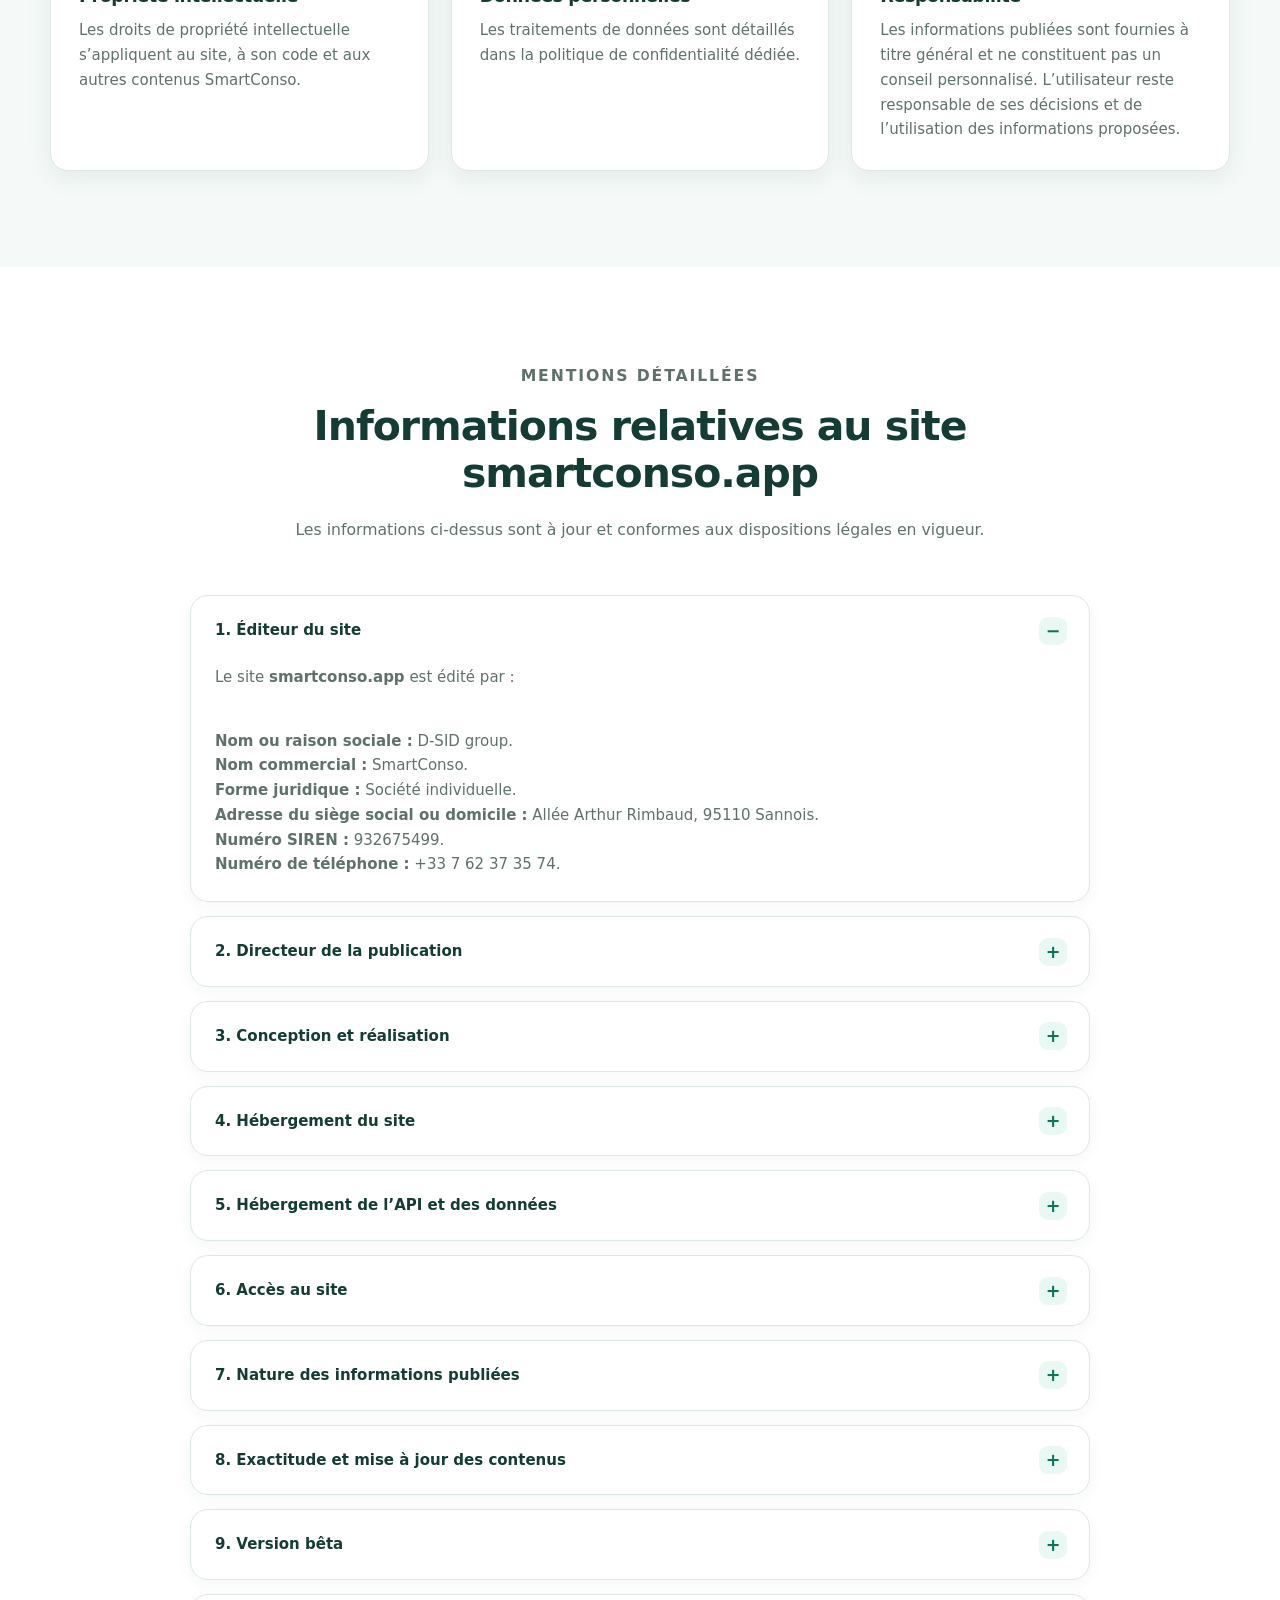
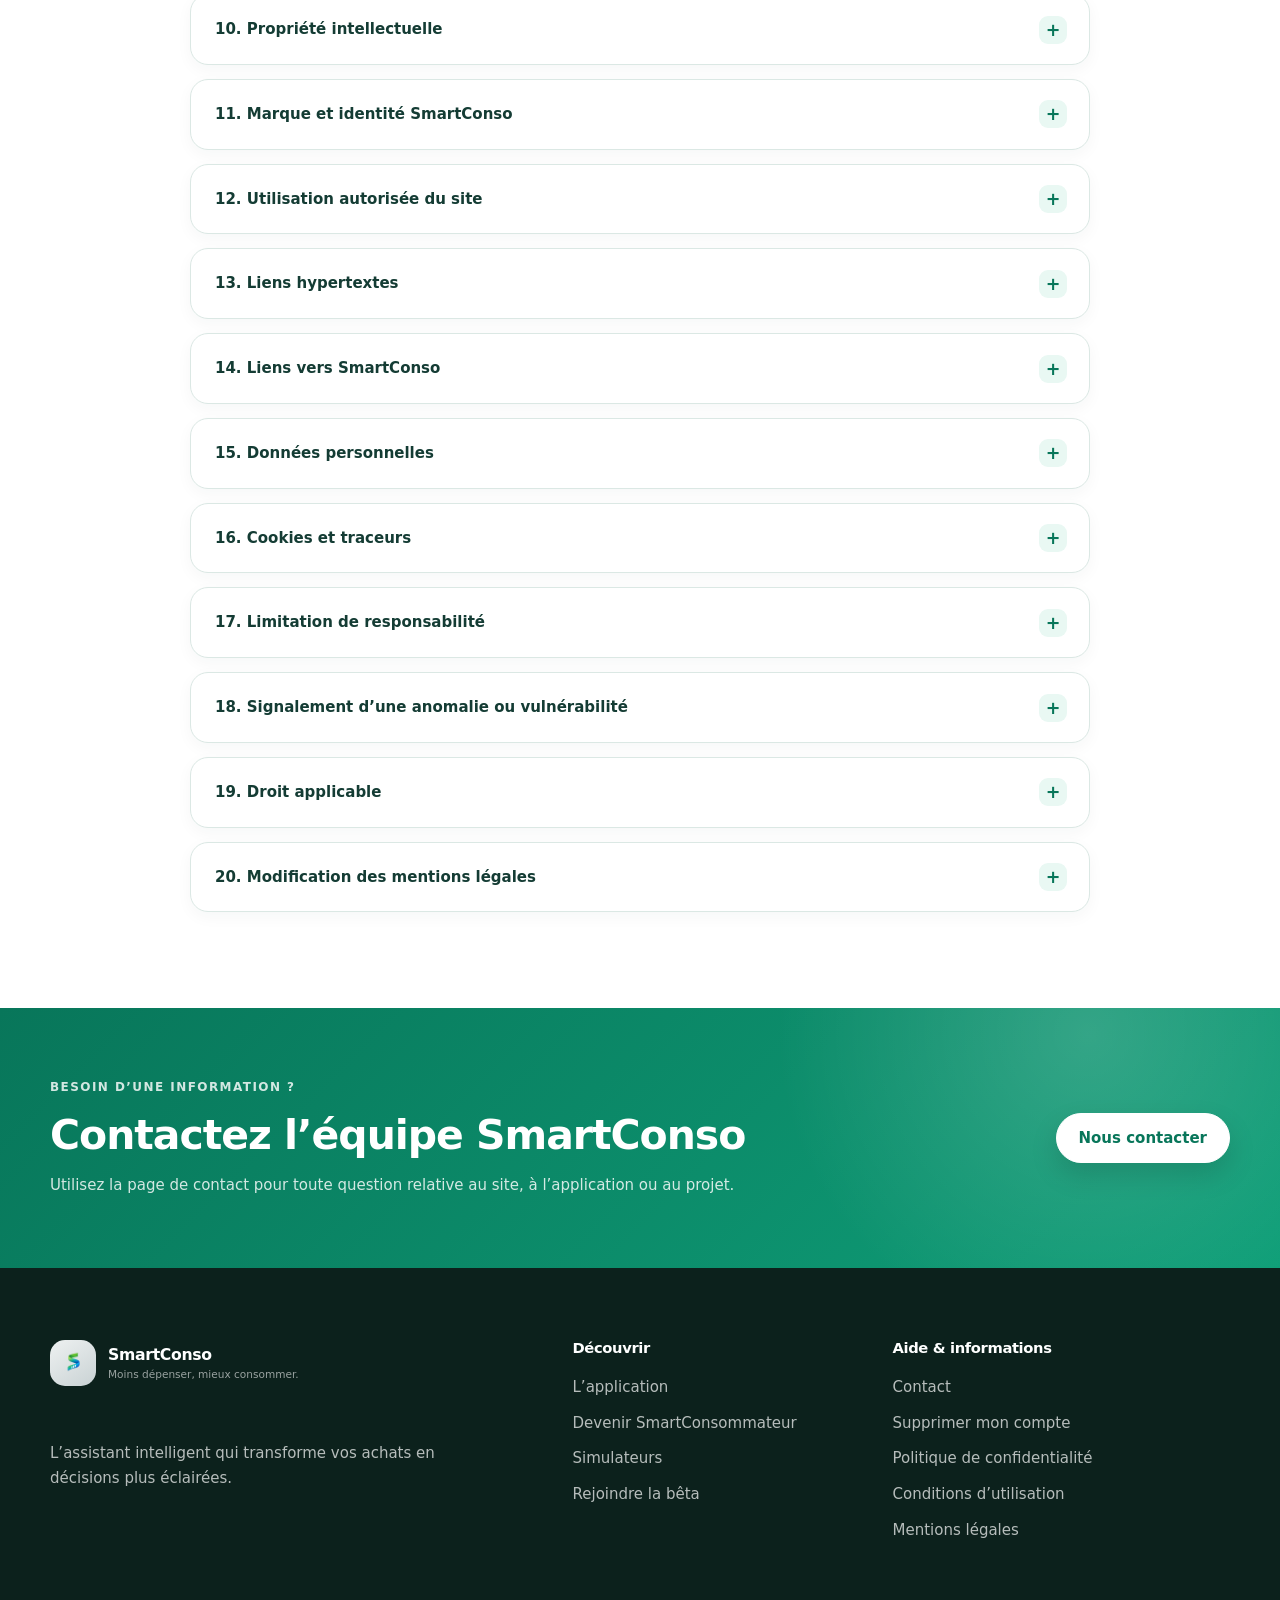
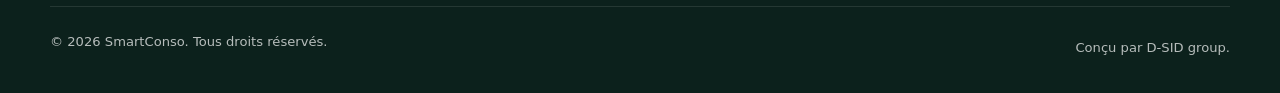
<file: legal.html>
<!doctype html>
<html lang="fr">
<head>
  <meta charset="utf-8">
  <meta name="viewport" content="width=device-width, initial-scale=1">
  <meta name="robots" content="index, follow, max-image-preview:large, max-snippet:-1, max-video-preview:-1">
  <meta name="author" content="SmartConso">
  <meta name="application-name" content="SmartConso">
  <meta name="theme-color" content="#0f9f78">
  <meta name="color-scheme" content="light">
  <meta name="referrer" content="strict-origin-when-cross-origin">
  <meta name="format-detection" content="telephone=no">

  <title>Mentions légales – SmartConso</title>
  <meta name="description" content="Consultez les mentions légales du site SmartConso, les informations sur son éditeur, son hébergement et ses conditions d’utilisation.">
  <link rel="canonical" href="https://smartconso.app/legal.html">

  <meta property="og:type" content="website">
  <meta property="og:locale" content="fr_FR">
  <meta property="og:site_name" content="SmartConso">
  <meta property="og:title" content="Mentions légales – SmartConso">
  <meta property="og:description" content="Informations légales relatives au site smartconso.app, à son éditeur et à son hébergement.">
  <meta property="og:url" content="https://smartconso.app/legal.html">
  <meta property="og:image" content="https://smartconso.app/assets/images/logo.png">
  <meta property="og:image:secure_url" content="https://smartconso.app/assets/images/logo.png">
  <meta property="og:image:type" content="image/png">
  <meta property="og:image:width" content="1536">
  <meta property="og:image:height" content="1024">
  <meta property="og:image:alt" content="SmartConso – application de gestion du budget alimentaire">

  <meta name="twitter:card" content="summary_large_image">
  <meta name="twitter:title" content="Mentions légales – SmartConso">
  <meta name="twitter:description" content="Informations légales relatives au site smartconso.app, à son éditeur et à son hébergement.">
  <meta name="twitter:image" content="https://smartconso.app/assets/images/logo.png">
  <meta name="twitter:image:alt" content="SmartConso – application de gestion du budget alimentaire">

  <link rel="icon" href="/favicon.ico" sizes="any">
  <link rel="shortcut icon" href="/favicon.ico">
  <link rel="icon" type="image/svg+xml" href="/favicon.svg">
  <link rel="icon" type="image/png" sizes="32x32" href="/favicon-32x32.png">
  <link rel="icon" type="image/png" sizes="16x16" href="/favicon-16x16.png">
  <link rel="apple-touch-icon" sizes="180x180" href="/apple-touch-icon.png">
  <link rel="mask-icon" href="/favicon.svg" color="#0F9F78">
  <link rel="manifest" href="/site.webmanifest">
  
  <link rel="stylesheet" href="assets/css/styles.css">

  <script type="application/ld+json">
{
  "@context": "https://schema.org",
  "@graph": [
    {
      "@type": "Corporation",
      "@id": "https://smartconso.app/#corporation",
      "name": "SmartConso",
      "url": "https://smartconso.app/",
      "logo": {
        "@type": "ImageObject",
        "@id": "https://smartconso.app/#logo",
        "url": "https://smartconso.app/assets/images/logo.png",
        "contentUrl": "https://smartconso.app/assets/images/logo.png",
        "width": 1536,
        "height": 1024,
        "caption": "SmartConso"
      },
      "email": "contact@smartconso.app"
    },
    {
      "@type": "WebSite",
      "@id": "https://smartconso.app/#website",
      "url": "https://smartconso.app/",
      "name": "SmartConso",
      "description": "Application d’analyse de tickets de caisse et de suivi du budget alimentaire.",
      "inLanguage": "fr-FR",
      "publisher": {
        "@id": "https://smartconso.app/#corporation"
      }
    },
    {
      "@type": "SoftwareApplication",
      "@id": "https://smartconso.app/#softwareapplication",
      "name": "SmartConso",
      "url": "https://smartconso.app/",
      "description": "Application mobile permettant de scanner des tickets de caisse, d’analyser les dépenses alimentaires et de suivre un budget courses.",
      "applicationCategory": "FinanceApplication",
      "applicationSubCategory": "Gestion du budget alimentaire",
      "operatingSystem": "Android",
      "inLanguage": "fr-FR",
      "isAccessibleForFree": true,
      "publisher": {
        "@id": "https://smartconso.app/#corporation"
      },
      "offers": {
        "@type": "Offer",
        "price": "0",
        "priceCurrency": "EUR",
        "availability": "https://schema.org/PreOrder",
        "url": "https://smartconso.app/beta.html"
      }
    },
    {
      "@type": "ImageObject",
      "@id": "https://smartconso.app/#primaryimage",
      "url": "https://smartconso.app/assets/images/logo.png",
      "contentUrl": "https://smartconso.app/assets/images/logo.png",
      "width": 1536,
      "height": 1024,
      "caption": "SmartConso – application de gestion du budget alimentaire"
    },
    {
      "@type": "WebPage",
      "@id": "https://smartconso.app/legal.html#webpage",
      "url": "https://smartconso.app/legal.html",
      "name": "Mentions légales – SmartConso",
      "description": "Consultez les mentions légales du site SmartConso, les informations sur son éditeur, son hébergement et ses conditions d’utilisation.",
      "isPartOf": {
        "@id": "https://smartconso.app/#website"
      },
      "about": {
        "@id": "https://smartconso.app/#softwareapplication"
      },
      "publisher": {
        "@id": "https://smartconso.app/#corporation"
      },
      "inLanguage": "fr-FR",
      "primaryImageOfPage": {
        "@id": "https://smartconso.app/#primaryimage"
      }
    }
  ]
}
  </script>

<!-- Google Analytics -->
<script async src="https://www.googletagmanager.com/gtag/js?id=G-0S87CLV04W"></script>
<script>
window.dataLayer = window.dataLayer || [];
function gtag(){dataLayer.push(arguments);}
gtag('js', new Date());
gtag('config', 'G-0S87CLV04W');
</script>

<script src="assets/js/main.js" defer></script>
</head>

<body>
  <a class="skip-link" href="#main-content">
    Aller au contenu principal
  </a>

  <header class="site-header" data-site-header>
    <div class="container header-container">
      <a
        class="brand"
        href="index.html"
        aria-label="Accueil SmartConso"
      >
        <span class="brand-mark" aria-hidden="true"><img
            class="brand-logo"
            src="assets/images/logo.png"
            alt="SmartConso"
        ></span>

        <span class="brand-text">
          <strong>SmartConso</strong>
          <small>Moins dépenser, mieux consommer.</small>
        </span>
      </a>

      <button
        class="navigation-toggle"
        type="button"
        aria-label="Ouvrir le menu"
        aria-expanded="false"
        aria-controls="main-navigation"
        data-navigation-toggle
      >
        <span></span>
        <span></span>
        <span></span>
      </button>
      <nav id="main-navigation" class="main-navigation" aria-label="Navigation principale" data-main-navigation>
        <a href="index.html">Accueil</a>
        <a href="application/">Application</a>
        <a href="smartconsommateur/">SmartConsommateur</a>
        <a href="simulateurs/">Simulateurs</a>
        <a class="button button-small" href="beta.html">Rejoindre la bêta</a>
      </nav>
    </div>
  </header>

  <main id="main-content">
    <section class="hero">
      <div class="container hero-grid">
        <div class="hero-content">
          <p class="eyebrow">
            Informations légales
          </p>

          <h1>
            Mentions légales
            <span>SmartConso.</span>
          </h1>

          <p class="hero-description">
            Cette page présente les informations relatives à l’édition, à
            l’hébergement et à l’utilisation du site officiel SmartConso.
          </p>

          <div class="hero-actions">
            <a class="button" href="#legal-content">
              Consulter les mentions
            </a>

            <a
              class="button button-secondary"
              href="contact.html"
            >
              Nous contacter
            </a>
          </div>

          <p class="beta-note">
            Version de travail 1.0 — À finaliser avant la mise en ligne.
          </p>
        </div>

        <div
          class="hero-visual"
          aria-label="Informations légales SmartConso"
        >
          <div class="phone-preview">
            <div class="phone-top-bar"></div>

            <div class="phone-screen">
              <div class="preview-header">
                <span>Site officiel</span>
                <strong>smartconso.app</strong>
              </div>

              <article class="preview-score-card">
                <span>Éditeur</span>
                <strong>SmartConso</strong>
                <small>
                  Informations juridiques
                </small>
              </article>

              <article class="preview-card preview-categories">
                <strong>Informations publiées</strong>

                <div>
                  <span>Éditeur du site</span>
                  <b>D-SID</b>
                </div>

                <div>
                  <span>Directeur de publication</span>
                  <b>D-SID</b>
                </div>

                <div>
                  <span>Hébergeur</span>
                  <b>Hostinger</b>
                </div>
              </article>

              <article class="preview-card">
                <div class="preview-card-header">
                  <span>Statut du document</span>
                  <strong>v1.0</strong>
                </div>

                <p>
                  Les informations citées ci-dessus sont à jour et conformes aux dispositions légales en vigueur.
                </p>
              </article>
            </div>
          </div>
        </div>
      </div>
    </section>

    <section
      class="section section-soft"
      aria-labelledby="legal-summary-title"
    >
      <div class="container">
        <div class="section-heading">
          <p class="eyebrow">
            Informations principales
          </p>

          <h2 id="legal-summary-title">
            Identifier les responsables du site
          </h2>

          <p>
            Les informations sur les responsabilités de la structure
            juridique et le dispositif d’hébergement public sont maintenues à jour.
          </p>
        </div>

        <div class="features-grid">
          <article class="feature-card">
            <span class="feature-icon" aria-hidden="true">01</span>

            <h3>Éditeur</h3>

            <p>
              D-SID group.
            </p>
          </article>

          <article class="feature-card">
            <span class="feature-icon" aria-hidden="true">02</span>

            <h3>Publication</h3>

            <p>
              La société D-SID est responsable de la publication du site
              smartconso.app.
            </p>
          </article>

          <article class="feature-card">
            <span class="feature-icon" aria-hidden="true">03</span>

            <h3>Hébergement</h3>

            <p>
              Hostinger est le prestataire chargé de mettre le site à disposition des
              visiteurs.
            </p>
          </article>

          <article class="feature-card">
            <span class="feature-icon" aria-hidden="true">04</span>

            <h3>Propriété intellectuelle</h3>

            <p>
              Les droits de propriété intellectuelle s’appliquent au site, à son
              code et aux autres contenus SmartConso.
            </p>
          </article>

          <article class="feature-card">
            <span class="feature-icon" aria-hidden="true">05</span>

            <h3>Données personnelles</h3>

            <p>
              Les traitements de données sont détaillés dans la politique de
              confidentialité dédiée.
            </p>
          </article>

          <article class="feature-card">
            <span class="feature-icon" aria-hidden="true">06</span>

            <h3>Responsabilité</h3>

            <p>
              Les informations publiées sont fournies à titre général et ne constituent pas un conseil personnalisé. L’utilisateur reste responsable de ses décisions et de l’utilisation des informations proposées.
            </p>
          </article>
        </div>
      </div>
    </section>

    <section
      id="legal-content"
      class="section"
      aria-labelledby="legal-content-title"
    >
      <div class="container faq-container">
        <div class="section-heading">
          <p class="eyebrow">
            Mentions détaillées
          </p>

          <h2 id="legal-content-title">
            Informations relatives au site smartconso.app
          </h2>

          <p>
            Les informations ci-dessus sont à jour et conformes aux dispositions légales en vigueur.
          </p>
        </div>

        <div class="faq-list">
          <details open>
            <summary>
              1. Éditeur du site
            </summary>

            <p>
              Le site <strong>smartconso.app</strong> est édité par :
            </p>

            <p>
              <strong>Nom ou raison sociale :</strong>
              D-SID group.
              <br>
              <strong>Nom commercial :</strong>
              SmartConso.
              <br>
              <strong>Forme juridique :</strong>
              Société individuelle.
              <br>
              <strong>Adresse du siège social ou domicile :</strong>
              Allée Arthur Rimbaud, 95110 Sannois.
              <br>
              <strong>Numéro SIREN :</strong>
              932675499.
              <br>
              <strong>Numéro de téléphone :</strong>
              +33 7 62 37 35 74.
            </p>
          </details>

          <details>
            <summary>
              2. Directeur de la publication
            </summary>

            <p>
              <strong>Directeur ou directrice de la publication :</strong>
              D-SID group.
            </p>

            <p>
              Le directeur de la publication est responsable des contenus
              rendus accessibles sur le site, sous réserve des responsabilités
              propres aux auteurs et contributeurs identifiés.
            </p>
          </details>

          <details>
            <summary>
              3. Conception et réalisation
            </summary>

            <p>
              Le site SmartConso est conçu et réalisé dans le cadre du projet
              SmartConso.
            </p>

            <p>
              <strong>Responsable de la conception :</strong>
              SmartConso.
              <br>
              <strong>Responsable technique :</strong>
              D-SID group.
            </p>

            <p>
              Le site repose actuellement sur une architecture statique
              composée principalement de fichiers HTML, CSS et JavaScript.
            </p>
          </details>

          <details>
            <summary>
              4. Hébergement du site
            </summary>

            <p>
              Le site est hébergé par :
            </p>

            <p>
              <strong>Nom ou raison sociale de l’hébergeur :</strong>
              Hostinger International Ltd.
              <br>
              <strong>Adresse de l’hébergeur :</strong>
              61 Lordou Vironos Street, 6023 Larnaca, Chypre.
              <br>
              <strong>Numéro de téléphone :</strong>
              +357 24 030730
              <br>
              <strong>Site internet :</strong>
              https://www.hostinger.com
            </p>

          </details>

          <details>
            <summary>
              5. Hébergement de l’API et des données
            </summary>

            <p>
              L’API, les services applicatifs et les bases de données peuvent
              être hébergés sur une infrastructure distincte de celle du site
              public.
            </p>

            <p>
              Les informations définitives concernant les prestataires, les
              localisations d’hébergement et les traitements de données seront
              indiquées dans la politique de confidentialité avant la mise en
              production publique.
            </p>
          </details>

          <details>
            <summary>
              6. Accès au site
            </summary>

            <p>
              Le site est normalement accessible à tout moment, sous réserve
              des interruptions nécessaires à sa maintenance, à sa mise à jour,
              à sa sécurité ou à la résolution d’un incident technique.
            </p>

            <p>
              SmartConso peut modifier, suspendre ou interrompre tout ou partie
              du site lorsque cela est nécessaire, sans que cette interruption
              ouvre automatiquement droit à une indemnisation.
            </p>

            <p>
              SmartConso s’efforce de limiter la durée et l’impact des
              interruptions prévisibles.
            </p>
          </details>

          <details>
            <summary>
              7. Nature des informations publiées
            </summary>

            <p>
              Les informations disponibles sur le site ont pour objectif de
              présenter SmartConso, ses fonctionnalités, sa phase bêta, ses
              engagements et ses évolutions prévues.
            </p>

            <p>
              Elles sont fournies à titre général et informatif. Elles ne
              constituent notamment pas :
            </p>

            <ul>
              <li>un conseil financier personnalisé ;</li>
              <li>un conseil médical ou nutritionnel ;</li>
              <li>une prescription de régime alimentaire ;</li>
              <li>une garantie d’économie ou de résultat ;</li>
              <li>une offre contractuelle, sauf indication contraire.</li>
            </ul>

            <p>
              L’utilisateur reste responsable de ses décisions, de ses achats,
              de la définition de ses objectifs et de l’utilisation des
              informations proposées.
            </p>
          </details>

          <details>
            <summary>
              8. Exactitude et mise à jour des contenus
            </summary>

            <p>
              SmartConso met en œuvre des efforts raisonnables afin de publier
              des informations exactes et à jour.
            </p>

            <p>
              Des erreurs, omissions, informations anciennes ou écarts avec la
              version réellement disponible du produit peuvent néanmoins
              subsister, notamment pendant la phase bêta.
            </p>

            <p>
              Les fonctionnalités présentées comme futures, expérimentales ou
              en préparation peuvent être modifiées, reportées ou abandonnées.
            </p>
          </details>

          <details>
            <summary>
              9. Version bêta
            </summary>

            <p>
              SmartConso peut proposer une version bêta de son application ou
              de certaines fonctionnalités.
            </p>

            <p>
              Une version bêta est susceptible de contenir :
            </p>

            <ul>
              <li>des anomalies ;</li>
              <li>des résultats incomplets ou imprécis ;</li>
              <li>des interruptions temporaires ;</li>
              <li>des fonctionnalités encore en évolution ;</li>
              <li>des modifications d’interface ou de comportement.</li>
            </ul>

            <p>
              Les participants doivent utiliser la version bêta avec prudence,
              vérifier les données importantes et transmettre leurs retours
              lorsqu’ils rencontrent une difficulté.
            </p>
          </details>

          <details>
            <summary>
              10. Propriété intellectuelle
            </summary>

            <p>
              Sauf mention contraire, les éléments disponibles sur le site sont
              protégés par les règles applicables à la propriété
              intellectuelle.
            </p>

            <p>
              Ces éléments comprennent notamment :
            </p>

            <ul>
              <li>le nom SmartConso ;</li>
              <li>le logo et ses déclinaisons ;</li>
              <li>la signature de marque ;</li>
              <li>les textes et contenus éditoriaux ;</li>
              <li>les illustrations et créations graphiques ;</li>
              <li>les captures d’écran et vidéos ;</li>
              <li>l’architecture et la présentation du site ;</li>
              <li>le code et les composants développés spécifiquement ;</li>
              <li>les bases, classifications et éléments documentaires.</li>
            </ul>

            <p>
              Toute reproduction, représentation, modification, adaptation,
              extraction, diffusion ou exploitation non autorisée de ces
              éléments est interdite, sauf autorisation écrite préalable ou
              exception prévue par la loi.
            </p>
          </details>

          <details>
            <summary>
              11. Marque et identité SmartConso
            </summary>

            <p>
              Le nom SmartConso, son logo, son identité graphique et la
              signature « Moins dépenser, mieux consommer. » ne peuvent pas
              être utilisés d’une manière susceptible de créer une confusion,
              de suggérer un partenariat inexistant ou de porter atteinte à
              l’image du projet.
            </p>

            <p>
              Toute demande d’utilisation doit être adressée à SmartConso à
              l’aide des coordonnées qui seront publiées sur la page de
              contact.
            </p>
          </details>

          <details>
            <summary>
              12. Utilisation autorisée du site
            </summary>

            <p>
              L’utilisateur s’engage à utiliser le site de manière loyale,
              licite et respectueuse de son fonctionnement.
            </p>

            <p>
              Il est notamment interdit de :
            </p>

            <ul>
              <li>tenter d’altérer ou de contourner les mesures de sécurité ;</li>
              <li>perturber volontairement la disponibilité du service ;</li>
              <li>soumettre des données frauduleuses ou automatisées ;</li>
              <li>usurper l’identité d’une autre personne ;</li>
              <li>extraire massivement des contenus sans autorisation ;</li>
              <li>utiliser le site à des fins illégales ou nuisibles ;</li>
              <li>
                porter atteinte aux droits de SmartConso ou de tiers.
              </li>
            </ul>
          </details>

          <details>
            <summary>
              13. Liens hypertextes
            </summary>

            <p>
              Le site peut contenir des liens vers des sites ou services
              exploités par des tiers.
            </p>

            <p>
              SmartConso ne contrôle pas systématiquement ces ressources et ne
              peut pas garantir leur disponibilité, leur exactitude, leur
              sécurité ou leurs pratiques en matière de confidentialité.
            </p>

            <p>
              La consultation de ces sites relève de la responsabilité de
              l’utilisateur.
            </p>
          </details>

          <details>
            <summary>
              14. Liens vers SmartConso
            </summary>

            <p>
              La création d’un lien simple vers la page d’accueil publique de
              SmartConso est autorisée sous réserve :
            </p>

            <ul>
              <li>de ne pas présenter SmartConso de manière trompeuse ;</li>
              <li>de ne pas suggérer un partenariat inexistant ;</li>
              <li>de ne pas intégrer le site dans un cadre trompeur ;</li>
              <li>de respecter l’identité et la réputation de SmartConso.</li>
            </ul>

            <p>
              SmartConso peut demander la suppression d’un lien portant
              atteinte à ses droits, à son image ou à la sécurité des
              utilisateurs.
            </p>
          </details>

          <details>
            <summary>
              15. Données personnelles
            </summary>

            <p>
              Les traitements de données personnelles réalisés dans le cadre
              du site, du recrutement bêta et de l’application sont décrits
              dans la :
            </p>

            <p>
              <a class="text-link" href="privacy.html">
                Politique de confidentialité SmartConso
              </a>
            </p>

            <p>
              Cette politique précise notamment les catégories de données
              traitées, les finalités, les bases légales, les destinataires,
              les durées de conservation et les droits des personnes.
            </p>
          </details>

          <details>
            <summary>
              16. Cookies et traceurs
            </summary>

            <p>
              La première version du site SmartConso est conçue comme un site
              statique et peut fonctionner sans cookie publicitaire.
            </p>

            <p>
              Des dispositifs strictement nécessaires à la sécurité ou au
              fonctionnement technique peuvent néanmoins être utilisés par
              l’infrastructure d’hébergement.
            </p>

            <p>
              Tout futur outil de mesure d’audience, contenu externe ou traceur
              non essentiel sera évalué avant son activation. Un mécanisme
              d’information ou de consentement sera ajouté lorsque cela est
              requis.
            </p>
          </details>

          <details>
            <summary>
              17. Limitation de responsabilité
            </summary>

            <p>
              SmartConso ne garantit pas que le site ou l’application seront
              exempts de toute erreur, interruption ou incompatibilité.
            </p>

            <p>
              SmartConso ne pourra pas être tenu responsable d’un dommage
              résultant exclusivement :
            </p>

            <ul>
              <li>d’une mauvaise utilisation du site ou de l’application ;</li>
              <li>de données incorrectes fournies par l’utilisateur ;</li>
              <li>de l’absence de vérification d’un résultat automatisé ;</li>
              <li>d’une incompatibilité avec un équipement non pris en charge ;</li>
              <li>d’un événement extérieur raisonnablement incontrôlable ;</li>
              <li>du contenu ou du fonctionnement d’un service tiers.</li>
            </ul>

            <p>
              Ces dispositions ne limitent pas les responsabilités qui ne
              peuvent légalement être exclues ou limitées.
            </p>
          </details>

          <details>
            <summary>
              18. Signalement d’une anomalie ou vulnérabilité
            </summary>

            <p>
              Toute anomalie, information incorrecte ou vulnérabilité
              potentielle peut être signalée à SmartConso à l’aide des
              coordonnées qui seront publiées sur la page de contact.
            </p>

            <p>
              Les signalements de sécurité doivent être réalisés de manière
              responsable, sans exploitation abusive, diffusion publique
              prématurée ni accès à des données qui ne sont pas nécessaires au
              constat du problème.
            </p>
          </details>

          <details>
            <summary>
              19. Droit applicable
            </summary>

            <p>
              Le site et les présentes mentions légales sont soumis au droit
              français, sous réserve des dispositions impératives pouvant
              s’appliquer à l’utilisateur.
            </p>

            <p>
              En cas de différend, les parties sont invitées à rechercher une
              solution amiable avant toute action judiciaire.
            </p>

            <p>
              Les informations relatives à une éventuelle médiation de la
              consommation seront ajoutées lorsque l’activité commerciale et
              les services proposés rendront cette obligation applicable.
            </p>
          </details>

          <details>
            <summary>
              20. Modification des mentions légales
            </summary>

            <p>
              SmartConso peut modifier les présentes mentions légales afin de
              tenir compte :
            </p>

            <ul>
              <li>d’une évolution de la structure juridique ;</li>
              <li>d’un changement d’hébergeur ;</li>
              <li>d’une nouvelle fonctionnalité ;</li>
              <li>d’une évolution réglementaire ;</li>
              <li>d’une modification du fonctionnement du site.</li>
            </ul>

            <p>
              La version applicable et sa date de dernière mise à jour seront
              indiquées sur cette page.
            </p>
          </details>
        </div>
      </div>
    </section>

    <section class="beta-callout">
      <div class="container beta-callout-content">
        <div>
          <p class="eyebrow">
            Besoin d’une information ?
          </p>

          <h2>
            Contactez l’équipe SmartConso
          </h2>

          <p>
            Utilisez la page de contact pour toute question relative au site,
            à l’application ou au projet.
          </p>
        </div>

        <a class="button button-light" href="contact.html">
          Nous contacter
        </a>
      </div>
    </section>
  </main>
  <footer class="site-footer">
    <div class="container footer-grid footer-grid-expanded">
      <div>
        <a class="brand brand-footer" href="index.html">
          <span class="brand-mark" aria-hidden="true"><img class="brand-logo" src="assets/images/logo.png" alt=""></span>
          <span class="brand-text"><strong>SmartConso</strong><small>Moins dépenser, mieux consommer.</small></span>
        </a>
        <p class="footer-description">L’assistant intelligent qui transforme vos achats en décisions plus éclairées.</p>
      </div>
      <div>
        <h2>Découvrir</h2>
        <a href="application/">L’application</a>
        <a href="smartconsommateur/">Devenir SmartConsommateur</a>
        <a href="simulateurs/">Simulateurs</a>
        <a href="beta.html">Rejoindre la bêta</a>
      </div>
      <div>
        <h2>Aide & informations</h2>
        <a href="contact.html">Contact</a>
        <a href="delete-account/">Supprimer mon compte</a>
        <a href="privacy.html">Politique de confidentialité</a>
        <a href="terms.html">Conditions d’utilisation</a>
        <a href="legal.html">Mentions légales</a>
      </div>
    </div>
    <div class="container footer-bottom"><p>© <span data-current-year></span> SmartConso. Tous droits réservés.</p><p>Conçu par D-SID group.</p></div>
  </footer>
</body>
</html>
</file>
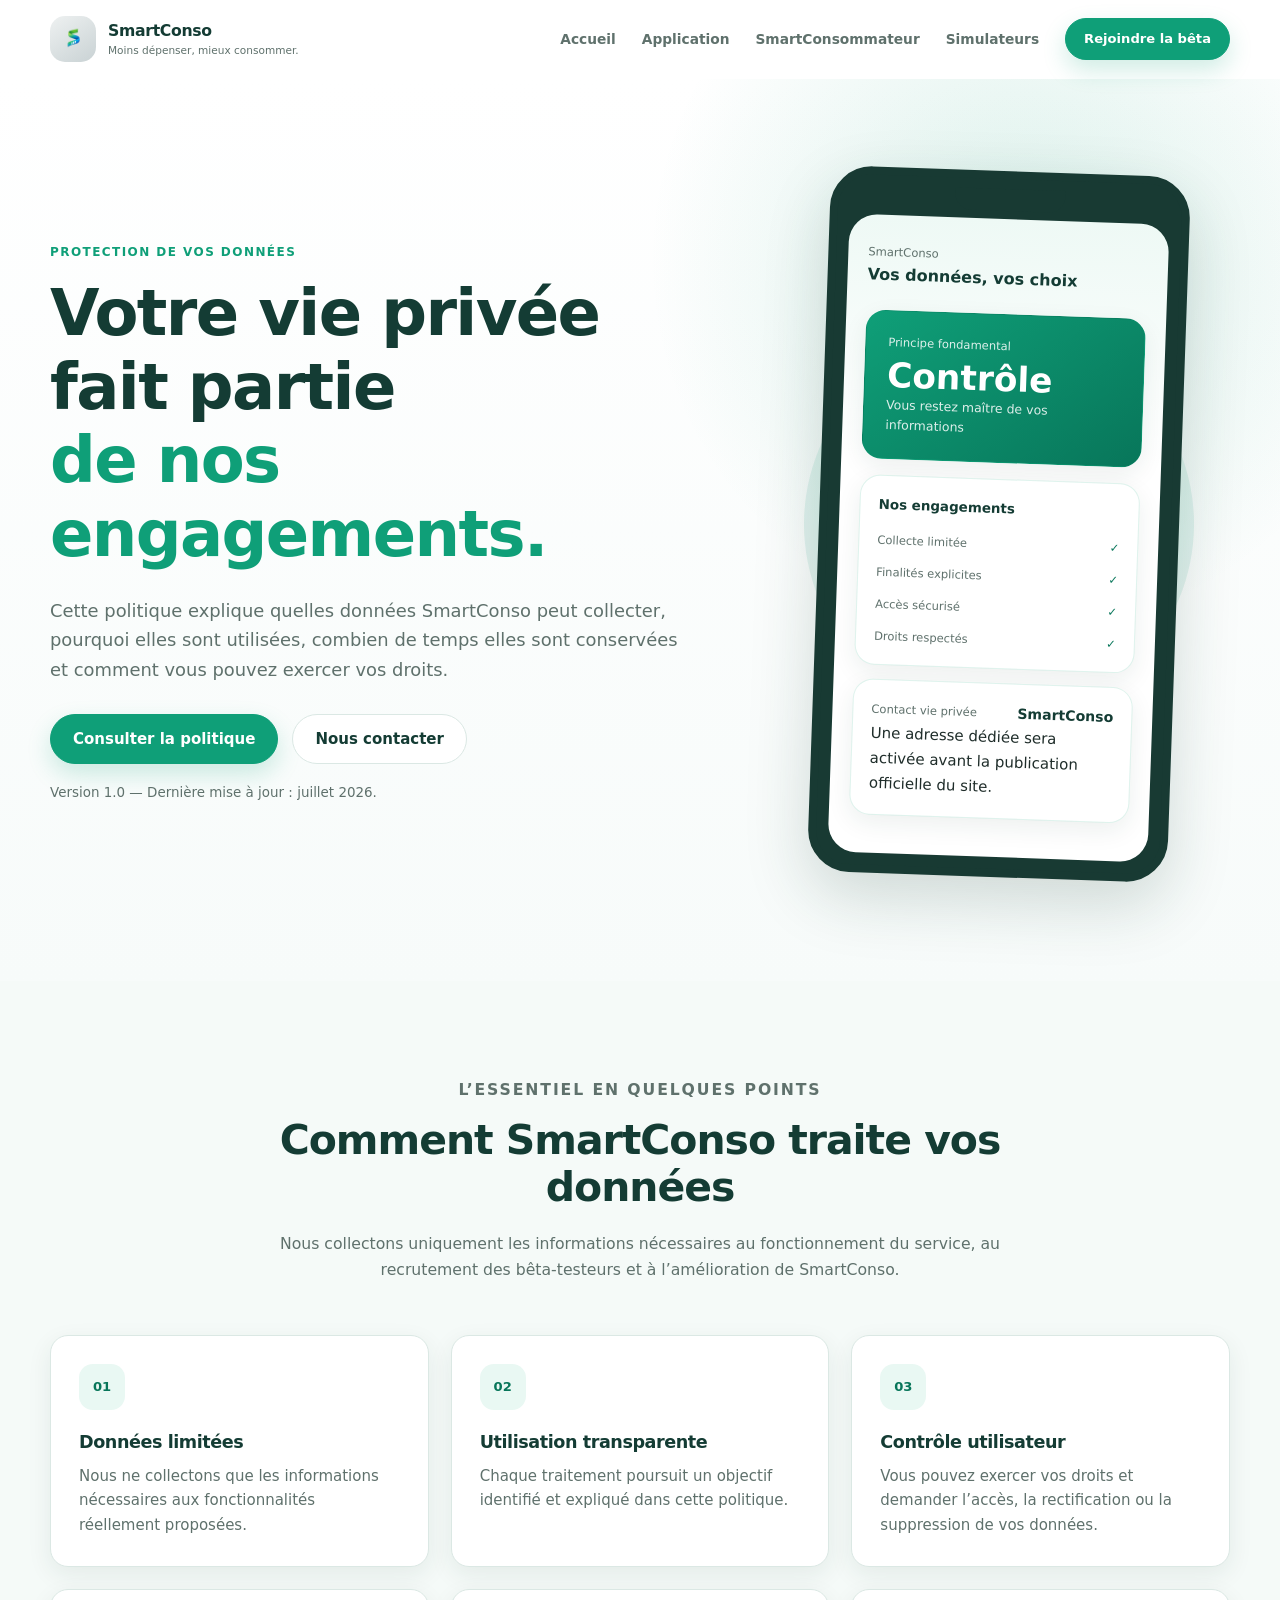
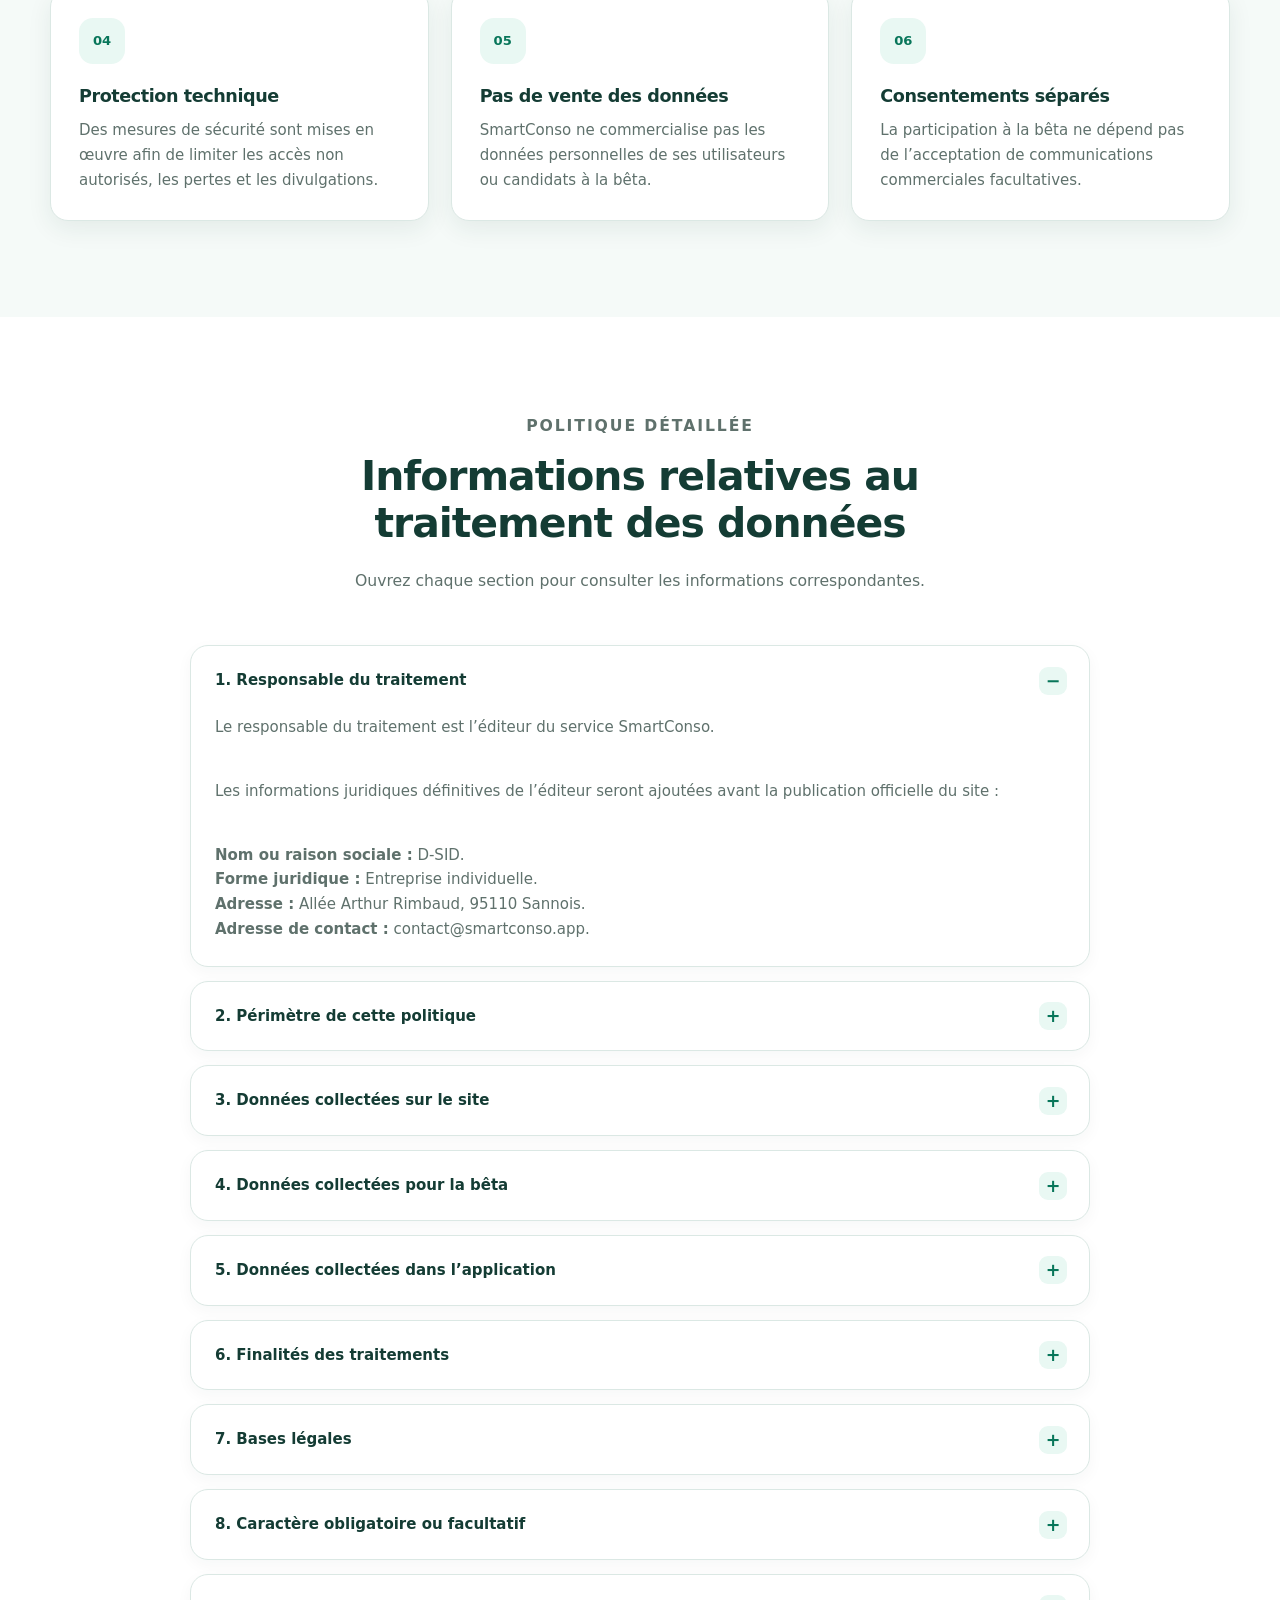
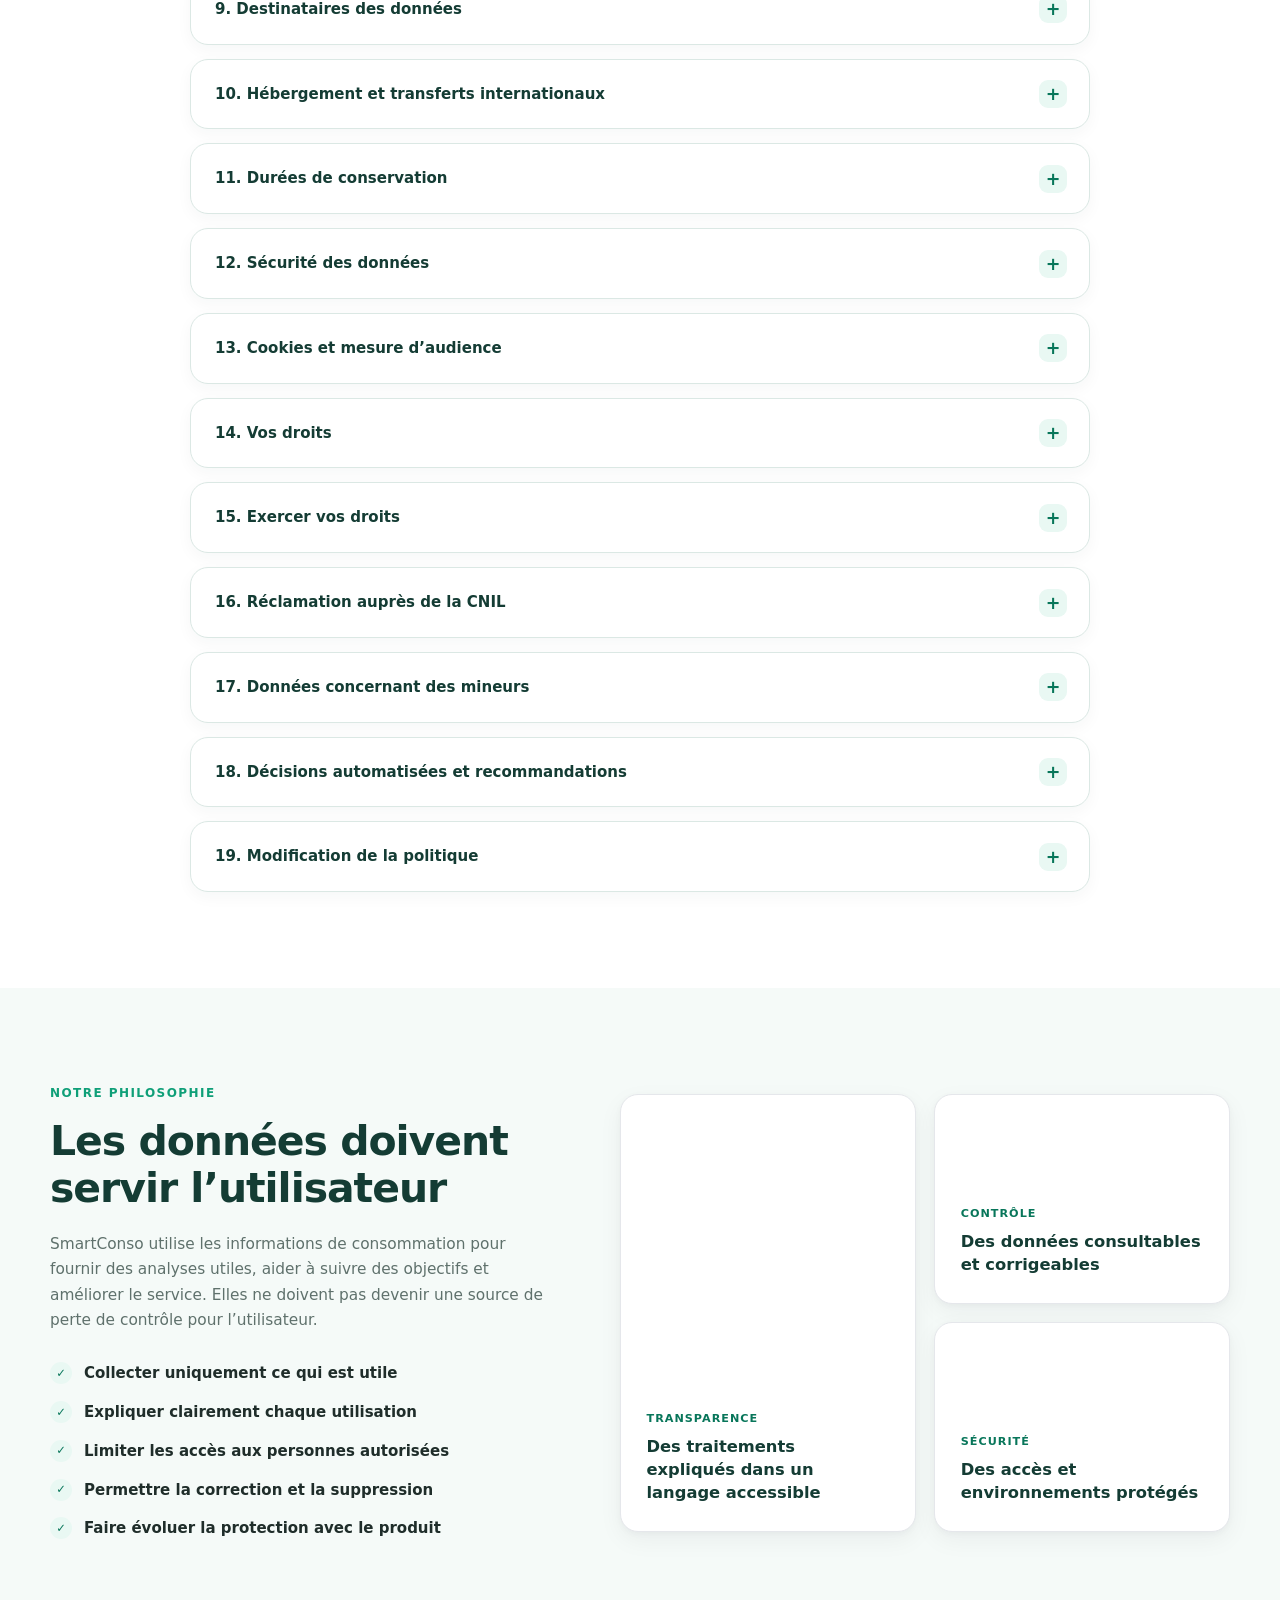
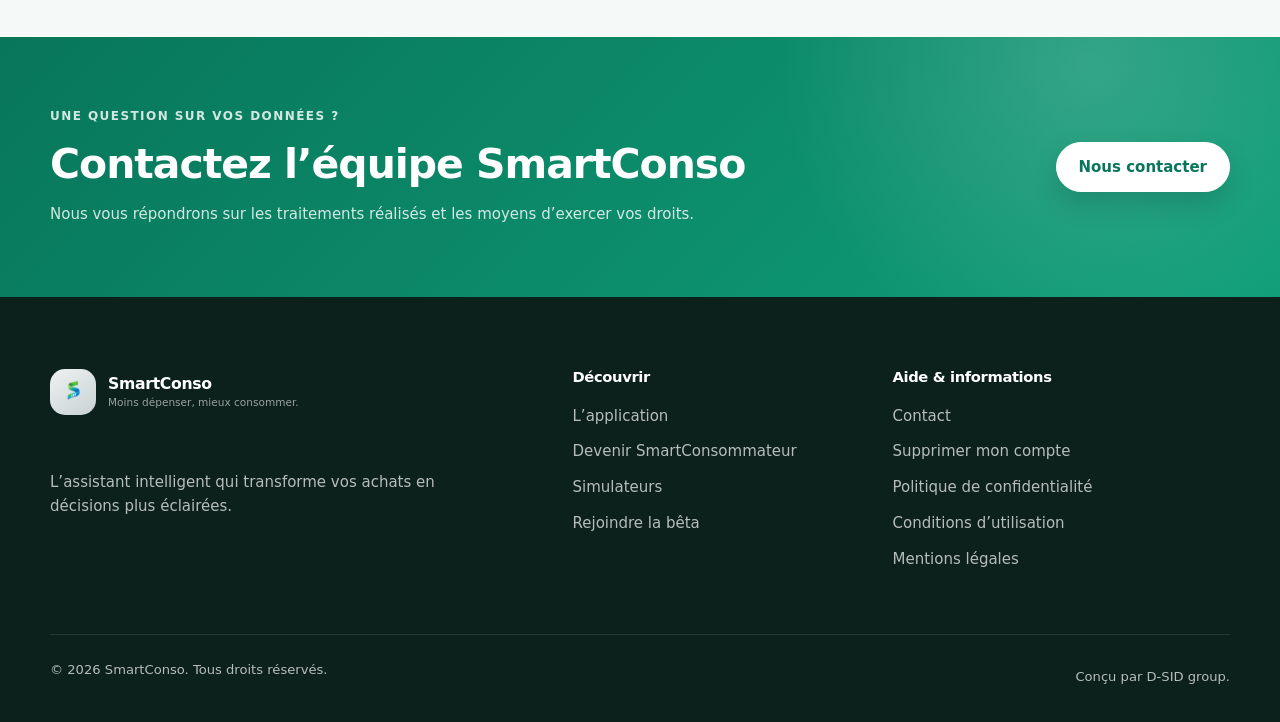
<file: privacy.html>
<!doctype html>
<html lang="fr">
<head>
  <meta charset="utf-8">
  <meta name="viewport" content="width=device-width, initial-scale=1">
  <meta name="robots" content="index, follow, max-image-preview:large, max-snippet:-1, max-video-preview:-1">
  <meta name="author" content="SmartConso">
  <meta name="application-name" content="SmartConso">
  <meta name="theme-color" content="#0f9f78">
  <meta name="color-scheme" content="light">
  <meta name="referrer" content="strict-origin-when-cross-origin">
  <meta name="format-detection" content="telephone=no">

  <title>Politique de confidentialité – SmartConso</title>
  <meta name="description" content="Consultez la politique de confidentialité de SmartConso et les informations relatives au traitement et à la protection de vos données.">
  <link rel="canonical" href="https://smartconso.app/privacy.html">

  <meta property="og:type" content="website">
  <meta property="og:locale" content="fr_FR">
  <meta property="og:site_name" content="SmartConso">
  <meta property="og:title" content="Politique de confidentialité – SmartConso">
  <meta property="og:description" content="Découvrez comment SmartConso traite et protège les données personnelles liées à ses services.">
  <meta property="og:url" content="https://smartconso.app/privacy.html">
  <meta property="og:image" content="https://smartconso.app/assets/images/logo.png">
  <meta property="og:image:secure_url" content="https://smartconso.app/assets/images/logo.png">
  <meta property="og:image:type" content="image/png">
  <meta property="og:image:width" content="1536">
  <meta property="og:image:height" content="1024">
  <meta property="og:image:alt" content="SmartConso – application de gestion du budget alimentaire">

  <meta name="twitter:card" content="summary_large_image">
  <meta name="twitter:title" content="Politique de confidentialité – SmartConso">
  <meta name="twitter:description" content="Découvrez comment SmartConso traite et protège les données personnelles liées à ses services.">
  <meta name="twitter:image" content="https://smartconso.app/assets/images/logo.png">
  <meta name="twitter:image:alt" content="SmartConso – application de gestion du budget alimentaire">

  <link rel="icon" href="/favicon.ico" sizes="any">
  <link rel="shortcut icon" href="/favicon.ico">
  <link rel="icon" type="image/svg+xml" href="/favicon.svg">
  <link rel="icon" type="image/png" sizes="32x32" href="/favicon-32x32.png">
  <link rel="icon" type="image/png" sizes="16x16" href="/favicon-16x16.png">
  <link rel="apple-touch-icon" sizes="180x180" href="/apple-touch-icon.png">
  <link rel="mask-icon" href="/favicon.svg" color="#0F9F78">
  <link rel="manifest" href="/site.webmanifest">
  
  <link rel="stylesheet" href="assets/css/styles.css">

  <script type="application/ld+json">
{
  "@context": "https://schema.org",
  "@graph": [
    {
      "@type": "Corporation",
      "@id": "https://smartconso.app/#corporation",
      "name": "SmartConso",
      "url": "https://smartconso.app/",
      "logo": {
        "@type": "ImageObject",
        "@id": "https://smartconso.app/#logo",
        "url": "https://smartconso.app/assets/images/logo.png",
        "contentUrl": "https://smartconso.app/assets/images/logo.png",
        "width": 1536,
        "height": 1024,
        "caption": "SmartConso"
      },
      "email": "contact@smartconso.app"
    },
    {
      "@type": "WebSite",
      "@id": "https://smartconso.app/#website",
      "url": "https://smartconso.app/",
      "name": "SmartConso",
      "description": "Application d’analyse de tickets de caisse et de suivi du budget alimentaire.",
      "inLanguage": "fr-FR",
      "publisher": {
        "@id": "https://smartconso.app/#corporation"
      }
    },
    {
      "@type": "SoftwareApplication",
      "@id": "https://smartconso.app/#softwareapplication",
      "name": "SmartConso",
      "url": "https://smartconso.app/",
      "description": "Application mobile permettant de scanner des tickets de caisse, d’analyser les dépenses alimentaires et de suivre un budget courses.",
      "applicationCategory": "FinanceApplication",
      "applicationSubCategory": "Gestion du budget alimentaire",
      "operatingSystem": "Android",
      "inLanguage": "fr-FR",
      "isAccessibleForFree": true,
      "publisher": {
        "@id": "https://smartconso.app/#corporation"
      },
      "offers": {
        "@type": "Offer",
        "price": "0",
        "priceCurrency": "EUR",
        "availability": "https://schema.org/PreOrder",
        "url": "https://smartconso.app/beta.html"
      }
    },
    {
      "@type": "ImageObject",
      "@id": "https://smartconso.app/#primaryimage",
      "url": "https://smartconso.app/assets/images/logo.png",
      "contentUrl": "https://smartconso.app/assets/images/logo.png",
      "width": 1536,
      "height": 1024,
      "caption": "SmartConso – application de gestion du budget alimentaire"
    },
    {
      "@type": "PrivacyPolicy",
      "@id": "https://smartconso.app/privacy.html#webpage",
      "url": "https://smartconso.app/privacy.html",
      "name": "Politique de confidentialité – SmartConso",
      "description": "Consultez la politique de confidentialité de SmartConso et les informations relatives au traitement et à la protection de vos données.",
      "isPartOf": {
        "@id": "https://smartconso.app/#website"
      },
      "about": {
        "@id": "https://smartconso.app/#softwareapplication"
      },
      "publisher": {
        "@id": "https://smartconso.app/#corporation"
      },
      "inLanguage": "fr-FR",
      "primaryImageOfPage": {
        "@id": "https://smartconso.app/#primaryimage"
      }
    }
  ]
}
  </script>

<!-- Google Analytics -->
<script async src="https://www.googletagmanager.com/gtag/js?id=G-0S87CLV04W"></script>
<script>
window.dataLayer = window.dataLayer || [];
function gtag(){dataLayer.push(arguments);}
gtag('js', new Date());
gtag('config', 'G-0S87CLV04W');
</script>

<script src="assets/js/main.js" defer></script>
</head>

<body>
  <a class="skip-link" href="#main-content">
    Aller au contenu principal
  </a>

  <header class="site-header" data-site-header>
    <div class="container header-container">
      <a
        class="brand"
        href="index.html"
        aria-label="Accueil SmartConso"
      >
        <span class="brand-mark" aria-hidden="true"><img
            class="brand-logo"
            src="assets/images/logo.png"
            alt="SmartConso"
        ></span>

        <span class="brand-text">
          <strong>SmartConso</strong>
          <small>Moins dépenser, mieux consommer.</small>
        </span>
      </a>

      <button
        class="navigation-toggle"
        type="button"
        aria-label="Ouvrir le menu"
        aria-expanded="false"
        aria-controls="main-navigation"
        data-navigation-toggle
      >
        <span></span>
        <span></span>
        <span></span>
      </button>
      <nav id="main-navigation" class="main-navigation" aria-label="Navigation principale" data-main-navigation>
        <a href="index.html">Accueil</a>
        <a href="application/">Application</a>
        <a href="smartconsommateur/">SmartConsommateur</a>
        <a href="simulateurs/">Simulateurs</a>
        <a class="button button-small" href="beta.html">Rejoindre la bêta</a>
      </nav>
    </div>
  </header>

  <main id="main-content">
    <section class="hero">
      <div class="container hero-grid">
        <div class="hero-content">
          <p class="eyebrow">
            Protection de vos données
          </p>

          <h1>
            Votre vie privée fait partie
            <span>de nos engagements.</span>
          </h1>

          <p class="hero-description">
            Cette politique explique quelles données SmartConso peut
            collecter, pourquoi elles sont utilisées, combien de temps elles
            sont conservées et comment vous pouvez exercer vos droits.
          </p>

          <div class="hero-actions">
            <a class="button" href="#privacy-content">
              Consulter la politique
            </a>

            <a
              class="button button-secondary"
              href="contact.html"
            >
              Nous contacter
            </a>
          </div>

          <p class="beta-note">
            Version 1.0 — Dernière mise à jour : juillet 2026.
          </p>
        </div>

        <div
          class="hero-visual"
          aria-label="Engagements de confidentialité SmartConso"
        >
          <div class="phone-preview">
            <div class="phone-top-bar"></div>

            <div class="phone-screen">
              <div class="preview-header">
                <span>SmartConso</span>
                <strong>Vos données, vos choix</strong>
              </div>

              <article class="preview-score-card">
                <span>Principe fondamental</span>
                <strong>Contrôle</strong>
                <small>
                  Vous restez maître de vos informations
                </small>
              </article>

              <article class="preview-card preview-categories">
                <strong>Nos engagements</strong>

                <div>
                  <span>Collecte limitée</span>
                  <b>✓</b>
                </div>

                <div>
                  <span>Finalités explicites</span>
                  <b>✓</b>
                </div>

                <div>
                  <span>Accès sécurisé</span>
                  <b>✓</b>
                </div>

                <div>
                  <span>Droits respectés</span>
                  <b>✓</b>
                </div>
              </article>

              <article class="preview-card">
                <div class="preview-card-header">
                  <span>Contact vie privée</span>
                  <strong>SmartConso</strong>
                </div>

                <p>
                  Une adresse dédiée sera activée avant la publication
                  officielle du site.
                </p>
              </article>
            </div>
          </div>
        </div>
      </div>
    </section>

    <section
      class="section section-soft"
      aria-labelledby="privacy-summary-title"
    >
      <div class="container">
        <div class="section-heading">
          <p class="eyebrow">
            L’essentiel en quelques points
          </p>

          <h2 id="privacy-summary-title">
            Comment SmartConso traite vos données
          </h2>

          <p>
            Nous collectons uniquement les informations nécessaires au
            fonctionnement du service, au recrutement des bêta-testeurs et à
            l’amélioration de SmartConso.
          </p>
        </div>

        <div class="features-grid">
          <article class="feature-card">
            <span class="feature-icon" aria-hidden="true">01</span>

            <h3>Données limitées</h3>

            <p>
              Nous ne collectons que les informations nécessaires aux
              fonctionnalités réellement proposées.
            </p>
          </article>

          <article class="feature-card">
            <span class="feature-icon" aria-hidden="true">02</span>

            <h3>Utilisation transparente</h3>

            <p>
              Chaque traitement poursuit un objectif identifié et expliqué
              dans cette politique.
            </p>
          </article>

          <article class="feature-card">
            <span class="feature-icon" aria-hidden="true">03</span>

            <h3>Contrôle utilisateur</h3>

            <p>
              Vous pouvez exercer vos droits et demander l’accès, la
              rectification ou la suppression de vos données.
            </p>
          </article>

          <article class="feature-card">
            <span class="feature-icon" aria-hidden="true">04</span>

            <h3>Protection technique</h3>

            <p>
              Des mesures de sécurité sont mises en œuvre afin de limiter les
              accès non autorisés, les pertes et les divulgations.
            </p>
          </article>

          <article class="feature-card">
            <span class="feature-icon" aria-hidden="true">05</span>

            <h3>Pas de vente des données</h3>

            <p>
              SmartConso ne commercialise pas les données personnelles de ses
              utilisateurs ou candidats à la bêta.
            </p>
          </article>

          <article class="feature-card">
            <span class="feature-icon" aria-hidden="true">06</span>

            <h3>Consentements séparés</h3>

            <p>
              La participation à la bêta ne dépend pas de l’acceptation de
              communications commerciales facultatives.
            </p>
          </article>
        </div>
      </div>
    </section>

    <section
      id="privacy-content"
      class="section"
      aria-labelledby="privacy-content-title"
    >
      <div class="container faq-container">
        <div class="section-heading">
          <p class="eyebrow">
            Politique détaillée
          </p>

          <h2 id="privacy-content-title">
            Informations relatives au traitement des données
          </h2>

          <p>
            Ouvrez chaque section pour consulter les informations
            correspondantes.
          </p>
        </div>

        <div class="faq-list">
          <details open>
            <summary>
              1. Responsable du traitement
            </summary>

            <p>
              Le responsable du traitement est l’éditeur du service
              SmartConso.
            </p>

            <p>
              Les informations juridiques définitives de l’éditeur seront
              ajoutées avant la publication officielle du site :
            </p>

            <p>
              <strong>Nom ou raison sociale :</strong>
              D-SID.
              <br>
              <strong>Forme juridique :</strong>
              Entreprise individuelle.
              <br>
              <strong>Adresse :</strong>
              Allée Arthur Rimbaud, 95110 Sannois.
              <br>
              <strong>Adresse de contact :</strong>
              contact@smartconso.app.
            </p>
          </details>

          <details>
            <summary>
              2. Périmètre de cette politique
            </summary>

            <p>
              Cette politique concerne les traitements réalisés dans le cadre :
            </p>

            <ul>
              <li>de la consultation du site smartconso.app ;</li>
              <li>des candidatures à la bêta SmartConso ;</li>
              <li>des échanges avec l’équipe SmartConso ;</li>
              <li>de la création et de l’utilisation d’un compte ;</li>
              <li>de l’analyse des tickets et achats enregistrés ;</li>
              <li>de l’utilisation des fonctionnalités de l’application ;</li>
              <li>de la sécurité et de l’amélioration du service.</li>
            </ul>
          </details>

          <details>
            <summary>
              3. Données collectées sur le site
            </summary>

            <p>
              Lors de la simple consultation du site, certaines informations
              techniques peuvent être traitées par l’hébergeur ou les
              dispositifs de sécurité :
            </p>

            <ul>
              <li>adresse IP ;</li>
              <li>date et heure de connexion ;</li>
              <li>page demandée ;</li>
              <li>type de navigateur et appareil utilisé ;</li>
              <li>données techniques nécessaires à la sécurité du site.</li>
            </ul>

            <p>
              Le site est statique. Il ne crée pas de compte utilisateur et ne
              stocke pas directement de données dans une base locale du site.
            </p>
          </details>

          <details>
            <summary>
              4. Données collectées pour la bêta
            </summary>

            <p>
              Lorsque vous candidatez à la bêta SmartConso, les informations
              suivantes peuvent être collectées :
            </p>

            <ul>
              <li>prénom ;</li>
              <li>adresse e-mail ;</li>
              <li>plateforme utilisée : Android ou iOS ;</li>
              <li>modèle du téléphone, lorsque renseigné ;</li>
              <li>version du système, lorsque renseignée ;</li>
              <li>fréquence habituelle des courses ;</li>
              <li>motivation pour rejoindre la bêta ;</li>
              <li>date et source de la candidature ;</li>
              <li>
                preuve de l’acceptation de la présente politique ;
              </li>
              <li>
                choix relatif aux communications facultatives.
              </li>
            </ul>
          </details>

          <details>
            <summary>
              5. Données collectées dans l’application
            </summary>

            <p>
              Dans le cadre de l’utilisation de SmartConso, les catégories de
              données suivantes peuvent être traitées :
            </p>

            <ul>
              <li>
                données de compte, notamment l’adresse e-mail et les
                informations d’authentification ;
              </li>
              <li>
                informations techniques relatives à l’appareil et à la
                version de l’application ;
              </li>
              <li>
                images, fichiers PDF ou autres documents transmis pour
                l’analyse des tickets ;
              </li>
              <li>
                enseigne, date, total, articles, quantités, prix, catégories et
                remises extraits des tickets ;
              </li>
              <li>
                corrections apportées manuellement par l’utilisateur ;
              </li>
              <li>
                budgets, objectifs et répartitions personnalisées ;
              </li>
              <li>
                listes de courses et préférences associées ;
              </li>
              <li>
                journaux techniques nécessaires au diagnostic et à la
                sécurité.
              </li>
            </ul>

            <p>
              SmartConso ne demande pas à l’utilisateur de transmettre des
              données bancaires pour analyser ses tickets de caisse.
            </p>
          </details>

          <details>
            <summary>
              6. Finalités des traitements
            </summary>

            <p>
              Les données peuvent être utilisées afin de :
            </p>

            <ul>
              <li>enregistrer et gérer les candidatures à la bêta ;</li>
              <li>sélectionner et inviter les bêta-testeurs ;</li>
              <li>envoyer les informations nécessaires aux tests ;</li>
              <li>créer et sécuriser les comptes utilisateurs ;</li>
              <li>analyser et enregistrer les tickets de caisse ;</li>
              <li>produire des tableaux de bord et statistiques personnelles ;</li>
              <li>suivre les budgets et objectifs définis par l’utilisateur ;</li>
              <li>fournir l’assistance demandée ;</li>
              <li>corriger les anomalies et améliorer SmartConso ;</li>
              <li>prévenir les abus, fraudes et incidents de sécurité ;</li>
              <li>
                envoyer des nouvelles de SmartConso lorsque l’utilisateur y a
                expressément consenti.
              </li>
            </ul>
          </details>

          <details>
            <summary>
              7. Bases légales
            </summary>

            <p>
              Selon le traitement concerné, SmartConso peut s’appuyer sur :
            </p>

            <ul>
              <li>
                les mesures précontractuelles ou l’exécution du service, pour
                la création du compte et la fourniture des fonctionnalités ;
              </li>
              <li>
                le consentement, pour les communications facultatives et les
                traceurs qui l’exigent ;
              </li>
              <li>
                l’intérêt légitime de SmartConso, notamment pour assurer la
                sécurité et améliorer le fonctionnement du
                service ;
              </li>
              <li>
                le respect d’obligations légales lorsque celles-ci
                s’appliquent.
              </li>
            </ul>
          </details>

          <details>
            <summary>
              8. Caractère obligatoire ou facultatif
            </summary>

            <p>
              Les champs signalés comme obligatoires sont nécessaires pour
              traiter une candidature, créer un compte ou fournir la
              fonctionnalité demandée.
            </p>

            <p>
              Les informations indiquées comme facultatives peuvent être
              laissées vides sans empêcher l’envoi de la candidature ou
              l’utilisation des fonctions principales.
            </p>

            <p>
              Le consentement aux communications marketing est toujours
              facultatif et séparé de l’acceptation de la politique de
              confidentialité.
            </p>
          </details>

          <details>
            <summary>
              9. Destinataires des données
            </summary>

            <p>
              Les données sont accessibles uniquement aux personnes et
              prestataires qui en ont besoin pour remplir leurs missions.
            </p>

            <p>
              Selon les fonctionnalités utilisées, les destinataires peuvent
              comprendre :
            </p>

            <ul>
              <li>les personnes autorisées au sein du projet SmartConso ;</li>
              <li>l’hébergeur du site et de l’API ;</li>
              <li>le fournisseur d’hébergement de la base de données ;</li>
              <li>le prestataire d’envoi des e-mails transactionnels ;</li>
              <li>
                les prestataires techniques nécessaires à la sécurité, à la
                sauvegarde et au fonctionnement du service ;
              </li>
              <li>
                les autorités compétentes lorsqu’une obligation légale
                l’impose.
              </li>
            </ul>

            <p>
              Les prestataires ne sont autorisés à utiliser les données que
              pour les services confiés par SmartConso.
            </p>
          </details>

          <details>
            <summary>
              10. Hébergement et transferts internationaux
            </summary>

            <p>
              Les informations définitives relatives aux prestataires,
              localisations d’hébergement et éventuels transferts hors de
              l’Espace économique européen seront précisées avant la
              publication officielle.
            </p>

            <p>
              Lorsque des données sont transférées vers un pays ne bénéficiant
              pas d’une décision d’adéquation, SmartConso veille à la mise en
              place des garanties appropriées requises.
            </p>
          </details>

          <details>
            <summary>
              11. Durées de conservation
            </summary>

            <p>
              Les données ne sont conservées que pendant une durée nécessaire
              à la finalité poursuivie, puis supprimées, anonymisées ou
              archivées lorsqu’une obligation légale le justifie.
            </p>

            <p>
              Les durées définitives devront être alignées avec le registre
              interne de SmartConso avant la mise en production. Les critères
              appliqués seront notamment :
            </p>

            <ul>
              <li>
                pour une candidature bêta : la durée du recrutement et du
                suivi des différentes vagues de test ;
              </li>
              <li>
                pour un compte utilisateur : la durée de la relation avec
                SmartConso, augmentée des éventuels délais légaux applicables ;
              </li>
              <li>
                pour les tickets et analyses : la durée choisie ou nécessaire
                à la fourniture du service, jusqu’à leur suppression par
                l’utilisateur ou la clôture du compte ;
              </li>
              <li>
                pour les demandes de support : le temps nécessaire au
                traitement et au suivi de la demande ;
              </li>
              <li>
                pour les journaux techniques : une durée limitée adaptée à la
                sécurité et au diagnostic ;
              </li>
              <li>
                pour les communications marketing : jusqu’au retrait du
                consentement ou à l’expiration de la durée définie.
              </li>
            </ul>
          </details>

          <details>
            <summary>
              12. Sécurité des données
            </summary>

            <p>
              SmartConso met en œuvre des mesures techniques et
              organisationnelles destinées à protéger les informations
              personnelles.
            </p>

            <p>
              Ces mesures comprennent notamment, selon le traitement :
            </p>

            <ul>
              <li>les communications chiffrées via HTTPS ;</li>
              <li>la limitation des accès aux personnes autorisées ;</li>
              <li>la protection des mots de passe ;</li>
              <li>la séparation des environnements de développement et de production ;</li>
              <li>des sauvegardes et contrôles techniques ;</li>
              <li>la surveillance des erreurs et incidents ;</li>
              <li>la mise à jour régulière des composants techniques.</li>
            </ul>

            <p>
              Aucun système ne peut garantir une sécurité absolue. SmartConso
              s’engage toutefois à appliquer des mesures proportionnées aux
              risques identifiés.
            </p>
          </details>

          <details>
            <summary>
              13. Cookies et mesure d’audience
            </summary>

            <p>
              Le site statique SmartConso peut fonctionner sans cookie
              publicitaire.
            </p>

            <p>
              Des traceurs strictement nécessaires peuvent être utilisés pour
              assurer la sécurité, le fonctionnement technique ou la
              mémorisation d’un choix.
            </p>

            <p>
              Si SmartConso ajoute ultérieurement un outil de mesure
              d’audience, des contenus intégrés ou des traceurs non essentiels,
              leur activation sera réalisée conformément aux règles
              applicables. Un mécanisme de consentement sera présenté lorsque
              celui-ci est requis.
            </p>

            <p>
              La présente section sera mise à jour avant l’activation de tout
              nouvel outil de suivi.
            </p>
          </details>

          <details>
            <summary>
              14. Vos droits
            </summary>

            <p>
              Selon la situation et la base légale applicable, vous pouvez
              demander :
            </p>

            <ul>
              <li>l’accès à vos données personnelles ;</li>
              <li>la rectification de données inexactes ;</li>
              <li>l’effacement de vos données ;</li>
              <li>la limitation d’un traitement ;</li>
              <li>l’opposition à certains traitements ;</li>
              <li>la portabilité des données lorsque ce droit s’applique ;</li>
              <li>le retrait d’un consentement à tout moment.</li>
            </ul>

            <p>
              Le retrait du consentement n’affecte pas la licéité des
              traitements réalisés avant ce retrait.
            </p>
          </details>

          <details>
            <summary>
              15. Exercer vos droits
            </summary>

            <p>
              Vous pourrez exercer vos droits à l’aide de l’adresse dédiée qui
              sera confirmée avant la mise en ligne publique.
            </p>

            <p>
              Dans l’attente, les demandes pourront être adressées à l’adresse
              générale de contact SmartConso, une fois celle-ci activée.
            </p>

            <p>
              Afin de protéger vos informations, SmartConso pourra demander
              des éléments permettant de vérifier votre identité lorsque cela
              est nécessaire.
            </p>
          </details>

          <details>
            <summary>
              16. Réclamation auprès de la CNIL
            </summary>

            <p>
              Lorsque vous estimez que vos droits relatifs aux données
              personnelles ne sont pas respectés, vous pouvez introduire une
              réclamation auprès de la Commission nationale de l’informatique
              et des libertés.
            </p>

            <p>
              Nous vous invitons néanmoins à contacter d’abord SmartConso afin
              que nous puissions examiner et résoudre votre demande.
            </p>
          </details>

          <details>
            <summary>
              17. Données concernant des mineurs
            </summary>

            <p>
              SmartConso est destiné en priorité aux personnes capables de
              gérer leurs propres achats, budgets et objectifs de
              consommation.
            </p>

            <p>
              Si des fonctionnalités spécifiques destinées aux mineurs sont
              proposées ultérieurement, des règles adaptées et des mécanismes
              d’autorisation seront mis en place lorsque cela est nécessaire.
            </p>
          </details>

          <details>
            <summary>
              18. Décisions automatisées et recommandations
            </summary>

            <p>
              SmartConso peut utiliser des traitements automatisés pour
              extraire les données des tickets, classer les achats, calculer
              des indicateurs et produire des recommandations.
            </p>

            <p>
              Ces résultats sont conçus comme des outils d’aide à la décision.
              L’utilisateur conserve la possibilité de vérifier et corriger
              les données lorsque la fonctionnalité le permet.
            </p>

            <p>
              SmartConso ne prend pas, sur la seule base de ces traitements,
              de décision produisant des effets juridiques à l’égard de
              l’utilisateur.
            </p>
          </details>

          <details>
            <summary>
              19. Modification de la politique
            </summary>

            <p>
              Cette politique peut évoluer afin de tenir compte des nouvelles
              fonctionnalités, des nouveaux prestataires ou des modifications
              réglementaires.
            </p>

            <p>
              La version applicable, sa date d’entrée en vigueur et sa date de
              dernière mise à jour seront indiquées sur cette page.
            </p>

            <p>
              Lorsque les changements sont significatifs, une information
              adaptée pourra être présentée sur le site, dans l’application ou
              par e-mail.
            </p>
          </details>
        </div>
      </div>
    </section>

    <section
      class="section section-soft"
      aria-labelledby="privacy-commitments-title"
    >
      <div class="container product-preview-grid">
        <div>
          <p class="eyebrow">
            Notre philosophie
          </p>

          <h2 id="privacy-commitments-title">
            Les données doivent servir l’utilisateur
          </h2>

          <p>
            SmartConso utilise les informations de consommation pour fournir
            des analyses utiles, aider à suivre des objectifs et améliorer le
            service. Elles ne doivent pas devenir une source de perte de
            contrôle pour l’utilisateur.
          </p>

          <ul class="check-list">
            <li>Collecter uniquement ce qui est utile</li>
            <li>Expliquer clairement chaque utilisation</li>
            <li>Limiter les accès aux personnes autorisées</li>
            <li>Permettre la correction et la suppression</li>
            <li>Faire évoluer la protection avec le produit</li>
          </ul>
        </div>

        <div class="screenshots-placeholder">
          <article>
            <span>Transparence</span>
            <strong>
              Des traitements expliqués dans un langage accessible
            </strong>
          </article>

          <article>
            <span>Contrôle</span>
            <strong>
              Des données consultables et corrigeables
            </strong>
          </article>

          <article>
            <span>Sécurité</span>
            <strong>
              Des accès et environnements protégés
            </strong>
          </article>
        </div>
      </div>
    </section>

    <section class="beta-callout">
      <div class="container beta-callout-content">
        <div>
          <p class="eyebrow">
            Une question sur vos données ?
          </p>

          <h2>
            Contactez l’équipe SmartConso
          </h2>

          <p>
            Nous vous répondrons sur les traitements réalisés et les moyens
            d’exercer vos droits.
          </p>
        </div>

        <a class="button button-light" href="contact.html">
          Nous contacter
        </a>
      </div>
    </section>
  </main>
  <footer class="site-footer">
    <div class="container footer-grid footer-grid-expanded">
      <div>
        <a class="brand brand-footer" href="index.html">
          <span class="brand-mark" aria-hidden="true"><img class="brand-logo" src="assets/images/logo.png" alt=""></span>
          <span class="brand-text"><strong>SmartConso</strong><small>Moins dépenser, mieux consommer.</small></span>
        </a>
        <p class="footer-description">L’assistant intelligent qui transforme vos achats en décisions plus éclairées.</p>
      </div>
      <div>
        <h2>Découvrir</h2>
        <a href="application/">L’application</a>
        <a href="smartconsommateur/">Devenir SmartConsommateur</a>
        <a href="simulateurs/">Simulateurs</a>
        <a href="beta.html">Rejoindre la bêta</a>
      </div>
      <div>
        <h2>Aide & informations</h2>
        <a href="contact.html">Contact</a>
        <a href="delete-account/">Supprimer mon compte</a>
        <a href="privacy.html">Politique de confidentialité</a>
        <a href="terms.html">Conditions d’utilisation</a>
        <a href="legal.html">Mentions légales</a>
      </div>
    </div>
    <div class="container footer-bottom"><p>© <span data-current-year></span> SmartConso. Tous droits réservés.</p><p>Conçu par D-SID group.</p></div>
  </footer>
</body>
</html>
</file>
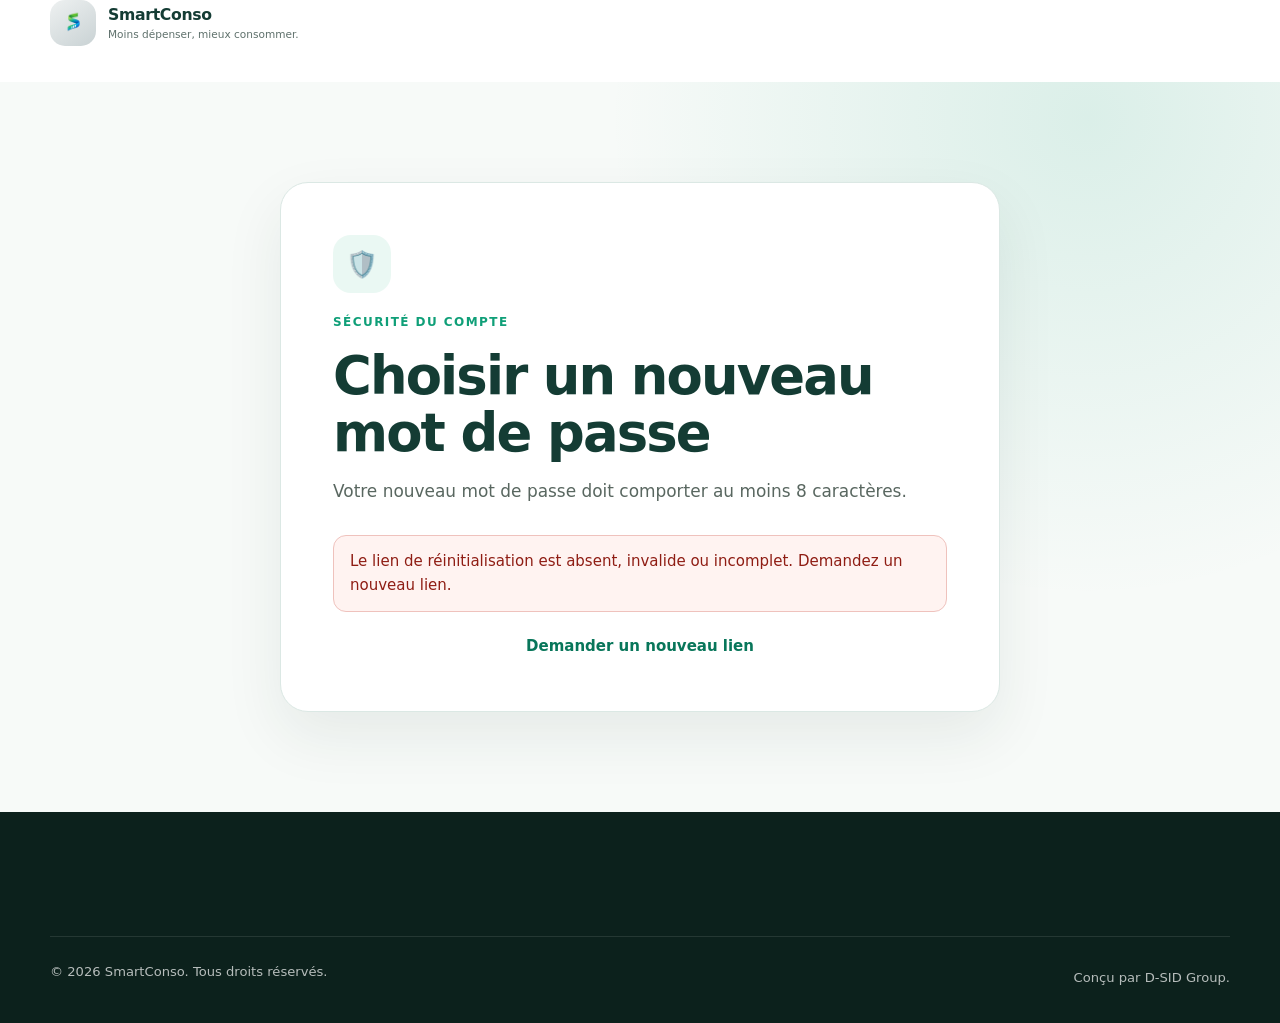
<file: reset-password.html>
<!doctype html><meta charset="utf-8"><title>Redirection…</title>
<script>
location.replace("./reset-password/" + location.search + location.hash);
</script>
<noscript><a href="./reset-password/">Continuer</a></noscript>
</file>
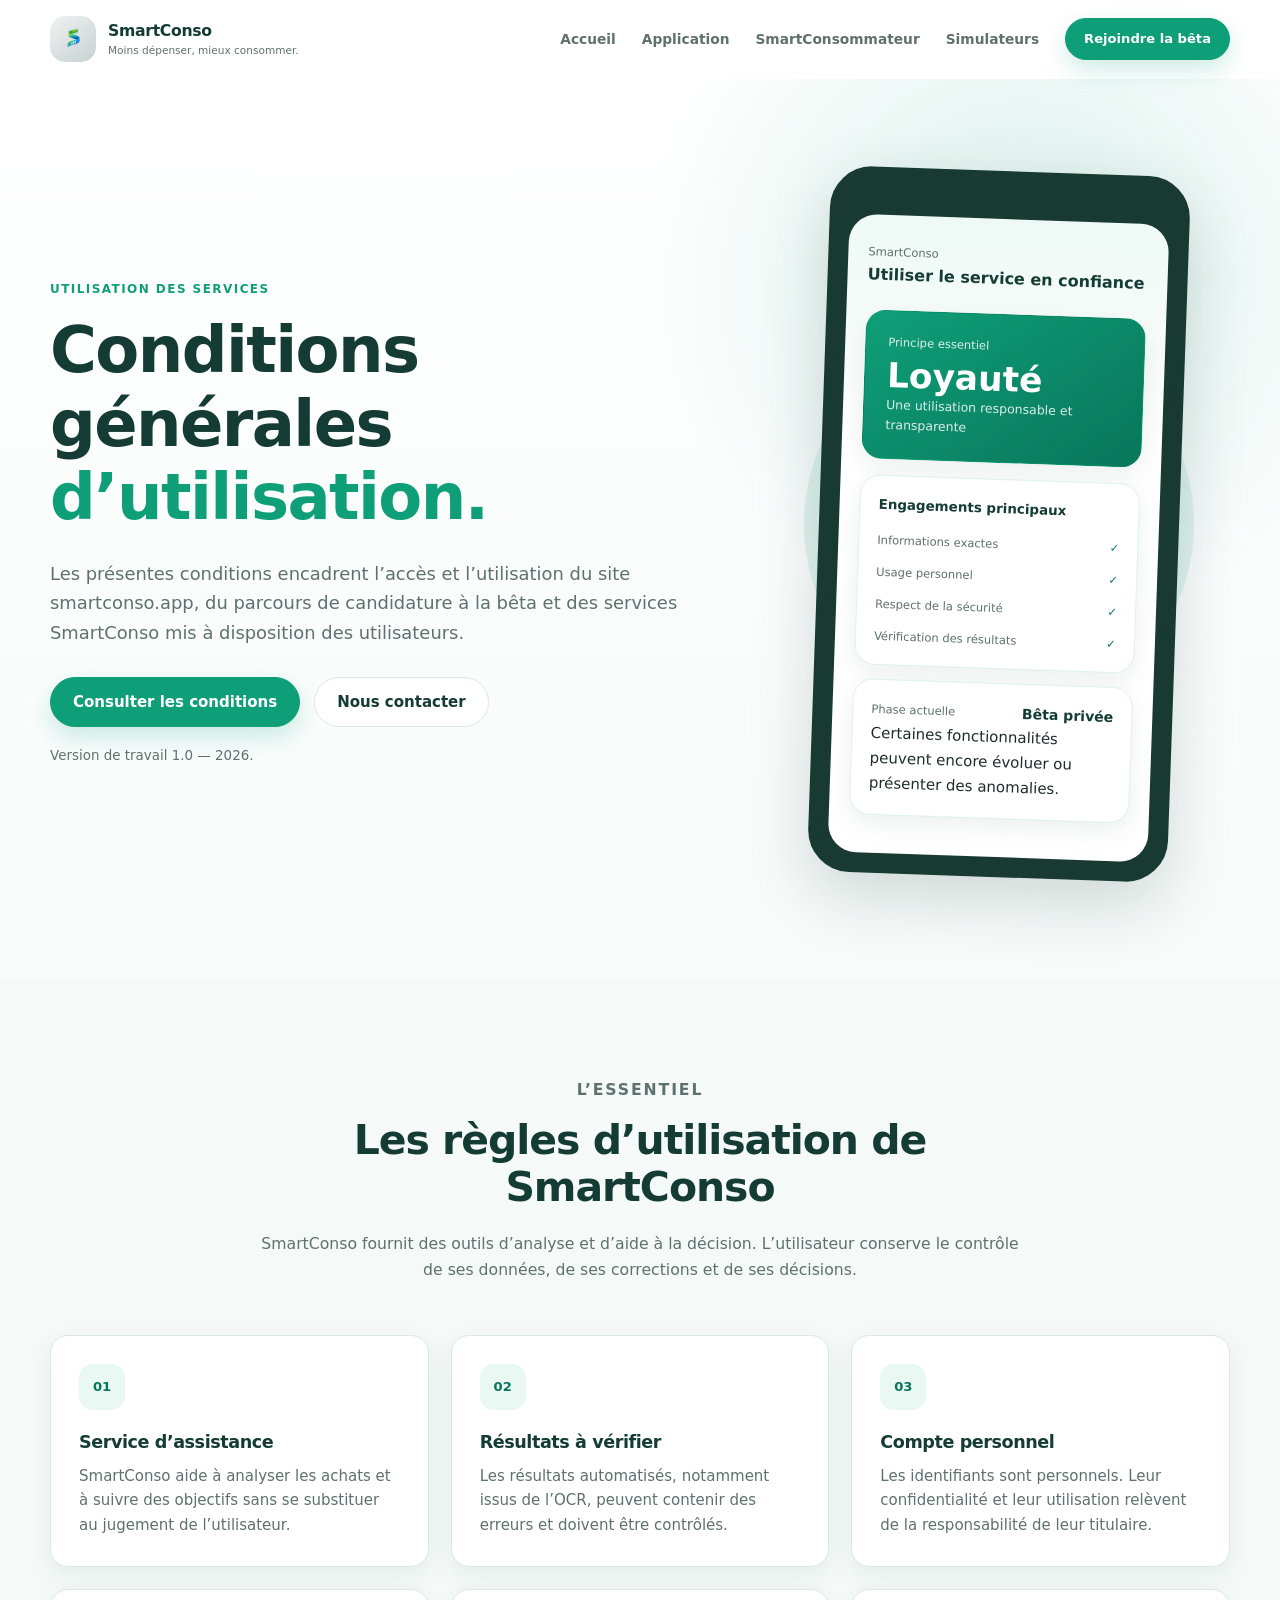
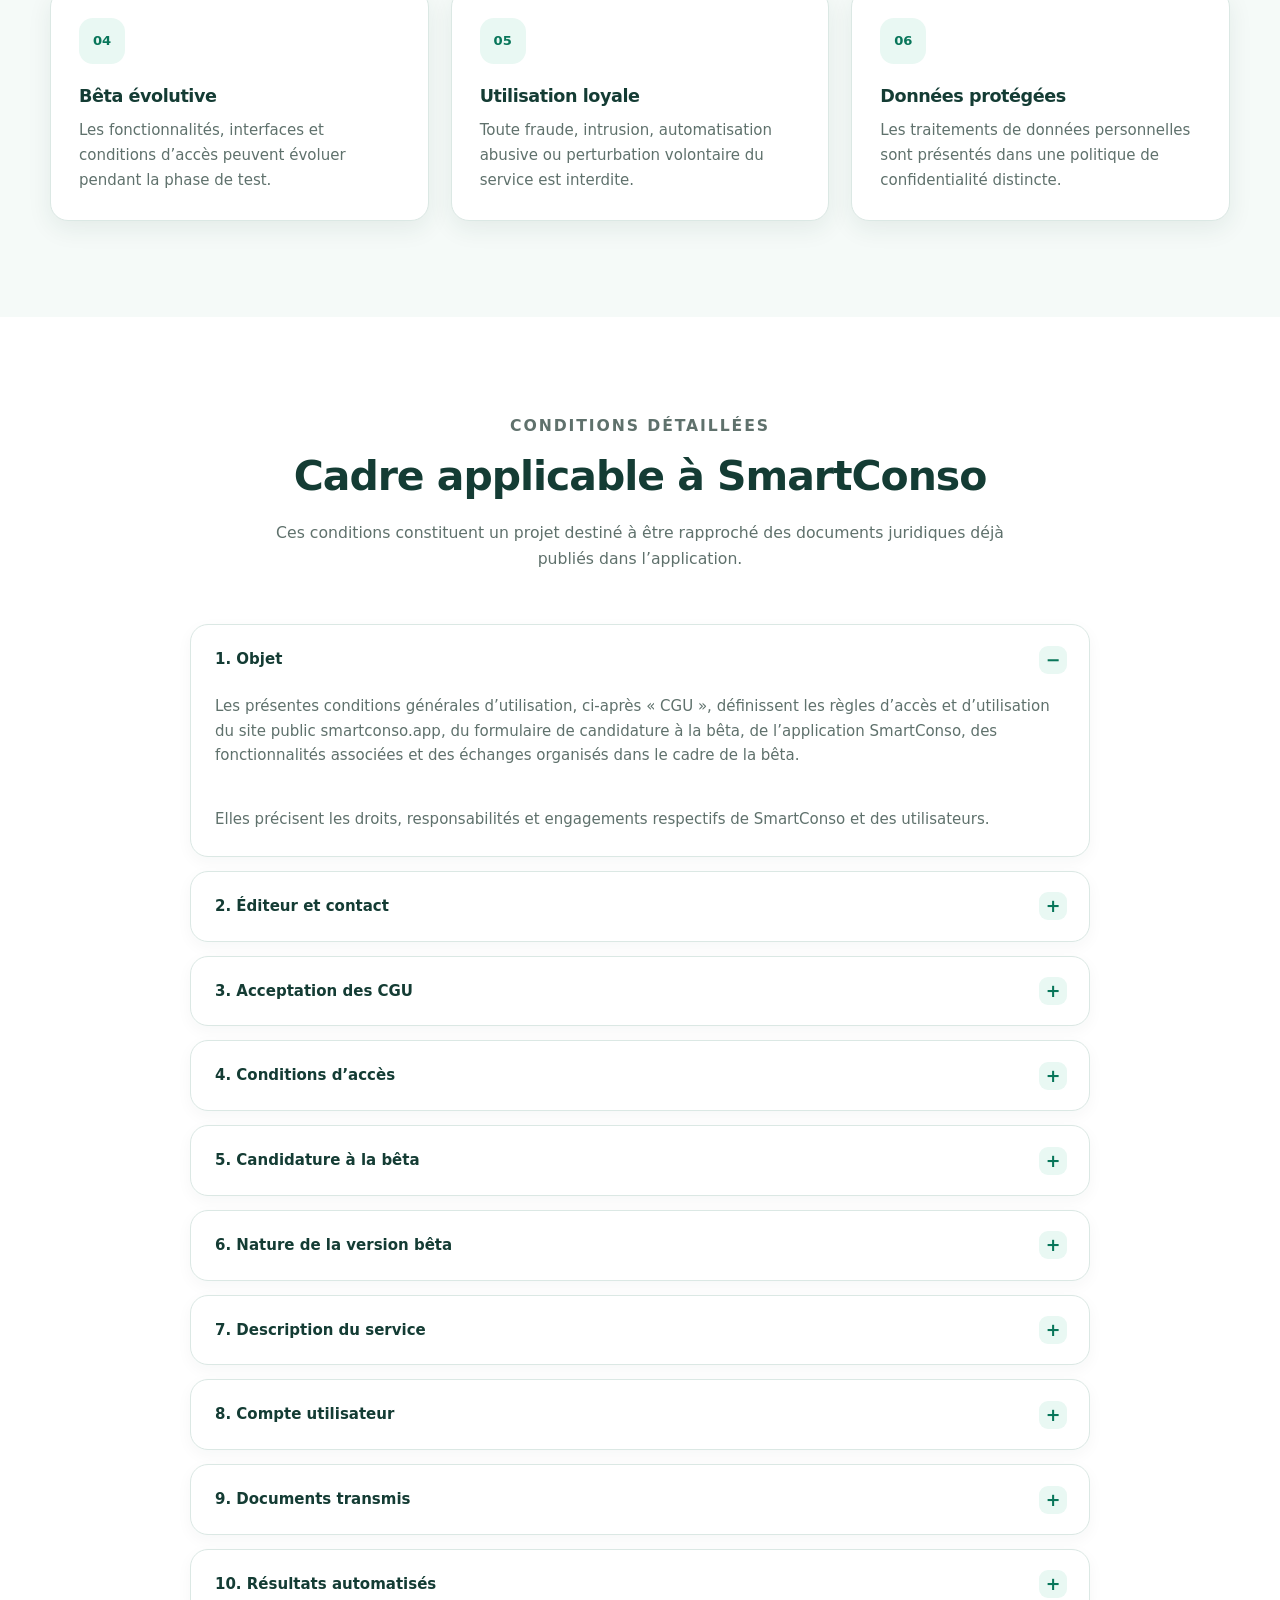
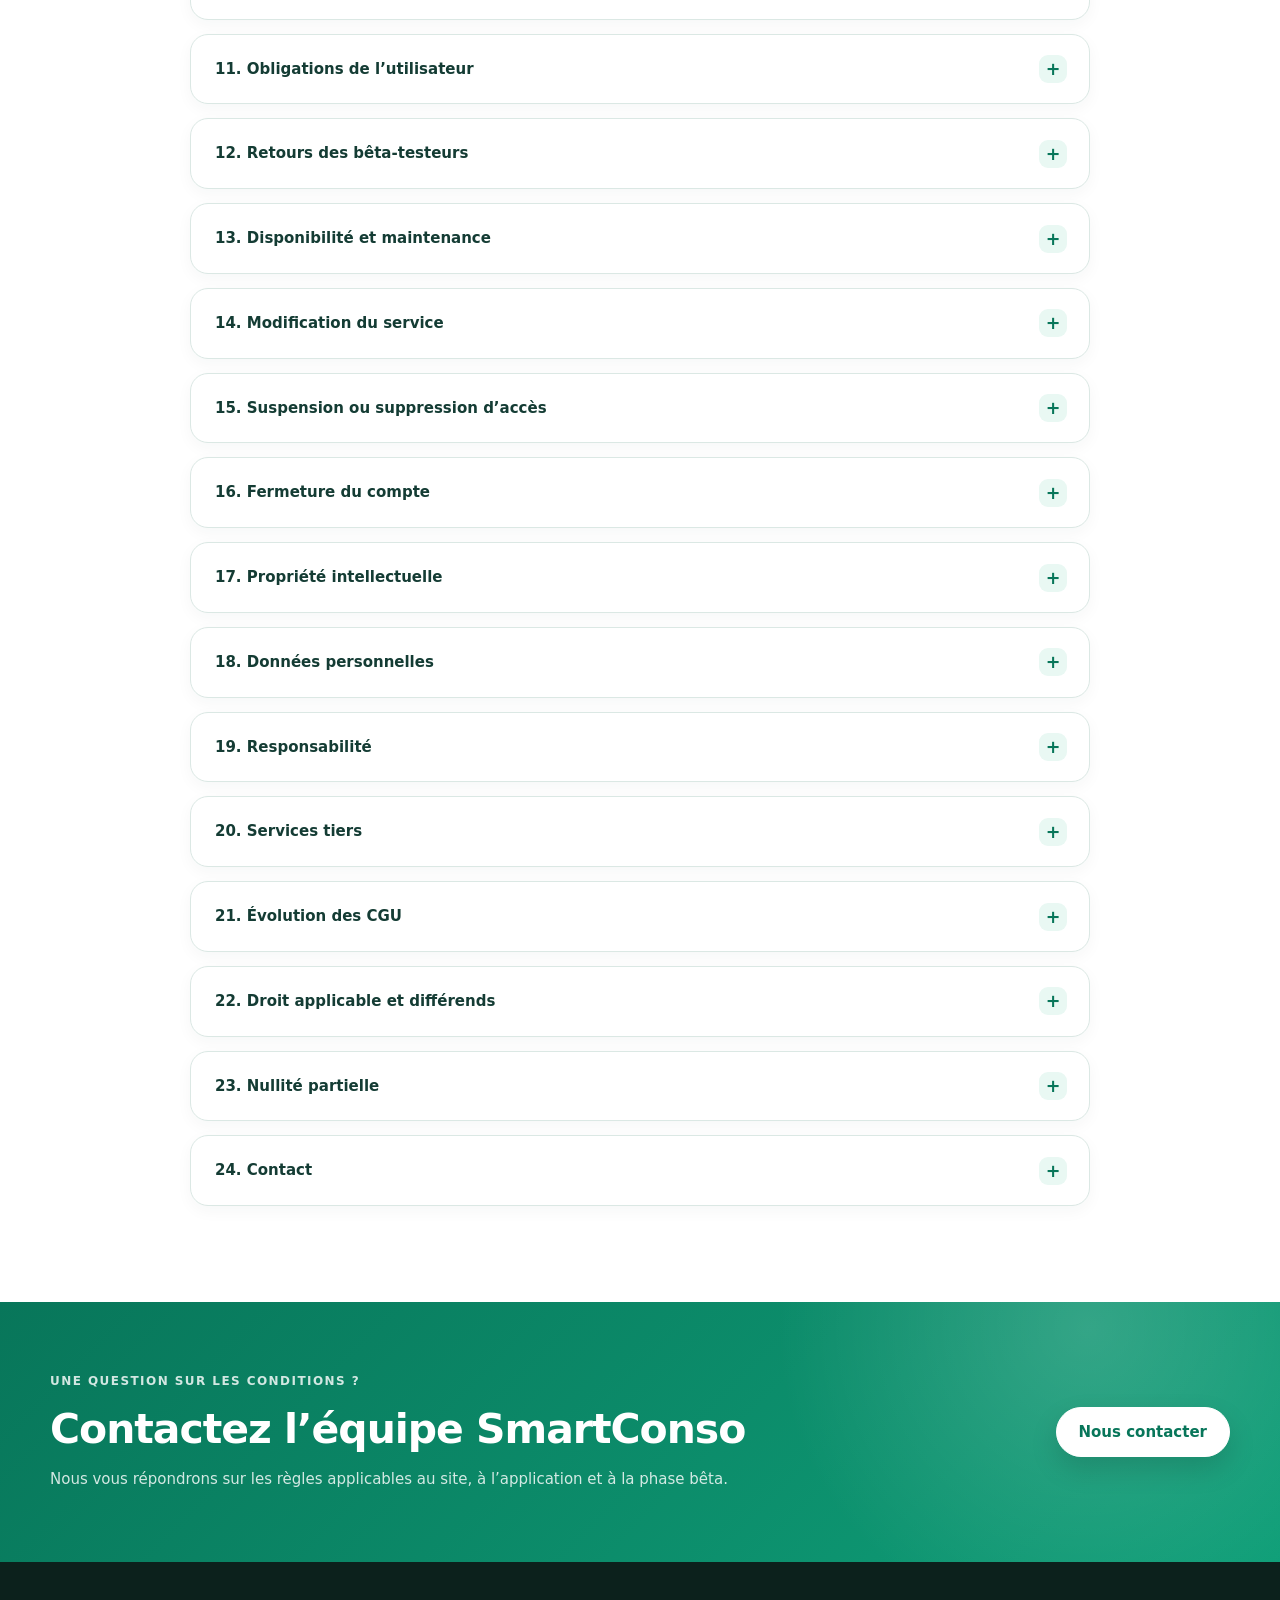
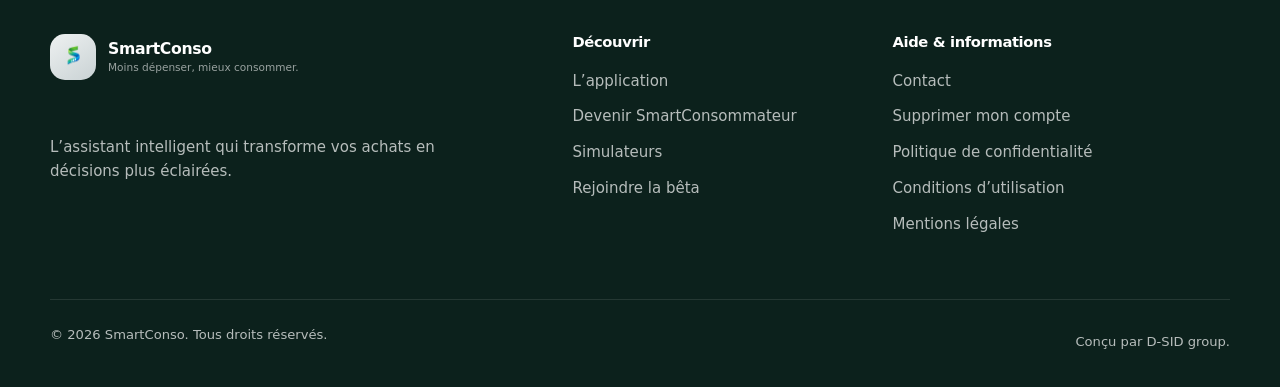
<file: terms.html>
<!doctype html>
<html lang="fr">
<head>
  <meta charset="utf-8">
  <meta name="viewport" content="width=device-width, initial-scale=1">
  <meta name="robots" content="index, follow, max-image-preview:large, max-snippet:-1, max-video-preview:-1">
  <meta name="author" content="SmartConso">
  <meta name="application-name" content="SmartConso">
  <meta name="theme-color" content="#0f9f78">
  <meta name="color-scheme" content="light">
  <meta name="referrer" content="strict-origin-when-cross-origin">
  <meta name="format-detection" content="telephone=no">

  <title>Conditions générales d’utilisation – SmartConso</title>
  <meta name="description" content="Consultez les conditions générales d’utilisation du site, de la bêta et des services proposés par SmartConso.">
  <link rel="canonical" href="https://smartconso.app/terms.html">

  <meta property="og:type" content="website">
  <meta property="og:locale" content="fr_FR">
  <meta property="og:site_name" content="SmartConso">
  <meta property="og:title" content="Conditions générales d’utilisation – SmartConso">
  <meta property="og:description" content="Conditions applicables à l’utilisation du site, de la bêta et des services SmartConso.">
  <meta property="og:url" content="https://smartconso.app/terms.html">
  <meta property="og:image" content="https://smartconso.app/assets/images/logo.png">
  <meta property="og:image:secure_url" content="https://smartconso.app/assets/images/logo.png">
  <meta property="og:image:type" content="image/png">
  <meta property="og:image:width" content="1536">
  <meta property="og:image:height" content="1024">
  <meta property="og:image:alt" content="SmartConso – application de gestion du budget alimentaire">

  <meta name="twitter:card" content="summary_large_image">
  <meta name="twitter:title" content="Conditions générales d’utilisation – SmartConso">
  <meta name="twitter:description" content="Conditions applicables à l’utilisation du site, de la bêta et des services SmartConso.">
  <meta name="twitter:image" content="https://smartconso.app/assets/images/logo.png">
  <meta name="twitter:image:alt" content="SmartConso – application de gestion du budget alimentaire">

  <link rel="icon" href="/favicon.ico" sizes="any">
  <link rel="shortcut icon" href="/favicon.ico">
  <link rel="icon" type="image/svg+xml" href="/favicon.svg">
  <link rel="icon" type="image/png" sizes="32x32" href="/favicon-32x32.png">
  <link rel="icon" type="image/png" sizes="16x16" href="/favicon-16x16.png">
  <link rel="apple-touch-icon" sizes="180x180" href="/apple-touch-icon.png">
  <link rel="mask-icon" href="/favicon.svg" color="#0F9F78">
  <link rel="manifest" href="/site.webmanifest">

  <link rel="stylesheet" href="assets/css/styles.css">


  <script type="application/ld+json">
{
  "@context": "https://schema.org",
  "@graph": [
    {
      "@type": "Corporation",
      "@id": "https://smartconso.app/#corporation",
      "name": "SmartConso",
      "url": "https://smartconso.app/",
      "logo": {
        "@type": "ImageObject",
        "@id": "https://smartconso.app/#logo",
        "url": "https://smartconso.app/assets/images/logo.png",
        "contentUrl": "https://smartconso.app/assets/images/logo.png",
        "width": 1536,
        "height": 1024,
        "caption": "SmartConso"
      },
      "email": "contact@smartconso.app"
    },
    {
      "@type": "WebSite",
      "@id": "https://smartconso.app/#website",
      "url": "https://smartconso.app/",
      "name": "SmartConso",
      "description": "Application d’analyse de tickets de caisse et de suivi du budget alimentaire.",
      "inLanguage": "fr-FR",
      "publisher": {
        "@id": "https://smartconso.app/#corporation"
      }
    },
    {
      "@type": "SoftwareApplication",
      "@id": "https://smartconso.app/#softwareapplication",
      "name": "SmartConso",
      "url": "https://smartconso.app/",
      "description": "Application mobile permettant de scanner des tickets de caisse, d’analyser les dépenses alimentaires et de suivre un budget courses.",
      "applicationCategory": "FinanceApplication",
      "applicationSubCategory": "Gestion du budget alimentaire",
      "operatingSystem": "Android",
      "inLanguage": "fr-FR",
      "isAccessibleForFree": true,
      "publisher": {
        "@id": "https://smartconso.app/#corporation"
      },
      "offers": {
        "@type": "Offer",
        "price": "0",
        "priceCurrency": "EUR",
        "availability": "https://schema.org/PreOrder",
        "url": "https://smartconso.app/beta.html"
      }
    },
    {
      "@type": "ImageObject",
      "@id": "https://smartconso.app/#primaryimage",
      "url": "https://smartconso.app/assets/images/logo.png",
      "contentUrl": "https://smartconso.app/assets/images/logo.png",
      "width": 1536,
      "height": 1024,
      "caption": "SmartConso – application de gestion du budget alimentaire"
    },
    {
      "@type": "WebPage",
      "@id": "https://smartconso.app/terms.html#webpage",
      "url": "https://smartconso.app/terms.html",
      "name": "Conditions générales d’utilisation – SmartConso",
      "description": "Consultez les conditions générales d’utilisation du site, de la bêta et des services proposés par SmartConso.",
      "isPartOf": {
        "@id": "https://smartconso.app/#website"
      },
      "about": {
        "@id": "https://smartconso.app/#softwareapplication"
      },
      "publisher": {
        "@id": "https://smartconso.app/#corporation"
      },
      "inLanguage": "fr-FR",
      "primaryImageOfPage": {
        "@id": "https://smartconso.app/#primaryimage"
      }
    }
  ]
}
  </script>

<!-- Google Analytics -->
<script async src="https://www.googletagmanager.com/gtag/js?id=G-0S87CLV04W"></script>
<script>
window.dataLayer = window.dataLayer || [];
function gtag(){dataLayer.push(arguments);}
gtag('js', new Date());
gtag('config', 'G-0S87CLV04W');
</script>

<script src="assets/js/main.js" defer></script>
</head>
<body>
  <a class="skip-link" href="#main-content">Aller au contenu principal</a>

  <header class="site-header" data-site-header>
    <div class="container header-container">
      <a class="brand" href="index.html" aria-label="Accueil SmartConso">
        <span class="brand-mark" aria-hidden="true"><img
            class="brand-logo"
            src="assets/images/logo.png"
            alt="SmartConso"
        ></span>
        <span class="brand-text">
          <strong>SmartConso</strong>
          <small>Moins dépenser, mieux consommer.</small>
        </span>
      </a>

      <button class="navigation-toggle" type="button" aria-label="Ouvrir le menu" aria-expanded="false" aria-controls="main-navigation" data-navigation-toggle>
        <span></span><span></span><span></span>
      </button>
      <nav id="main-navigation" class="main-navigation" aria-label="Navigation principale" data-main-navigation>
        <a href="index.html">Accueil</a>
        <a href="application/">Application</a>
        <a href="smartconsommateur/">SmartConsommateur</a>
        <a href="simulateurs/">Simulateurs</a>
        <a class="button button-small" href="beta.html">Rejoindre la bêta</a>
      </nav>
    </div>
  </header>

  <main id="main-content">
    <section class="hero">
      <div class="container hero-grid">
        <div class="hero-content">
          <p class="eyebrow">Utilisation des services</p>
          <h1>Conditions générales <span>d’utilisation.</span></h1>
          <p class="hero-description">
            Les présentes conditions encadrent l’accès et l’utilisation du site smartconso.app,
            du parcours de candidature à la bêta et des services SmartConso mis à disposition des utilisateurs.
          </p>
          <div class="hero-actions">
            <a class="button" href="#terms-content">Consulter les conditions</a>
            <a class="button button-secondary" href="contact.html">Nous contacter</a>
          </div>
          <p class="beta-note">Version de travail 1.0 — 2026.</p>
        </div>

        <div class="hero-visual" aria-label="Conditions d’utilisation SmartConso">
          <div class="phone-preview">
            <div class="phone-top-bar"></div>
            <div class="phone-screen">
              <div class="preview-header">
                <span>SmartConso</span>
                <strong>Utiliser le service en confiance</strong>
              </div>
              <article class="preview-score-card">
                <span>Principe essentiel</span>
                <strong>Loyauté</strong>
                <small>Une utilisation responsable et transparente</small>
              </article>
              <article class="preview-card preview-categories">
                <strong>Engagements principaux</strong>
                <div><span>Informations exactes</span><b>✓</b></div>
                <div><span>Usage personnel</span><b>✓</b></div>
                <div><span>Respect de la sécurité</span><b>✓</b></div>
                <div><span>Vérification des résultats</span><b>✓</b></div>
              </article>
              <article class="preview-card">
                <div class="preview-card-header">
                  <span>Phase actuelle</span>
                  <strong>Bêta privée</strong>
                </div>
                <p>Certaines fonctionnalités peuvent encore évoluer ou présenter des anomalies.</p>
              </article>
            </div>
          </div>
        </div>
      </div>
    </section>

    <section class="section section-soft" aria-labelledby="terms-summary-title">
      <div class="container">
        <div class="section-heading">
          <p class="eyebrow">L’essentiel</p>
          <h2 id="terms-summary-title">Les règles d’utilisation de SmartConso</h2>
          <p>
            SmartConso fournit des outils d’analyse et d’aide à la décision.
            L’utilisateur conserve le contrôle de ses données, de ses corrections et de ses décisions.
          </p>
        </div>

        <div class="features-grid">
          <article class="feature-card"><span class="feature-icon">01</span><h3>Service d’assistance</h3><p>SmartConso aide à analyser les achats et à suivre des objectifs sans se substituer au jugement de l’utilisateur.</p></article>
          <article class="feature-card"><span class="feature-icon">02</span><h3>Résultats à vérifier</h3><p>Les résultats automatisés, notamment issus de l’OCR, peuvent contenir des erreurs et doivent être contrôlés.</p></article>
          <article class="feature-card"><span class="feature-icon">03</span><h3>Compte personnel</h3><p>Les identifiants sont personnels. Leur confidentialité et leur utilisation relèvent de la responsabilité de leur titulaire.</p></article>
          <article class="feature-card"><span class="feature-icon">04</span><h3>Bêta évolutive</h3><p>Les fonctionnalités, interfaces et conditions d’accès peuvent évoluer pendant la phase de test.</p></article>
          <article class="feature-card"><span class="feature-icon">05</span><h3>Utilisation loyale</h3><p>Toute fraude, intrusion, automatisation abusive ou perturbation volontaire du service est interdite.</p></article>
          <article class="feature-card"><span class="feature-icon">06</span><h3>Données protégées</h3><p>Les traitements de données personnelles sont présentés dans une politique de confidentialité distincte.</p></article>
        </div>
      </div>
    </section>

    <section id="terms-content" class="section" aria-labelledby="terms-content-title">
      <div class="container faq-container">
        <div class="section-heading">
          <p class="eyebrow">Conditions détaillées</p>
          <h2 id="terms-content-title">Cadre applicable à SmartConso</h2>
          <p>Ces conditions constituent un projet destiné à être rapproché des documents juridiques déjà publiés dans l’application.</p>
        </div>

        <div class="faq-list">
          <details open><summary>1. Objet</summary><p>Les présentes conditions générales d’utilisation, ci-après « CGU », définissent les règles d’accès et d’utilisation du site public smartconso.app, du formulaire de candidature à la bêta, de l’application SmartConso, des fonctionnalités associées et des échanges organisés dans le cadre de la bêta.</p><p>Elles précisent les droits, responsabilités et engagements respectifs de SmartConso et des utilisateurs.</p></details>

          <details><summary>2. Éditeur et contact</summary><p>Le service SmartConso est exploité par l’éditeur identifié dans les mentions légales du site.</p><p><a class="text-link" href="legal.html">Consulter les mentions légales</a></p></details>

          <details><summary>3. Acceptation des CGU</summary><p>La création d’un compte, l’utilisation de l’application ou l’accès à certaines fonctionnalités peut nécessiter une acceptation explicite des CGU en vigueur. L’utilisateur est invité à les lire avant toute acceptation.</p></details>

          <details><summary>4. Conditions d’accès</summary><p>Les pages publiques sont accessibles sans compte, sous réserve de leur disponibilité. Certaines fonctionnalités nécessitent un appareil compatible, une connexion Internet, une adresse e-mail valide, un compte vérifié, l’acceptation des documents applicables et une version suffisamment récente de l’application.</p><p>Pendant la bêta, l’accès peut être limité à certaines plateformes, versions, personnes ou vagues de test.</p></details>

          <details><summary>5. Candidature à la bêta</summary><p>Toute personne remplissant le formulaire peut proposer sa candidature, sous réserve de fournir des informations exactes.</p><ul><li>La candidature ne garantit pas la sélection.</li><li>Elle ne garantit pas une invitation immédiate.</li><li>Elle ne confère aucun droit à rémunération.</li><li>Elle peut donner lieu à une inscription sur liste d’attente.</li></ul><p>SmartConso peut sélectionner les participants selon les besoins de test, les appareils utilisés et la diversité des profils recherchés.</p></details>

          <details><summary>6. Nature de la version bêta</summary><p>Une version bêta est en cours de validation et peut comporter des erreurs, résultats incomplets, interruptions, performances variables ou fonctionnalités expérimentales. L’utilisateur ne doit pas dépendre exclusivement de la bêta pour une décision importante ou urgente.</p></details>

          <details><summary>7. Description du service</summary><p>SmartConso peut permettre la transmission de tickets, l’extraction d’informations, la correction et la validation des résultats, la catégorisation des achats, le suivi des dépenses, la définition d’objectifs, la visualisation de tableaux de bord et la préparation de listes de courses.</p><p>La liste exacte dépend de la version, de la plateforme et de la phase de déploiement.</p></details>

          <details><summary>8. Compte utilisateur</summary><p>L’utilisateur doit fournir des informations exactes, à jour et complètes. Il s’engage à protéger ses identifiants, ne pas partager son mot de passe, signaler tout accès suspect et mettre à jour les informations devenues inexactes.</p></details>

          <details><summary>9. Documents transmis</summary><p>L’utilisateur ne doit transmettre que des documents qu’il est autorisé à utiliser et nécessaires au fonctionnement de SmartConso. Il doit éviter les données inutiles, ne pas transmettre de contenu frauduleux et vérifier les informations extraites avant validation.</p></details>

          <details><summary>10. Résultats automatisés</summary><p>Les résultats produits par l’OCR, la catégorisation, les calculs et les recommandations peuvent contenir des erreurs. L’utilisateur reste responsable de leur vérification, de ses corrections, de ses objectifs et de ses décisions.</p><p>SmartConso n’est pas un service bancaire, comptable, médical, diététique ou de conseil financier personnalisé.</p></details>

          <details><summary>11. Obligations de l’utilisateur</summary><p>L’utilisateur s’engage à utiliser SmartConso de manière loyale, personnelle et licite. Il est interdit de contourner les protections, perturber le service, automatiser abusivement des requêtes, introduire un programme malveillant, usurper une identité, transmettre de faux tickets ou utiliser le service à des fins frauduleuses.</p></details>

          <details><summary>12. Retours des bêta-testeurs</summary><p>Les participants peuvent transmettre des signalements, avis et suggestions. Ils garantissent que leurs contributions sont formulées de bonne foi et ne portent pas atteinte aux droits de tiers. Sauf accord contraire, ces retours peuvent être utilisés pour améliorer SmartConso sans obligation de rémunération ni de mise en œuvre.</p></details>

          <details><summary>13. Disponibilité et maintenance</summary><p>SmartConso s’efforce d’assurer une disponibilité raisonnable sans garantir un fonctionnement continu. Le service peut être interrompu pour maintenance, mise à jour, correction de sécurité, incident technique ou défaillance d’un prestataire. Pendant la bêta, les interruptions peuvent être plus fréquentes.</p></details>

          <details><summary>14. Modification du service</summary><p>SmartConso peut modifier, ajouter, limiter, suspendre ou retirer une fonctionnalité afin d’améliorer l’expérience, corriger une anomalie, renforcer la sécurité, respecter une obligation ou adapter le service aux moyens disponibles. Les fonctionnalités futures ne constituent pas un engagement ferme de livraison.</p></details>

          <details><summary>15. Suspension ou suppression d’accès</summary><p>SmartConso peut suspendre ou supprimer un accès en cas de violation des CGU, risque de sécurité, fraude, atteinte aux droits d’un tiers, obligation légale ou fin d’une vague de bêta.</p></details>

          <details><summary>16. Fermeture du compte</summary><p>L’utilisateur peut demander la fermeture de son compte selon les modalités proposées dans l’application ou indiquées sur la page de contact. Les données sont ensuite traitées conformément à la politique de confidentialité et aux obligations applicables.</p></details>

          <details><summary>17. Propriété intellectuelle</summary><p>SmartConso, son identité, son interface, ses textes, éléments graphiques, logiciels, bases et classifications sont protégés, sauf indication contraire. L’utilisateur bénéficie uniquement d’un droit personnel, limité, révocable et non exclusif d’utiliser le service conformément aux CGU.</p></details>

          <details><summary>18. Données personnelles</summary><p>Les traitements de données personnelles sont décrits dans une politique distincte.</p><p><a class="text-link" href="privacy.html">Consulter la politique de confidentialité</a></p><p>L’acceptation des CGU ne vaut pas consentement aux communications marketing ni aux traceurs non essentiels.</p></details>

          <details><summary>19. Responsabilité</summary><p>SmartConso répond de ses obligations dans les limites prévues par le droit applicable. Sous réserve des responsabilités qui ne peuvent être exclues, SmartConso ne peut être tenu responsable des conséquences résultant exclusivement d’une mauvaise utilisation, d’informations incorrectes, de l’absence de vérification d’un résultat automatisé, d’une incompatibilité ou d’un service tiers.</p></details>

          <details><summary>20. Services tiers</summary><p>Certaines fonctions peuvent dépendre de prestataires tiers pour l’hébergement, l’envoi d’e-mails, les stores ou d’autres services techniques. Leur utilisation peut être soumise à leurs propres conditions.</p></details>

          <details><summary>21. Évolution des CGU</summary><p>Les CGU peuvent évoluer pour tenir compte des changements du service, de la réglementation, de l’organisation ou de la sécurité. Lorsqu’une nouvelle acceptation est requise, l’utilisateur en est informé.</p></details>

          <details><summary>22. Droit applicable et différends</summary><p>Les CGU sont soumises au droit français, sous réserve des dispositions impératives applicables. En cas de difficulté, les parties sont invitées à rechercher une solution amiable avant toute action judiciaire. Les informations relatives à une médiation seront ajoutées lorsque nécessaire.</p></details>

          <details><summary>23. Nullité partielle</summary><p>Si une disposition est déclarée invalide ou inapplicable, les autres dispositions demeurent applicables dans la mesure permise par la loi.</p></details>

          <details><summary>24. Contact</summary><p>Toute question concernant les CGU peut être transmise depuis la page de contact.</p><p><a class="text-link" href="contact.html">Accéder à la page de contact</a></p></details>
        </div>
      </div>
    </section>

    <section class="beta-callout">
      <div class="container beta-callout-content">
        <div>
          <p class="eyebrow">Une question sur les conditions ?</p>
          <h2>Contactez l’équipe SmartConso</h2>
          <p>Nous vous répondrons sur les règles applicables au site, à l’application et à la phase bêta.</p>
        </div>
        <a class="button button-light" href="contact.html">Nous contacter</a>
      </div>
    </section>
  </main>
  <footer class="site-footer">
    <div class="container footer-grid footer-grid-expanded">
      <div>
        <a class="brand brand-footer" href="index.html">
          <span class="brand-mark" aria-hidden="true"><img class="brand-logo" src="assets/images/logo.png" alt=""></span>
          <span class="brand-text"><strong>SmartConso</strong><small>Moins dépenser, mieux consommer.</small></span>
        </a>
        <p class="footer-description">L’assistant intelligent qui transforme vos achats en décisions plus éclairées.</p>
      </div>
      <div>
        <h2>Découvrir</h2>
        <a href="application/">L’application</a>
        <a href="smartconsommateur/">Devenir SmartConsommateur</a>
        <a href="simulateurs/">Simulateurs</a>
        <a href="beta.html">Rejoindre la bêta</a>
      </div>
      <div>
        <h2>Aide & informations</h2>
        <a href="contact.html">Contact</a>
        <a href="delete-account/">Supprimer mon compte</a>
        <a href="privacy.html">Politique de confidentialité</a>
        <a href="terms.html">Conditions d’utilisation</a>
        <a href="legal.html">Mentions légales</a>
      </div>
    </div>
    <div class="container footer-bottom"><p>© <span data-current-year></span> SmartConso. Tous droits réservés.</p><p>Conçu par D-SID group.</p></div>
  </footer>
</body>
</html>
</file>
<file: assets/css/styles.css>
:root {
  --color-primary: #0f9f78;
  --color-primary-dark: #08765a;
  --color-primary-soft: #e9f8f3;
  --color-secondary: #143c34;
  --color-text: #1f2d2a;
  --color-text-soft: #5f716c;
  --color-surface: #ffffff;
  --color-surface-soft: #f5faf8;
  --color-border: #dbe8e4;
  --color-dark: #102d27;
  --color-dark-soft: #173b33;
  --color-light: #ffffff;
  --color-danger: #b42318;
  --color-success: #067647;

  --shadow-sm: 0 8px 24px rgba(20, 60, 52, 0.08);
  --shadow-md: 0 16px 40px rgba(20, 60, 52, 0.12);
  --shadow-lg: 0 24px 64px rgba(20, 60, 52, 0.18);

  --radius-sm: 10px;
  --radius-md: 18px;
  --radius-lg: 28px;
  --radius-pill: 999px;

  --container-width: 1180px;
  --header-height: 78px;

  --transition-fast: 160ms ease;
  --transition-normal: 240ms ease;
}

*,
*::before,
*::after {
  box-sizing: border-box;
}

html {
  scroll-behavior: smooth;
  scroll-padding-top: calc(var(--header-height) + 24px);
}

body {
  margin: 0;
  min-width: 320px;
  background: var(--color-surface);
  color: var(--color-text);
  font-family:
    Inter,
    ui-sans-serif,
    system-ui,
    -apple-system,
    BlinkMacSystemFont,
    "Segoe UI",
    sans-serif;
  font-size: 15px;
  line-height: 1.65;
  text-rendering: optimizeLegibility;
  -webkit-font-smoothing: antialiased;
}

img,
svg,
video,
canvas {
  display: block;
  max-width: 100%;
}

button,
input,
select,
textarea {
  font: inherit;
}

button,
a {
  -webkit-tap-highlight-color: transparent;
}

a {
  color: inherit;
  text-decoration: none;
}

p,
h1,
h2,
h3 {
  margin-top: 0;
}

p:last-child {
  margin-bottom: 0;
}

h1,
h2,
h3 {
  color: var(--color-secondary);
  line-height: 1.15;
  letter-spacing: -0.025em;
}

h1 {
  margin-bottom: 24px;
  font-size: clamp(2.15rem, 5vw, 4rem);
}

h2 {
  margin-bottom: 20px;
  font-size: clamp(1.7rem, 3.2vw, 2.65rem);
}

h3 {
  margin-bottom: 12px;
  font-size: 1.1rem;
}

ul {
  margin-top: 0;
}

::selection {
  background: var(--color-primary);
  color: var(--color-light);
}

:focus-visible {
  outline: 3px solid rgba(15, 159, 120, 0.4);
  outline-offset: 4px;
}

[hidden] {
  display: none !important;
}

.container {
  width: min(calc(100% - 40px), var(--container-width));
  margin-inline: auto;
}

.section {
  padding: 96px 0;
}

.section-soft {
  background: var(--color-surface-soft);
}

.section-dark {
  background:
    radial-gradient(circle at top right, rgba(15, 159, 120, 0.22), transparent 35%),
    var(--color-dark);
  color: rgba(255, 255, 255, 0.82);
}

.section-dark h2,
.section-dark h3 {
  color: var(--color-light);
}

.section-heading {
  max-width: 760px;
  margin: 0 auto 52px;
  text-align: center;
}

.section-heading p {
  color: var(--color-text-soft);
  font-size: 0.98rem;
}

.section-heading-light p {
  color: rgba(255, 255, 255, 0.72);
}

.eyebrow {
  margin-bottom: 14px;
  color: var(--color-primary);
  font-size: 0.75rem;
  font-weight: 800;
  letter-spacing: 0.12em;
  text-transform: uppercase;
}

.skip-link {
  position: fixed;
  z-index: 2000;
  top: 12px;
  left: 12px;
  padding: 12px 16px;
  border-radius: var(--radius-sm);
  background: var(--color-secondary);
  color: var(--color-light);
  transform: translateY(-160%);
  transition: transform var(--transition-fast);
}

.skip-link:focus {
  transform: translateY(0);
}

.site-header {
  position: sticky;
  z-index: 1000;
  top: 0;
  min-height: var(--header-height);
  border-bottom: 1px solid transparent;
  background: rgba(255, 255, 255, 0.9);
  backdrop-filter: blur(16px);
  -webkit-backdrop-filter: blur(16px);
  transition:
    border-color var(--transition-normal),
    box-shadow var(--transition-normal);
}

.site-header.is-scrolled {
  border-color: var(--color-border);
  box-shadow: 0 10px 30px rgba(20, 60, 52, 0.07);
}

.header-container {
  display: flex;
  min-height: var(--header-height);
  align-items: center;
  justify-content: space-between;
  gap: 24px;
}

.brand {
  display: inline-flex;
  align-items: center;
  gap: 12px;
  min-width: 0;
}

.brand-mark {
  display: flex;
  align-items: center;
  justify-content: center;

  width: 46px;
  height: 46px;

  border-radius: 15px;

  background: linear-gradient(145deg,
      #eef1f1,
      #c9d2d4);

  box-shadow: 0 10px 24px rgba(219, 223, 224, 0);
}

.brand-logo {
  width: 100px;
  height: 100px;
  object-fit: contain;
  display: block;
}

.brand-text {
  display: flex;
  min-width: 0;
  flex-direction: column;
  line-height: 1.2;
}

.brand-text strong {
  color: var(--color-secondary);
  font-size: 0.98rem;
  letter-spacing: -0.02em;
}

.brand-text small {
  margin-top: 3px;
  color: var(--color-text-soft);
  font-size: 0.66rem;
  white-space: nowrap;
}

.main-navigation {
  display: flex;
  align-items: center;
  gap: 26px;
}

.main-navigation>a:not(.button) {
  position: relative;
  color: var(--color-text-soft);
  font-size: 0.86rem;
  font-weight: 650;
  transition: color var(--transition-fast);
}

.main-navigation>a:not(.button)::after {
  position: absolute;
  right: 0;
  bottom: -8px;
  left: 0;
  height: 2px;
  border-radius: var(--radius-pill);
  background: var(--color-primary);
  content: "";
  transform: scaleX(0);
  transform-origin: center;
  transition: transform var(--transition-fast);
}

.main-navigation>a:not(.button):hover,
.main-navigation>a:not(.button):focus-visible,
.main-navigation>a[aria-current="page"] {
  color: var(--color-primary-dark);
}

.main-navigation>a:not(.button):hover::after,
.main-navigation>a:not(.button):focus-visible::after {
  transform: scaleX(1);
}

.navigation-toggle {
  display: none;
  width: 46px;
  height: 46px;
  padding: 0;
  border: 1px solid var(--color-border);
  border-radius: 14px;
  background: var(--color-surface);
  cursor: pointer;
}

.navigation-toggle span {
  display: block;
  width: 20px;
  height: 2px;
  margin: 4px auto;
  border-radius: var(--radius-pill);
  background: var(--color-secondary);
  transition:
    transform var(--transition-fast),
    opacity var(--transition-fast);
}

.navigation-toggle[aria-expanded="true"] span:nth-child(1) {
  transform: translateY(6px) rotate(45deg);
}

.navigation-toggle[aria-expanded="true"] span:nth-child(2) {
  opacity: 0;
}

.navigation-toggle[aria-expanded="true"] span:nth-child(3) {
  transform: translateY(-6px) rotate(-45deg);
}

.button {
  display: inline-flex;
  min-height: 50px;
  align-items: center;
  justify-content: center;
  gap: 10px;
  padding: 13px 22px;
  border: 1px solid var(--color-primary);
  border-radius: var(--radius-pill);
  background: var(--color-primary);
  color: var(--color-light);
  font-weight: 800;
  line-height: 1.2;
  box-shadow: 0 10px 24px rgba(15, 159, 120, 0.2);
  cursor: pointer;
  transition:
    transform var(--transition-fast),
    box-shadow var(--transition-fast),
    background var(--transition-fast),
    border-color var(--transition-fast);
}

.button:hover {
  border-color: var(--color-primary-dark);
  background: var(--color-primary-dark);
  box-shadow: 0 14px 32px rgba(8, 118, 90, 0.24);
  transform: translateY(-2px);
}

.button:active {
  transform: translateY(0);
}

.button-small {
  min-height: 42px;
  padding: 10px 18px;
  font-size: 0.82rem;
}

.button-secondary {
  border-color: var(--color-border);
  background: var(--color-surface);
  color: var(--color-secondary);
  box-shadow: none;
}

.button-secondary:hover {
  border-color: var(--color-primary);
  background: var(--color-primary-soft);
  color: var(--color-primary-dark);
  box-shadow: none;
}

.button-light {
  border-color: var(--color-light);
  background: var(--color-light);
  color: var(--color-primary-dark);
  box-shadow: 0 12px 28px rgba(0, 0, 0, 0.14);
}

.button-light:hover {
  border-color: var(--color-primary-soft);
  background: var(--color-primary-soft);
}

.text-link {
  display: inline-flex;
  margin-top: 14px;
  color: var(--color-primary-dark);
  font-weight: 800;
}

.text-link:hover {
  text-decoration: underline;
  text-underline-offset: 4px;
}

.hero {
  overflow: hidden;
  padding: 92px 0 104px;
  background:
    radial-gradient(circle at 80% 20%, rgba(15, 159, 120, 0.15), transparent 30%),
    linear-gradient(180deg, #ffffff 0%, #f7fbfa 100%);
}

.hero-grid {
  display: grid;
  align-items: center;
  gap: 72px;
  grid-template-columns: minmax(0, 1.05fr) minmax(360px, 0.75fr);
}

.hero-content {
  max-width: 690px;
}

.hero h1 span {
  display: block;
  color: var(--color-primary);
}

.hero-description {
  max-width: 650px;
  margin-bottom: 30px;
  color: var(--color-text-soft);
  font-size: clamp(0.98rem, 1.6vw, 1.12rem);
}

.hero-actions {
  display: flex;
  flex-wrap: wrap;
  gap: 14px;
}

.beta-note {
  margin-top: 18px;
  color: var(--color-text-soft);
  font-size: 0.84rem;
}

.hero-visual {
  position: relative;
  display: grid;
  place-items: center;
}

.hero-visual::before,
.hero-visual::after {
  position: absolute;
  border-radius: 50%;
  content: "";
}

.hero-visual::before {
  width: 390px;
  height: 390px;
  background: rgba(15, 159, 120, 0.1);
}

.hero-visual::after {
  width: 270px;
  height: 270px;
  border: 1px solid rgba(15, 159, 120, 0.22);
}

.phone-preview {
  position: relative;
  z-index: 1;
  width: min(100%, 360px);
  padding: 12px;
  border: 8px solid #183a33;
  border-radius: 42px;
  background: #183a33;
  box-shadow: var(--shadow-lg);
  transform: rotate(2deg);
}

.phone-top-bar {
  width: 110px;
  height: 22px;
  margin: -2px auto 8px;
  border-radius: 0 0 16px 16px;
  background: #183a33;
}

.phone-screen {
  min-height: 570px;
  padding: 28px 20px 24px;
  border-radius: 28px;
  background:
    linear-gradient(180deg, #eef9f5 0%, #ffffff 38%);
}

.preview-header {
  display: flex;
  margin-bottom: 22px;
  flex-direction: column;
}

.preview-header span {
  color: var(--color-text-soft);
  font-size: 0.72rem;
}

.preview-header strong {
  color: var(--color-secondary);
  font-size: 1rem;
}

.preview-score-card,
.preview-card {
  border: 1px solid rgba(15, 159, 120, 0.13);
  border-radius: 20px;
  background: var(--color-surface);
  box-shadow: var(--shadow-sm);
}

.preview-score-card {
  display: flex;
  margin-bottom: 16px;
  padding: 22px;
  flex-direction: column;
  background:
    linear-gradient(145deg, #0f9f78, #08765a);
  color: var(--color-light);
}

.preview-score-card span {
  font-size: 0.72rem;
  opacity: 0.86;
}

.preview-score-card strong {
  margin: 6px 0 2px;
  font-size: 2.15rem;
  line-height: 1;
}

.preview-score-card small {
  opacity: 0.86;
}

.preview-card {
  margin-bottom: 14px;
  padding: 18px;
}

.preview-card-header {
  display: flex;
  align-items: center;
  justify-content: space-between;
  gap: 16px;
}

.preview-card-header span {
  color: var(--color-text-soft);
  font-size: 0.72rem;
}

.preview-card-header strong {
  color: var(--color-secondary);
  font-size: 0.88rem;
}

.preview-chart {
  display: flex;
  height: 120px;
  margin-top: 18px;
  align-items: end;
  justify-content: space-between;
  gap: 10px;
}

.preview-chart span {
  width: 16%;
  min-height: 16px;
  border-radius: 8px 8px 4px 4px;
  background:
    linear-gradient(180deg, #40c89e, var(--color-primary));
}

.preview-categories {
  display: flex;
  flex-direction: column;
  gap: 13px;
}

.preview-categories>strong {
  margin-bottom: 2px;
  color: var(--color-secondary);
  font-size: 0.84rem;
}

.preview-categories>div {
  display: flex;
  align-items: center;
  justify-content: space-between;
  gap: 14px;
  color: var(--color-text-soft);
  font-size: 0.72rem;
}

.preview-categories b {
  color: var(--color-primary-dark);
}

.steps-grid,
.features-grid,
.benefits-grid {
  display: grid;
  gap: 22px;
}

.steps-grid {
  grid-template-columns: repeat(4, minmax(0, 1fr));
}

.features-grid {
  grid-template-columns: repeat(3, minmax(0, 1fr));
}

.benefits-grid {
  grid-template-columns: repeat(3, minmax(0, 1fr));
}

.step-card,
.feature-card,
.benefit-card {
  position: relative;
  height: 100%;
  border-radius: var(--radius-md);
}

.step-card,
.feature-card {
  border: 1px solid var(--color-border);
  background: var(--color-surface);
  box-shadow: var(--shadow-sm);
  transition:
    transform var(--transition-normal),
    box-shadow var(--transition-normal),
    border-color var(--transition-normal);
}

.step-card:hover,
.feature-card:hover {
  border-color: rgba(15, 159, 120, 0.38);
  box-shadow: var(--shadow-md);
  transform: translateY(-5px);
}

.step-card {
  padding: 28px 24px 26px;
}

.step-number {
  display: grid;
  width: 42px;
  height: 42px;
  margin-bottom: 22px;
  place-items: center;
  border-radius: 13px;
  background: var(--color-primary-soft);
  color: var(--color-primary-dark);
  font-weight: 900;
}

.step-card p,
.feature-card p {
  color: var(--color-text-soft);
}

.feature-card {
  padding: 28px;
}

.feature-icon {
  display: grid;
  width: 46px;
  height: 46px;
  margin-bottom: 22px;
  place-items: center;
  border-radius: 14px;
  background: var(--color-primary-soft);
  color: var(--color-primary-dark);
  font-size: 0.82rem;
  font-weight: 900;
}

.benefit-card {
  padding: 30px;
  border: 1px solid rgba(255, 255, 255, 0.12);
  background: rgba(255, 255, 255, 0.06);
  backdrop-filter: blur(8px);
}

.benefit-card>span {
  display: grid;
  width: 50px;
  height: 50px;
  margin-bottom: 22px;
  place-items: center;
  border-radius: 15px;
  background: rgba(15, 159, 120, 0.26);
  color: #8af0cf;
  font-size: 1.05rem;
  font-weight: 900;
}

.benefit-card p {
  color: rgba(255, 255, 255, 0.72);
}

.product-preview-grid {
  display: grid;
  align-items: center;
  gap: 70px;
  grid-template-columns: minmax(0, 0.9fr) minmax(0, 1.1fr);
}

.product-preview-grid>div>p:not(.eyebrow) {
  color: var(--color-text-soft);
  font-size: 0.96rem;
}

.check-list {
  display: grid;
  margin: 28px 0 0;
  padding: 0;
  gap: 14px;
  list-style: none;
}

.check-list li {
  position: relative;
  padding-left: 34px;
  color: var(--color-text);
  font-weight: 650;
}

.check-list li::before {
  position: absolute;
  top: 1px;
  left: 0;
  display: grid;
  width: 22px;
  height: 22px;
  place-items: center;
  border-radius: 50%;
  background: var(--color-primary-soft);
  color: var(--color-primary-dark);
  content: "✓";
  font-size: 0.72rem;
  font-weight: 900;
}

/* ==========================================================
   Cartes d'aperçu / captures
   ========================================================== */

.screenshots-placeholder {
  display: grid;
  gap: 18px;
  grid-template-columns: repeat(2, minmax(0, 1fr));
}

.screenshots-placeholder article {
  display: flex;
  min-height: 210px;
  padding: 26px;
  flex-direction: column;
  justify-content: end;

  border: 1px solid #E5E7EB;
  border-radius: var(--radius-md);

  background: #FFFFFF;

  box-shadow:
    0 8px 24px rgba(15, 23, 42, 0.05),
    0 2px 6px rgba(15, 23, 42, 0.03);

  transition:
    transform var(--transition-normal),
    box-shadow var(--transition-normal);
}

.screenshots-placeholder article:hover {
  transform: translateY(-4px);

  box-shadow:
    0 16px 36px rgba(15, 23, 42, 0.08),
    0 4px 10px rgba(15, 23, 42, 0.05);
}

.screenshots-placeholder article:first-child {
  grid-row: span 2;
  min-height: 438px;
}

.screenshots-placeholder span {
  margin-bottom: 8px;
  color: var(--color-primary-dark);
  font-size: 0.7rem;
  font-weight: 800;
  letter-spacing: 0.09em;
  text-transform: uppercase;
}

.screenshots-placeholder strong {
  color: var(--color-secondary);
  font-size: 1.02rem;
  line-height: 1.4;
}

.faq-container {
  max-width: 900px;
}

.faq-list {
  display: grid;
  gap: 14px;
}

.faq-list details {
  overflow: hidden;
  border: 1px solid var(--color-border);
  border-radius: var(--radius-md);
  background: var(--color-surface);
  box-shadow: 0 5px 16px rgba(20, 60, 52, 0.04);
}

.faq-list summary {
  position: relative;
  padding: 22px 58px 22px 24px;
  color: var(--color-secondary);
  font-weight: 800;
  cursor: pointer;
  list-style: none;
}

.faq-list summary::-webkit-details-marker {
  display: none;
}

.faq-list summary::after {
  position: absolute;
  top: 50%;
  right: 22px;
  width: 28px;
  height: 28px;
  border-radius: 9px;
  background: var(--color-primary-soft);
  color: var(--color-primary-dark);
  content: "+";
  font-size: 1.1rem;
  line-height: 28px;
  text-align: center;
  transform: translateY(-50%);
}

.faq-list details[open] summary::after {
  content: "−";
}

.faq-list details p {
  padding: 0 24px 24px;
  color: var(--color-text-soft);
}

.beta-callout {
  padding: 70px 0;
  background:
    radial-gradient(circle at 85% 10%, rgba(255, 255, 255, 0.16), transparent 28%),
    linear-gradient(135deg, var(--color-primary-dark), var(--color-primary));
  color: var(--color-light);
}

.beta-callout-content {
  display: flex;
  align-items: center;
  justify-content: space-between;
  gap: 36px;
}

.beta-callout-content>div {
  max-width: 760px;
}

.beta-callout h2 {
  margin-bottom: 14px;
  color: var(--color-light);
}

.beta-callout .eyebrow,
.beta-callout p {
  color: rgba(255, 255, 255, 0.82);
}

.site-footer {
  padding: 72px 0 28px;
  background: #0c211c;
  color: rgba(255, 255, 255, 0.7);
}

.footer-grid {
  display: grid;
  gap: 50px;
  grid-template-columns: 1.4fr 0.7fr 0.9fr;
}

.brand-footer .brand-text strong {
  color: var(--color-light);
}

.brand-footer .brand-text small {
  color: rgba(255, 255, 255, 0.58);
}

.footer-description {
  max-width: 420px;
  margin-top: 20px;
}

.footer-grid h2 {
  margin-bottom: 18px;
  color: var(--color-light);
  font-size: 0.92rem;
}

.footer-grid>div:not(:first-child) {
  display: flex;
  flex-direction: column;
  align-items: flex-start;
}

.footer-grid>div:not(:first-child) a {
  margin-bottom: 11px;
  transition: color var(--transition-fast);
}

.footer-grid>div:not(:first-child) a:hover {
  color: #8af0cf;
}

.footer-bottom {
  display: flex;
  margin-top: 52px;
  padding-top: 24px;
  align-items: center;
  justify-content: space-between;
  gap: 18px;
  border-top: 1px solid rgba(255, 255, 255, 0.1);
  font-size: 0.82rem;
}

.beta-hero .phone-preview {
  transform: rotate(-2deg);
}

.beta-form-layout {
  display: grid;
  align-items: start;
  gap: 34px;
  grid-template-columns: minmax(0, 1fr) 340px;
}

.beta-form {
  padding: 34px;
  border: 1px solid var(--color-border);
  border-radius: var(--radius-lg);
  background: var(--color-surface);
  box-shadow: var(--shadow-md);
}

.form-grid {
  display: grid;
  margin-bottom: 28px;
  gap: 22px;
  grid-template-columns: repeat(2, minmax(0, 1fr));
}

.form-field {
  display: flex;
  min-width: 0;
  flex-direction: column;
}

.form-field-full {
  grid-column: 1 / -1;
}

.form-field label {
  margin-bottom: 8px;
  color: var(--color-secondary);
  font-size: 0.86rem;
  font-weight: 800;
}

.form-field input,
.form-field select,
.form-field textarea {
  width: 100%;
  border: 1px solid #cbdad5;
  border-radius: 13px;
  background: var(--color-surface);
  color: var(--color-text);
  transition:
    border-color var(--transition-fast),
    box-shadow var(--transition-fast),
    background var(--transition-fast);
}

.form-field input,
.form-field select {
  min-height: 50px;
  padding: 11px 14px;
}

.form-field textarea {
  min-height: 140px;
  padding: 13px 14px;
  resize: vertical;
}

.form-field input::placeholder,
.form-field textarea::placeholder {
  color: #92a39e;
}

.form-field input:hover,
.form-field select:hover,
.form-field textarea:hover {
  border-color: #9fb8b0;
}

.form-field input:focus,
.form-field select:focus,
.form-field textarea:focus {
  border-color: var(--color-primary);
  box-shadow: 0 0 0 4px rgba(15, 159, 120, 0.12);
  outline: none;
}

.form-field small {
  margin-top: 7px;
  color: var(--color-text-soft);
}

.checkbox-field {
  display: grid;
  align-items: start;
  gap: 12px;
  grid-template-columns: 22px minmax(0, 1fr);
}

.checkbox-field input {
  width: 20px;
  height: 20px;
  min-height: auto;
  margin: 2px 0 0;
  accent-color: var(--color-primary);
}

.checkbox-field label {
  margin: 0;
  color: var(--color-text-soft);
  font-weight: 550;
}

.checkbox-field a {
  color: var(--color-primary-dark);
  font-weight: 800;
  text-decoration: underline;
  text-underline-offset: 3px;
}

.form-note {
  margin-top: 18px;
  color: var(--color-text-soft);
  font-size: 0.8rem;
}

.form-feedback {
  margin-top: 20px;
  padding: 14px 16px;
  border-radius: var(--radius-sm);
  background: var(--color-primary-soft);
  color: var(--color-success);
  font-weight: 700;
}

.form-feedback.is-error {
  background: #fef3f2;
  color: var(--color-danger);
}

.beta-form-aside {
  display: grid;
  gap: 20px;
  position: sticky;
  top: calc(var(--header-height) + 24px);
}

@media (max-width: 1080px) {
  .main-navigation {
    gap: 18px;
  }

  .main-navigation>a:not(.button) {
    font-size: 0.8rem;
  }

  .hero-grid {
    gap: 48px;
    grid-template-columns: minmax(0, 1fr) 340px;
  }

  .steps-grid {
    grid-template-columns: repeat(2, minmax(0, 1fr));
  }
}

@media (max-width: 900px) {
  :root {
    --header-height: 72px;
  }

  .navigation-toggle {
    display: block;
  }

  .main-navigation {
    position: absolute;
    top: calc(100% + 1px);
    right: 20px;
    left: 20px;
    display: none;
    padding: 18px;
    align-items: stretch;
    flex-direction: column;
    gap: 8px;
    border: 1px solid var(--color-border);
    border-radius: 18px;
    background: var(--color-surface);
    box-shadow: var(--shadow-md);
  }

  .main-navigation.is-open {
    display: flex;
  }

  .main-navigation>a:not(.button) {
    padding: 11px 12px;
    border-radius: 10px;
    font-size: 0.88rem;
  }

  .main-navigation>a:not(.button):hover {
    background: var(--color-primary-soft);
  }

  .main-navigation>a:not(.button)::after {
    display: none;
  }

  .main-navigation .button {
    margin-top: 6px;
  }

  .hero {
    padding: 72px 0 84px;
  }

  .hero-grid {
    grid-template-columns: 1fr;
  }

  .hero-content {
    max-width: none;
    text-align: center;
  }

  .hero-description {
    margin-inline: auto;
  }

  .hero-actions {
    justify-content: center;
  }

  .hero-visual {
    margin-top: 10px;
  }

  .features-grid {
    grid-template-columns: repeat(2, minmax(0, 1fr));
  }

  .product-preview-grid {
    gap: 48px;
    grid-template-columns: 1fr;
  }

  .beta-form-layout {
    grid-template-columns: 1fr;
  }

  .beta-form-aside {
    position: static;
    grid-template-columns: repeat(2, minmax(0, 1fr));
  }

  .footer-grid {
    grid-template-columns: 1.2fr 0.8fr;
  }

  .footer-grid>div:first-child {
    grid-column: 1 / -1;
  }
}

@media (max-width: 700px) {
  .container {
    width: min(calc(100% - 28px), var(--container-width));
  }

  .section {
    padding: 72px 0;
  }

  .section-heading {
    margin-bottom: 38px;
  }

  .brand-text small {
    display: none;
  }

  .hero {
    padding-top: 58px;
  }

  .hero-actions {
    flex-direction: column;
  }

  .hero-actions .button {
    width: 100%;
  }

  .hero-visual::before {
    width: 300px;
    height: 300px;
  }

  .phone-preview {
    width: min(100%, 330px);
    transform: none;
  }

  .beta-hero .phone-preview {
    transform: none;
  }

  .phone-screen {
    min-height: 520px;
  }

  .steps-grid,
  .features-grid,
  .benefits-grid,
  .screenshots-placeholder,
  .beta-form-aside {
    grid-template-columns: 1fr;
  }

  .screenshots-placeholder article:first-child {
    min-height: 280px;
    grid-row: auto;
  }

  .beta-callout-content {
    align-items: stretch;
    flex-direction: column;
    text-align: center;
  }

  .beta-callout-content .button {
    align-self: center;
  }

  .footer-grid {
    grid-template-columns: 1fr;
  }

  .footer-grid>div:first-child {
    grid-column: auto;
  }

  .footer-bottom {
    align-items: flex-start;
    flex-direction: column;
  }

  .beta-form {
    padding: 24px 18px;
    border-radius: 20px;
  }

  .form-grid {
    grid-template-columns: 1fr;
  }

  .form-field-full {
    grid-column: auto;
  }

  .beta-form .button {
    width: 100%;
  }
}

@media (max-width: 420px) {
  .header-container {
    gap: 12px;
  }

  .brand-mark {
    width: 42px;
    height: 42px;
    border-radius: 13px;
  }

  .main-navigation {
    right: 14px;
    left: 14px;
  }

  .step-card,
  .feature-card,
  .benefit-card {
    padding: 23px 20px;
  }

  .phone-preview {
    border-width: 6px;
    border-radius: 34px;
  }

  .phone-screen {
    padding: 22px 16px;
    border-radius: 24px;
  }
}

@media (prefers-reduced-motion: reduce) {
  html {
    scroll-behavior: auto;
  }

  *,
  *::before,
  *::after {
    scroll-behavior: auto !important;
    transition-duration: 0.01ms !important;
    animation-duration: 0.01ms !important;
    animation-iteration-count: 1 !important;
  }
}

@media print {

  .site-header,
  .site-footer,
  .hero-actions,
  .beta-callout,
  .navigation-toggle {
    display: none !important;
  }

  body {
    background: #ffffff;
    color: #000000;
  }

  .section,
  .hero {
    padding: 30px 0;
  }

  .step-card,
  .feature-card,
  .benefit-card,
  .beta-form {
    box-shadow: none;
  }
}

/* =========================================================
   Animations JavaScript et bouton retour en haut
   ========================================================= */

.reveal-item {
  opacity: 0;
  transform: translateY(20px);
  transition:
    opacity 560ms ease var(--reveal-delay, 0ms),
    transform 560ms ease var(--reveal-delay, 0ms);
}

.reveal-item.is-revealed {
  opacity: 1;
  transform: translateY(0);
}

.back-to-top {
  position: fixed;
  z-index: 950;
  right: 22px;
  bottom: 22px;
  display: grid;
  width: 44px;
  height: 44px;
  padding: 0;
  place-items: center;
  border: 1px solid rgba(15, 159, 120, 0.24);
  border-radius: 50%;
  background: rgba(255, 255, 255, 0.94);
  color: var(--color-primary-dark);
  box-shadow: var(--shadow-md);
  cursor: pointer;
  opacity: 0;
  pointer-events: none;
  transform: translateY(14px);
  transition:
    opacity var(--transition-normal),
    transform var(--transition-normal),
    background var(--transition-fast),
    color var(--transition-fast);
  backdrop-filter: blur(10px);
  -webkit-backdrop-filter: blur(10px);
}

.back-to-top:hover {
  background: var(--color-primary);
  color: var(--color-light);
  transform: translateY(-2px);
}

.back-to-top.is-visible {
  opacity: 1;
  pointer-events: auto;
  transform: translateY(0);
}

.beta-form button:disabled {
  cursor: wait;
  opacity: 0.72;
  transform: none;
}

@media (max-width: 700px) {
  .back-to-top {
    right: 16px;
    bottom: 16px;
    width: 42px;
    height: 42px;
  }
}

@media (prefers-reduced-motion: reduce) {

  .reveal-item,
  .reveal-item.is-revealed,
  .back-to-top {
    opacity: 1;
    transform: none;
    transition: none;
  }

  .back-to-top:not(.is-visible) {
    opacity: 0;
  }
}

.contact-form {
  max-width: 850px;
  margin: 60px auto 0;
}

.form-grid {
  display: grid;
  grid-template-columns: repeat(auto-fit, minmax(260px, 1fr));
  gap: 22px;
}

.form-group {
  display: flex;
  flex-direction: column;
  margin-bottom: 22px;
}

.form-group label {
  margin-bottom: 8px;
  font-weight: 700;
  color: var(--color-text);
}

.form-group input,
.form-group textarea,
.form-group select {

  width: 100%;
  padding: 15px 18px;

  border: 1px solid var(--color-border);
  border-radius: var(--radius-md);

  background: var(--color-surface);

  font: inherit;

  transition: .2s;

}

.form-group input:focus,
.form-group textarea:focus,
.form-group select:focus {

  outline: none;

  border-color: var(--color-primary);

  box-shadow: 0 0 0 4px rgba(15, 159, 120, .15);

}

.form-success {

  margin-top: 25px;

  color: var(--color-primary);

  font-weight: 700;

}

/* =========================================================
   Pages éditoriales, application, simulateurs et compte
   ========================================================= */
.page-hero {
  padding: 88px 0 72px;
  background: linear-gradient(180deg, var(--color-primary-soft), var(--color-surface));
  text-align: center;
}

.page-hero-content {
  max-width: 850px;
}

.page-hero h1 {
  max-width: 820px;
  margin: 0 auto 22px;
}

.page-hero h1 span {
  color: var(--color-primary);
}

.page-hero-content>p:last-child {
  max-width: 720px;
  margin: 0 auto;
  color: var(--color-text-soft);
  font-size: 1.05rem;
}

.split-layout {
  display: grid;
  grid-template-columns: minmax(0, 1.05fr) minmax(300px, .75fr);
  gap: 64px;
  align-items: center;
}

.split-layout h2 {
  margin-bottom: 20px;
}

.split-layout p {
  color: var(--color-text-soft);
}

.app-showcase {
  max-width: 360px;
  margin: 0 auto;
  padding: 12px;
  border-radius: 34px;
  background: var(--color-secondary);
  box-shadow: var(--shadow-lg);
}

.app-showcase img {
  width: 100%;
  border-radius: 24px;
}

.availability-note {
  margin-top: 18px;
  font-size: .84rem;
}

.content-card-grid {
  display: grid;
  grid-template-columns: repeat(3, minmax(0, 1fr));
  gap: 24px;
}

.content-card {
  position: relative;
  padding: 30px;
  border: 1px solid var(--color-border);
  border-radius: var(--radius-lg);
  background: var(--color-surface);
  box-shadow: var(--shadow-sm);
}

.content-card h3 {
  margin: 18px 0 12px;
}

.content-card p {
  color: var(--color-text-soft);
}

.content-card a {
  color: var(--color-primary-dark);
  font-weight: 750;
}

.card-icon {
  display: inline-grid;
  width: 42px;
  height: 42px;
  place-items: center;
  border-radius: 13px;
  background: var(--color-primary-soft);
  color: var(--color-primary-dark);
  font-weight: 800;
}

.screenshot-row {
  display: grid;
  grid-template-columns: repeat(2, minmax(0, 1fr));
  gap: 32px;
  max-width: 850px;
}

.screenshot-row figure {
  margin: 0;
  padding: 18px;
  border: 1px solid var(--color-border);
  border-radius: var(--radius-lg);
  background: var(--color-surface);
  box-shadow: var(--shadow-sm);
}

.screenshot-row img {
  width: 100%;
  max-height: 620px;
  object-fit: contain;
  border-radius: var(--radius-md);
}

.screenshot-row figcaption {
  margin-top: 14px;
  color: var(--color-text-soft);
  text-align: center;
}

.coming-soon-panel {
  margin-top: 54px;
  padding: 42px;
  border-radius: var(--radius-lg);
  background: var(--color-secondary);
  color: var(--color-light);
  text-align: center;
}

.coming-soon-panel h2 {
  color: inherit;
}

.coming-soon-panel p:not(.eyebrow) {
  max-width: 650px;
  margin: 0 auto 24px;
  color: rgba(255, 255, 255, .75);
}

.status-badge {
  display: inline-flex;
  padding: 7px 11px;
  border-radius: var(--radius-pill);
  background: var(--color-primary-soft);
  color: var(--color-primary-dark);
  font-size: .72rem;
  font-weight: 800;
  text-transform: uppercase;
  letter-spacing: .06em;
}

.process-list {
  display: grid;
  gap: 14px;
}

.process-list div {
  display: flex;
  gap: 16px;
  align-items: center;
  padding: 18px;
  border: 1px solid var(--color-border);
  border-radius: var(--radius-md);
  background: var(--color-surface);
}

.process-list strong {
  color: var(--color-primary);
  font-size: 1.25rem;
}

.narrow-content {
  max-width: 850px;
}

.narrow-content>h2 {
  margin: 42px 0 14px;
}

.notice-card,
.data-list {
  padding: 30px;
  border: 1px solid var(--color-border);
  border-radius: var(--radius-lg);
  background: var(--color-surface-soft);
}

.notice-card h2,
.data-list h2 {
  margin-top: 0;
}

.numbered-steps {
  display: grid;
  gap: 16px;
  padding: 0;
  list-style: none;
  counter-reset: steps;
}

.numbered-steps li {
  position: relative;
  display: grid;
  gap: 5px;
  padding: 22px 22px 22px 68px;
  border: 1px solid var(--color-border);
  border-radius: var(--radius-md);
  counter-increment: steps;
}

.numbered-steps li::before {
  position: absolute;
  left: 20px;
  top: 20px;
  display: grid;
  width: 32px;
  height: 32px;
  place-items: center;
  border-radius: 50%;
  background: var(--color-primary);
  color: white;
  content: counter(steps);
  font-weight: 800;
}

.numbered-steps span {
  color: var(--color-text-soft);
}

.data-list {
  margin-top: 42px;
}

.data-list ul {
  margin-bottom: 0;
}

.footer-grid-expanded {
  grid-template-columns: 1.4fr .8fr 1fr;
}

@media (max-width: 1050px) {
  .main-navigation {
    gap: 18px;
  }

  .main-navigation>a:not(.button) {
    font-size: .8rem;
  }
}

@media (max-width: 900px) {

  .split-layout,
  .content-card-grid,
  .screenshot-row {
    grid-template-columns: 1fr;
  }

  .split-layout {
    gap: 38px;
  }

  .app-showcase {
    width: min(100%, 350px);
  }

  .footer-grid-expanded {
    grid-template-columns: 1fr;
  }
}

@media (max-width: 600px) {
  .page-hero {
    padding: 64px 0 54px;
  }

  .content-card,
  .notice-card,
  .data-list,
  .coming-soon-panel {
    padding: 24px 20px;
  }
}

/* =========================================================
   Page Application — présentation produit premium
   ========================================================= */
.application-page {
  overflow-x: hidden;
}

.application-hero {
  position: relative;
  padding: 72px 0 84px;
  background:
    radial-gradient(circle at 92% 8%, rgba(15, 159, 120, 0.18), transparent 32%),
    linear-gradient(180deg, #f8fcfb 0%, #ffffff 100%);
}

.application-hero::after {
  position: absolute;
  inset: auto 0 0;
  height: 1px;
  background: linear-gradient(90deg, transparent, var(--color-border), transparent);
  content: "";
}

.application-hero-inner {
  display: grid;
  grid-template-columns: minmax(300px, 0.72fr) minmax(520px, 1.28fr);
  gap: 48px;
  align-items: center;
}

.application-hero-copy h1 {
  max-width: 620px;
  margin-bottom: 22px;
  font-size: clamp(2.6rem, 5vw, 4.8rem);
}

.application-hero-copy h1 span {
  color: var(--color-primary);
}

.application-lead {
  max-width: 600px;
  margin-bottom: 0;
  color: var(--color-text-soft);
  font-size: clamp(1.02rem, 1.5vw, 1.18rem);
}

.application-actions {
  margin-top: 30px;
}

.application-feature-graphic {
  width: 100%;
  max-width: 820px;
  margin: 0 auto;
  overflow: hidden;
  border: 1px solid rgba(15, 159, 120, 0.12);
  border-radius: 30px;
  background: var(--color-surface);
  box-shadow: 0 28px 70px rgba(20, 60, 52, 0.16);
}

.application-feature-graphic img {
  display: block;
  width: 100%;
  height: auto;
  object-fit: contain;
}

.application-demo-section {
  background: var(--color-surface);
}

.application-demo-layout {
  display: grid;
  grid-template-columns: minmax(0, 0.85fr) minmax(320px, 0.55fr);
  gap: 80px;
  align-items: center;
  max-width: 1040px;
}

.application-demo-copy>p:not(.eyebrow) {
  max-width: 590px;
  color: var(--color-text-soft);
}

.application-check-list {
  display: grid;
  gap: 14px;
  margin: 28px 0 0;
  padding: 0;
  list-style: none;
}

.application-check-list li {
  position: relative;
  padding-left: 34px;
  color: var(--color-text);
  font-weight: 650;
}

.application-check-list li::before {
  position: absolute;
  top: 0.15em;
  left: 0;
  display: grid;
  width: 22px;
  height: 22px;
  place-items: center;
  border-radius: 50%;
  background: var(--color-primary-soft);
  color: var(--color-primary-dark);
  content: "✓";
  font-size: 0.78rem;
  font-weight: 900;
}

.application-video-shell {
  width: min(100%, 350px);
  margin-inline: auto;
  padding: 10px;
  border-radius: 38px;
  background: linear-gradient(145deg, #0b1714, #203d36);
  box-shadow: 0 30px 70px rgba(16, 45, 39, 0.28);
}

.application-video-shell video {
  width: 100%;
  aspect-ratio: 9 / 16;
  border-radius: 29px;
  background: #0c1513;
  object-fit: cover;
}

.application-story {
  overflow: hidden;
}

.application-feature-row {
  display: grid;
  grid-template-columns: minmax(0, 0.78fr) minmax(340px, 0.62fr);
  gap: 88px;
  align-items: center;
  max-width: 1040px;
  margin: 0 auto;
  padding: 64px 0;
}

.application-feature-row+.application-feature-row {
  border-top: 1px solid var(--color-border);
}

.application-feature-row-reverse .application-feature-copy {
  order: 2;
}

.application-feature-row-reverse .application-screenshot-card {
  order: 1;
}

.application-feature-copy h3 {
  max-width: 560px;
  margin-bottom: 18px;
  font-size: clamp(1.85rem, 3.2vw, 3rem);
}

.application-feature-copy>p:last-child {
  max-width: 560px;
  color: var(--color-text-soft);
  font-size: 1.02rem;
}

.application-step {
  display: inline-grid;
  width: 48px;
  height: 48px;
  margin-bottom: 20px;
  place-items: center;
  border: 1px solid rgba(15, 159, 120, 0.22);
  border-radius: 50%;
  background: var(--color-surface);
  color: var(--color-primary-dark);
  box-shadow: var(--shadow-sm);
  font-weight: 850;
}

.application-screenshot-card {
  display: flex;
  width: min(100%, 300px);
  margin: 0 auto;
  padding: 10px;
  align-items: center;
  justify-content: center;
  border: 1px solid rgba(15, 159, 120, 0.14);
  border-radius: 30px;
  background: var(--color-surface);
  box-shadow: 0 24px 60px rgba(20, 60, 52, 0.14);
}

.application-screenshot-card img {
  display: block;
  width: 100%;
  max-width: 280px;
  height: auto;
  object-fit: contain;
  border-radius: 22px;
}

.application-benefit-grid {
  display: grid;
  grid-template-columns: repeat(3, minmax(0, 1fr));
  gap: 22px;
}

.application-benefit-card {
  padding: 30px;
  border: 1px solid var(--color-border);
  border-radius: var(--radius-lg);
  background: var(--color-surface);
  box-shadow: var(--shadow-sm);
  transition: transform var(--transition-normal), box-shadow var(--transition-normal), border-color var(--transition-normal);
}

.application-benefit-card:hover {
  border-color: rgba(15, 159, 120, 0.35);
  box-shadow: var(--shadow-md);
  transform: translateY(-4px);
}

.application-benefit-card>span {
  display: inline-grid;
  width: 44px;
  height: 44px;
  margin-bottom: 20px;
  place-items: center;
  border-radius: 14px;
  background: var(--color-primary-soft);
  color: var(--color-primary-dark);
  font-size: 1.15rem;
  font-weight: 900;
}

.application-benefit-card p {
  color: var(--color-text-soft);
}

.application-download-section {
  padding-top: 24px;
}

.application-download-panel {
  display: grid;
  grid-template-columns: minmax(0, 1fr) auto;
  gap: 48px;
  align-items: center;
  padding: 54px;
  border-radius: 32px;
  background:
    radial-gradient(circle at top right, rgba(15, 159, 120, 0.35), transparent 38%),
    var(--color-dark);
  color: rgba(255, 255, 255, 0.78);
  box-shadow: var(--shadow-lg);
}

.application-download-panel h2 {
  color: var(--color-light);
}

.application-download-panel p:not(.eyebrow) {
  max-width: 700px;
}

.application-download-actions {
  display: flex;
  min-width: 240px;
  flex-direction: column;
  gap: 12px;
  align-items: stretch;
}

.play-store-coming {
  display: inline-flex;
  min-height: 46px;
  align-items: center;
  justify-content: center;
  padding: 11px 18px;
  border: 1px solid rgba(255, 255, 255, 0.24);
  border-radius: var(--radius-pill);
  color: rgba(255, 255, 255, 0.72);
  font-size: 0.82rem;
  font-weight: 750;
}

@media (max-width: 1050px) {
  .application-hero-inner {
    grid-template-columns: 1fr;
  }

  .application-hero-copy {
    max-width: 760px;
    text-align: center;
    margin-inline: auto;
  }

  .application-hero-copy h1,
  .application-lead {
    margin-inline: auto;
  }

  .application-actions {
    justify-content: center;
  }

  .application-feature-graphic {
    max-width: 820px;
    margin-inline: auto;
  }
}

@media (max-width: 900px) {

  .application-demo-layout,
  .application-feature-row,
  .application-download-panel {
    grid-template-columns: 1fr;
  }

  .application-demo-layout,
  .application-feature-row {
    gap: 46px;
  }

  .application-feature-row-reverse .application-feature-copy,
  .application-feature-row-reverse .application-screenshot-card {
    order: initial;
  }

  .application-feature-copy {
    max-width: 680px;
    text-align: center;
    margin-inline: auto;
  }

  .application-feature-copy>p:last-child,
  .application-feature-copy h3 {
    margin-inline: auto;
  }

  .application-benefit-grid {
    grid-template-columns: repeat(2, minmax(0, 1fr));
  }

  .application-download-actions {
    width: min(100%, 320px);
    min-width: 0;
  }
}

@media (max-width: 600px) {
  .application-hero {
    padding: 54px 0 64px;
  }

  .application-hero-inner {
    gap: 34px;
  }

  .application-hero-copy h1 {
    font-size: clamp(2.25rem, 12vw, 3.25rem);
  }

  .application-feature-graphic {
    border-radius: 20px;
  }

  .application-demo-layout {
    gap: 38px;
  }

  .application-video-shell {
    width: min(100%, 310px);
  }

  .application-feature-row {
    padding: 44px 0;
  }

  .application-screenshot-card {
    width: min(100%, 280px);
    border-radius: 24px;
  }

  .application-screenshot-card img {
    max-width: 260px;
    border-radius: 18px;
  }

  .application-benefit-grid {
    grid-template-columns: 1fr;
  }

  .application-benefit-card {
    padding: 26px 22px;
  }

  .application-download-panel {
    gap: 30px;
    padding: 34px 24px;
    border-radius: 24px;
  }
}

@media (prefers-reduced-motion: reduce) {
  .application-benefit-card {
    transition: none;
  }
}
</file>
<file: assets/css/delete-account.css>
.delete-account-main {
  background:
    radial-gradient(circle at top right, rgba(15, 159, 120, 0.10), transparent 34rem),
    var(--color-background, #f7faf8);
}

.delete-account-hero {
  padding: clamp(56px, 9vw, 104px) 0 42px;
}

.delete-account-hero-inner {
  display: grid;
  grid-template-columns: minmax(0, 1.45fr) minmax(280px, 0.7fr);
  align-items: end;
  gap: 48px;
}

.delete-account-hero h1 {
  max-width: 760px;
  margin: 10px 0 18px;
  font-size: clamp(2.35rem, 6vw, 4.5rem);
  line-height: 1.02;
  letter-spacing: -0.045em;
}

.delete-account-intro {
  max-width: 680px;
  margin: 0;
  color: var(--color-text-muted, #53615b);
  font-size: clamp(1.05rem, 2vw, 1.25rem);
  line-height: 1.7;
}

.privacy-badge {
  display: flex;
  gap: 15px;
  padding: 22px;
  border: 1px solid rgba(15, 159, 120, 0.22);
  border-radius: 20px;
  background: rgba(255, 255, 255, 0.82);
  box-shadow: 0 18px 45px rgba(15, 45, 35, 0.08);
  backdrop-filter: blur(12px);
}

.privacy-badge > span {
  font-size: 1.45rem;
}

.privacy-badge strong {
  display: block;
  margin-bottom: 6px;
}

.privacy-badge p {
  margin: 0;
  color: var(--color-text-muted, #53615b);
  line-height: 1.55;
}

.delete-account-section {
  padding: 0 0 clamp(72px, 10vw, 120px);
}

.delete-account-layout {
  display: grid;
  grid-template-columns: minmax(0, 1.5fr) minmax(280px, 0.72fr);
  align-items: start;
  gap: 28px;
}

.delete-account-card,
.info-card,
.success-card {
  border: 1px solid var(--color-border, #dfe9e4);
  background: var(--color-surface, #fff);
  box-shadow: 0 24px 60px rgba(21, 45, 36, 0.08);
}

.delete-account-card {
  padding: clamp(26px, 5vw, 48px);
  border-radius: 28px;
}

.delete-account-card-header {
  display: flex;
  align-items: center;
  gap: 16px;
  margin-bottom: 28px;
}

.delete-account-card-header h2,
.info-card h2,
.success-card h2 {
  margin: 0;
}

.danger-icon {
  display: grid;
  width: 48px;
  height: 48px;
  flex: 0 0 auto;
  place-items: center;
  border-radius: 50%;
  background: #fff0f0;
  color: #b42318;
  font-size: 1.35rem;
  font-weight: 900;
}

.danger-eyebrow {
  color: #b42318;
}

.deletion-summary {
  margin-bottom: 32px;
  padding: 22px 24px;
  border: 1px solid #f3cbc7;
  border-radius: 18px;
  background: #fff8f7;
}

.deletion-summary h3 {
  margin: 0 0 12px;
  font-size: 1rem;
}

.deletion-summary ul {
  margin: 0;
  padding-left: 20px;
  color: #5f3b37;
  line-height: 1.8;
}

.form-field {
  margin-bottom: 22px;
}

.form-field label {
  display: block;
  margin-bottom: 9px;
  font-weight: 750;
}

.form-field input[type="text"],
.form-field input[type="password"] {
  width: 100%;
  min-height: 52px;
  padding: 0 15px;
  border: 1px solid var(--color-border, #cad9d1);
  border-radius: 13px;
  background: #fff;
  color: var(--color-text, #17231e);
  font: inherit;
  transition:
    border-color 160ms ease,
    box-shadow 160ms ease;
}

.form-field input:focus {
  outline: none;
  border-color: var(--color-primary, #0f9f78);
  box-shadow: 0 0 0 4px rgba(15, 159, 120, 0.13);
}

.password-field {
  position: relative;
}

.password-field input {
  padding-right: 92px !important;
}

.password-toggle {
  position: absolute;
  top: 50%;
  right: 10px;
  padding: 7px 9px;
  transform: translateY(-50%);
  border: 0;
  background: transparent;
  color: var(--color-primary-dark, #08785a);
  font: inherit;
  font-size: 0.86rem;
  font-weight: 750;
  cursor: pointer;
}

.field-help {
  margin: 7px 0 0;
  color: var(--color-text-muted, #66746e);
  font-size: 0.9rem;
  line-height: 1.5;
}

.inline-link {
  display: inline-block;
  margin-top: 8px;
  color: var(--color-primary-dark, #08785a);
  font-weight: 700;
  text-underline-offset: 3px;
}

.confirmation-checkbox {
  display: flex;
  align-items: flex-start;
  gap: 12px;
  margin: 2px 0 24px;
  padding: 17px;
  border-radius: 14px;
  background: #f7faf8;
  color: #405049;
  line-height: 1.55;
  cursor: pointer;
}

.confirmation-checkbox input {
  width: 18px;
  height: 18px;
  margin-top: 3px;
  accent-color: #b42318;
}

.danger-button {
  display: inline-flex;
  width: 100%;
  min-height: 54px;
  align-items: center;
  justify-content: center;
  gap: 11px;
  padding: 12px 20px;
  border: 1px solid #b42318;
  border-radius: 14px;
  background: #b42318;
  color: #fff;
  font: inherit;
  font-weight: 800;
  cursor: pointer;
  transition:
    transform 160ms ease,
    background 160ms ease,
    opacity 160ms ease;
}

.danger-button:hover:not(:disabled) {
  transform: translateY(-1px);
  background: #912018;
}

.danger-button:disabled {
  cursor: not-allowed;
  opacity: 0.62;
}

.button-spinner {
  display: none;
  width: 18px;
  height: 18px;
  border: 2px solid rgba(255, 255, 255, 0.4);
  border-top-color: #fff;
  border-radius: 50%;
  animation: delete-account-spin 700ms linear infinite;
}

.danger-button.is-loading .button-spinner {
  display: block;
}

.form-message {
  margin-bottom: 20px;
  padding: 14px 16px;
  border-radius: 13px;
  line-height: 1.55;
}

.form-message.is-error {
  border: 1px solid #efc2bd;
  background: #fff3f1;
  color: #8f1d14;
}

.form-message.is-info {
  border: 1px solid #b9dbd0;
  background: #effaf6;
  color: #16624d;
}

.delete-account-aside {
  display: grid;
  gap: 18px;
}

.info-card {
  padding: 24px;
  border-radius: 20px;
}

.info-card h2 {
  margin-bottom: 10px;
  font-size: 1.08rem;
}

.info-card p {
  margin: 0;
  color: var(--color-text-muted, #596760);
  line-height: 1.65;
}

.info-card .button {
  margin-top: 18px;
}

.deletion-success {
  padding: 0 0 100px;
}

.success-card {
  max-width: 760px;
  margin: 0 auto;
  padding: clamp(34px, 7vw, 64px);
  border-radius: 28px;
  text-align: center;
}

.success-icon {
  display: grid;
  width: 64px;
  height: 64px;
  margin: 0 auto 20px;
  place-items: center;
  border-radius: 50%;
  background: #e9f8f2;
  color: #08785a;
  font-size: 1.8rem;
  font-weight: 900;
}

.success-card p:not(.eyebrow) {
  max-width: 560px;
  margin: 16px auto 25px;
  color: var(--color-text-muted, #596760);
  line-height: 1.7;
}

@keyframes delete-account-spin {
  to {
    transform: rotate(360deg);
  }
}

@media (max-width: 860px) {
  .delete-account-hero-inner,
  .delete-account-layout {
    grid-template-columns: 1fr;
  }

  .delete-account-hero-inner {
    gap: 28px;
  }
}

@media (max-width: 620px) {
  .delete-account-hero {
    padding-top: 42px;
  }

  .delete-account-card {
    border-radius: 22px;
  }

  .delete-account-card-header {
    align-items: flex-start;
  }
}

@media (prefers-reduced-motion: reduce) {
  .danger-button,
  .form-field input {
    transition: none;
  }

  .button-spinner {
    animation-duration: 1.4s;
  }
}
</file>
